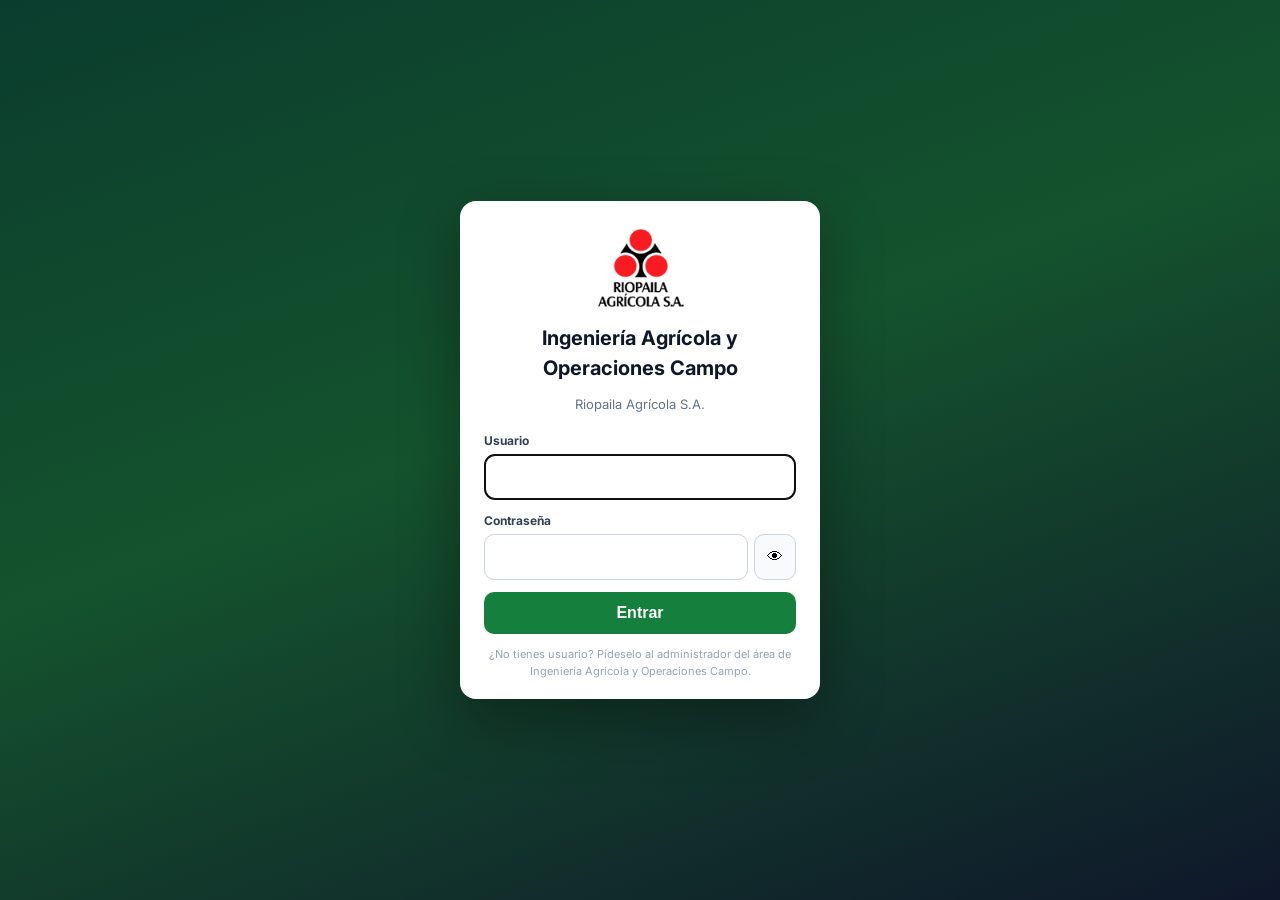
<file: index.html>
<!DOCTYPE html>
<html lang="es">
<head>
<meta charset="UTF-8">
<meta name="viewport" content="width=device-width, initial-scale=1.0">
<title>Comité APS · Dashboard Ejecutivo</title>
<meta name="theme-color" content="#0077aa">
<meta name="app-version" content="263">
<link rel="icon" href="img/icono-192.png" type="image/png">
<link rel="apple-touch-icon" href="img/icono-192.png">
<link rel="manifest" href="manifest.webmanifest">
<link rel="stylesheet" href="css/styles.css?v=263">
</head>
<body>
<div class="toast" id="toast"></div>

<header class="hdr">
  <div class="hdr-left">
    <img class="hdr-logo" src="img/logo-riopaila.png" alt="Riopaila Agrícola S.A." width="120" height="98">
    <div><div class="hdr-title">Comité APS · Dashboard</div><div class="hdr-sub">Renovación y siembra · Riopaila Agrícola</div><div class="hdr-firma">Luis Acosta · Especialista de Ingeniería Agrícola y Operaciones Campo</div></div>
  </div>
  <div class="hdr-right">
    <div class="search-wrap">
      <span class="search-icon">🔍</span>
      <input type="text" id="buscador" class="search-input" placeholder="Buscar en el portal: temas, personas, procesos, suertes…" autocomplete="off">
      <div class="search-results" id="search-results"></div>
    </div>
    <span class="hchip chip-date" id="chip-fecha" style="cursor:pointer"></span>
    <span class="hchip chip-sem" id="chip-sem" title="Clic para editar" style="cursor:pointer"></span>
    <span id="results-pill"></span>
    <span class="nota-act" id="nota-act"></span>
  </div>
</header>

<div class="fbar">
  <button class="fbtn-filtros" id="btn-filtros" type="button" aria-expanded="false">⚙️ Filtros<span id="filtros-n"></span></button>
  <div class="ffiltros" id="ffiltros">
    <label class="fchip"><span>Zona</span>
      <select id="sel-zona" class="fsel">
        <option value="all">Todas</option>
        <option value="1">Zona 1</option>
        <option value="2">Zona 2</option>
      </select></label>
    <label class="fchip"><span>Hacienda</span><select id="sel-hac" class="fsel"></select></label>
    <label class="fchip"><span>Cultivo</span>
      <select id="sel-cult" class="fsel">
        <option value="all">Todos</option>
        <option value="CAÑA">Caña</option>
        <option value="ARROZ">Arroz</option>
      </select></label>
    <label class="fchip"><span>Estado</span>
      <select id="sel-est" class="fsel">
        <option value="all">Todos</option>
        <option value="SEMBRADA">Sembrada</option>
        <option value="PENDIENTE">Pendiente</option>
      </select></label>
    <label class="fchip"><span>Ppto</span>
      <select id="sel-ppto" class="fsel">
        <option value="all">Todos</option>
        <option value="SI">En presupuesto</option>
        <option value="NO">Fuera presupuesto</option>
      </select></label>
    <label class="fchip"><span>Días lucro</span>
      <select id="sel-dias" class="fsel">
        <option value="all">Todos</option>
        <option value="critico">Crítico &lt;100</option>
        <option value="alerta">Alerta 100–200</option>
        <option value="normal">Normal &gt;200</option>
      </select></label>
  </div>
  <div class="facciones">
    <button class="fbtn-inicio" id="btn-inicio" title="Volver al portal de Ingeniería Agrícola">🏠 Inicio</button>
    <button class="fbtn-sim" id="btn-sim" title="Simulador de costos por suerte">💰 Simulador</button>
    <button class="fbtn-sim fbtn-lab" id="btn-labores" title="Control de labores de levante de las suertes cosechadas">🚜 Labores</button>
    <button class="freset" id="btn-reset" title="Quitar todos los filtros">✕<span class="txt-largo"> Limpiar</span></button>
    <button class="fbtn-excel" id="btn-excel" title="Descargar en Excel lo que muestra el dashboard">📊 Excel</button>
    <button class="fbtn-edit" id="btn-gestionar" hidden title="Gestionar datos">✏️ Editar</button>
    <button class="fbtn-refresh" id="btn-refresh" title="Refrescar">🔄</button>
  </div>
</div>

<div id="modal-overlay" style="display:none;position:fixed;inset:0;background:rgba(0,0,0,.45);z-index:500;backdrop-filter:blur(3px);align-items:center;justify-content:center">
  <div id="modal" style="background:#fff;border-radius:16px;width:680px;max-width:95vw;max-height:88vh;display:flex;flex-direction:column;box-shadow:0 24px 80px rgba(0,0,0,.2);overflow:hidden">
    <div style="padding:16px 22px;border-bottom:1px solid var(--bdr);display:flex;align-items:center;justify-content:space-between;background:var(--card2);flex-shrink:0">
      <div style="display:flex;align-items:center;gap:10px">
        <span style="font-size:18px" id="modal-icon">✏️</span>
        <div>
          <div style="font-size:13px;font-weight:800;color:var(--text)" id="modal-title">Gestionar datos</div>
          <div style="font-size:10px;color:var(--muted)" id="modal-sub"></div>
        </div>
      </div>
      <button id="modal-close" style="border:none;background:none;font-size:18px;cursor:pointer;color:var(--muted);padding:4px 8px;border-radius:6px" aria-label="Cerrar">✕</button>
    </div>
    <div id="modal-body" style="overflow-y:auto;flex:1;padding:20px 22px"></div>
    <div id="modal-footer" style="padding:14px 22px;border-top:1px solid var(--bdr);background:var(--card2);display:flex;gap:10px;justify-content:flex-end;flex-shrink:0;flex-wrap:wrap"></div>
  </div>
</div>

<main class="main">
  <!-- Portal y módulos (js/portal.js): se muestra uno según la dirección: inicio, aps, simulador, estructura, ppto2027 -->
  <section class="modulo" id="portal"></section>
  <section class="modulo" id="estructura"></section>
  <section class="modulo" id="ppto2027"></section>
  <section class="modulo" id="agronomia"></section>
  <section class="modulo" id="protocolos"></section>
  <section class="modulo" id="proyectos"></section>
  <section class="modulo" id="freaticos"></section>
  <section class="modulo" id="nfcosecha"></section>
  <section class="modulo" id="maestro"></section>
  <section class="modulo" id="usuarios"></section>
  <section class="modulo" id="pptodet"></section>
  <section class="modulo" id="labores"></section>

  <!-- Simulador de costos por suerte (se muestra con el botón 💰 Simulador) -->
  <section class="sim" id="simulador">
    <div class="sim-top">
      <div><div class="sim-tit">💰 Simulador de costos · suertes en proceso</div><div class="sim-subt" id="sim-sub"></div></div>
      <div class="sim-ayuda">Costo $/ha = pases × tarifa del contratista · Total $ = costo $/ha × área · Diferencia = presupuesto − costo</div>
    </div>
    <div class="sim-kpis" id="sim-kpis"></div>
    <div id="sim-suertes"></div>
    <details class="sim-param">
      <summary>⚙️ Tarifas por contratista y presupuesto por labor</summary>
      <div id="sim-param-cuerpo"></div>
    </details>
  </section>

  <section>
    <div class="sec-hdr"><div class="slbl" id="slbl"></div><button class="plegar-todo" id="btn-plegar-todo">⊟ Contraer todo</button></div>
    <div class="kgrid">
      <div class="kpi" style="--ka:var(--cyan);--kc:var(--cyan)"><div class="klbl">Lotes</div><div class="kval" id="k-lotes"></div><div class="ksub">predios activos</div></div>
      <div class="kpi" style="--ka:var(--cyan);--kc:var(--cyan)"><div class="klbl">Área APS (ha)</div><div class="kval" id="k-area"></div><div class="ksub">hectáreas</div></div>
      <div class="kpi" style="--ka:var(--green);--kc:var(--green)"><div class="klbl">Sembradas (ha)</div><div class="kval" id="k-semb"></div><div class="ksub" id="k-semb-s"></div><div class="kbar"><div class="kbarf" id="k-semb-b"></div></div></div>
      <div class="kpi" style="--ka:var(--amber);--kc:var(--amber)"><div class="klbl">Pendientes (ha)</div><div class="kval" id="k-pend"></div><div class="ksub" id="k-pend-s"></div></div>
      <div class="kpi" style="--ka:var(--amber);--kc:var(--amber)"><div class="klbl">% vs Presupuesto <button type="button" class="btn-detalle kpi-det" data-ver-ppto title="Ver qué se ha hecho y qué falta del presupuesto 2026">🔎 Ver detalle</button></div><div class="kval" id="k-av"></div><div class="ksub" id="k-av-s"></div><div class="kbar"><div class="kbarf" id="k-av-b"></div></div></div>
      <div class="kpi" style="--ka:var(--cyan);--kc:var(--cyan)"><div class="klbl">Días lucro prom.</div><div class="kval" id="k-dias"></div><div class="ksub" id="k-dias-s">promedio filtrado</div></div>
      <div class="kpi" style="--ka:var(--green);--kc:var(--green)"><div class="klbl">Caña / Arroz</div><div class="kval" id="k-cult" style="font-size:15px"></div><div class="ksub">ha sembradas</div></div>
      <div class="kpi" style="--ka:var(--amber);--kc:var(--amber)"><div class="klbl">En / Fuera ppto</div><div class="kval" id="k-ppto" style="font-size:15px"></div><div class="ksub">ha (SI / NO)</div></div>
    </div>
  </section>

  <div class="g3">
    <div class="panel">
      <div class="ph"><div class="pht">Resumen por zona</div><div class="ptag">RESUMEN</div></div>
      <div class="pb0" style="overflow-x:auto"><table><thead><tr><th>Zona</th><th>Caña</th><th>Arroz</th><th>Sembrado</th><th>Pendiente</th><th>Total</th><th>% Av.</th></tr></thead><tbody id="zona-tbody"></tbody></table></div>
    </div>
    <div class="panel">
      <div class="ph"><div class="pht">Por cultivo</div><div class="ptag">ÁREA</div></div>
      <div class="pb">
        <div class="dw">
          <svg viewBox="0 0 130 130" width="110" height="110" style="flex-shrink:0">
            <circle r="44" cx="65" cy="65" fill="none" stroke="#e2eaf3" stroke-width="17"/>
            <circle id="d-cana"  r="44" cx="65" cy="65" fill="none" stroke="var(--green)" stroke-width="17" stroke-dasharray="0 276" stroke-dashoffset="69" transform="rotate(-90 65 65)" style="transition:stroke-dasharray .4s"/>
            <circle id="d-arroz" r="44" cx="65" cy="65" fill="none" stroke="var(--cyan)"  stroke-width="17" stroke-dasharray="0 276" stroke-dashoffset="69" transform="rotate(-90 65 65)" style="transition:stroke-dasharray .4s"/>
            <text id="d-pct" x="65" y="62" text-anchor="middle" fill="var(--text)" font-size="12" font-weight="800" font-family="JetBrains Mono"></text>
            <text x="65" y="76" text-anchor="middle" fill="var(--muted)" font-size="8" font-family="Inter">caña</text>
          </svg>
          <div class="leg">
            <div class="lgi"><div class="ldot" style="background:var(--green)"></div><div><div style="font-weight:600;font-size:11px">Caña</div><div style="font-size:9px;color:var(--muted)" id="leg-c"></div></div></div>
            <div class="lgi"><div class="ldot" style="background:var(--cyan)"></div><div><div style="font-weight:600;font-size:11px">Arroz</div><div style="font-size:9px;color:var(--muted)" id="leg-a"></div></div></div>
          </div>
        </div>
      </div>
    </div>
    <div class="panel">
      <div class="ph"><div class="pht">Avance por zona</div><div class="ptag">%</div></div>
      <div class="pb" id="zona-cards"></div>
    </div>
  </div>

  <div class="acc" id="acc-labores">
    <div class="acc-hdr" id="acc-btn">
      <div class="acc-htitle" style="flex-wrap:wrap">
        🚜 Suertes en proceso · Labores semana pasada
        <span class="ptag">RUTA SEM. PASADA</span>
        <span class="ptag" id="acc-tag" style="background:rgba(180,83,9,.1);color:var(--amber)"></span>
      </div>
      <div style="display:flex;align-items:center;gap:12px">
        <span style="font-size:10px;color:var(--muted)" id="acc-hint">Clic para expandir</span>
        <span class="acc-arrow" id="acc-arrow">▼</span>
      </div>
    </div>
    <div class="acc-body" id="acc-body">
      <div class="comp" id="comp-labores">
        <div class="comp-tit comp-tit-fila"><span>Comparativo de labores · semana anterior vs semana actual</span><button type="button" class="btn-rotar" id="btn-rotar" hidden title="La semana actual pasa a ser la anterior y la actual queda como la semana de hoy">⇦ Pasar semana actual a anterior</button></div>
        <div class="comp-grid">
          <div class="comp-pie"><div class="comp-sem" id="comp-sem-0"></div><svg id="pie-ant" viewBox="0 0 160 160" width="140" height="140"></svg></div>
          <div class="comp-pie"><div class="comp-sem" id="comp-sem-1"></div><svg id="pie-act" viewBox="0 0 160 160" width="140" height="140"></svg></div>
          <div class="comp-tabla"><table><thead id="comp-thead"></thead><tbody id="comp-tbody"></tbody></table><div class="comp-nota" id="comp-nota"></div></div>
        </div>
      </div>
      <div class="sem-actual">
        <div class="comp-tit sem-actual-tit">Semana actual · detalle por labor</div>
        <div class="sem-actual-cuerpo">
        <div style="padding:16px 20px;border-right:1px solid var(--bdr);display:flex;flex-direction:column;align-items:center;gap:14px;flex-shrink:0">
          <div style="font-size:9px;font-weight:700;text-transform:uppercase;letter-spacing:.7px;color:var(--muted)">Distribución por labor</div>
          <svg id="pie-labor" viewBox="0 0 160 160" width="148" height="148"></svg>
          <div id="pie-legend" style="display:flex;flex-direction:column;gap:5px;width:100%"></div>
        </div>
        <div style="flex:1;min-width:0;display:flex;flex-direction:column">
          <div class="ltabs" id="labor-tabs"></div>
          <div id="labor-panels" style="flex:1"></div>
        </div>
        </div>
      </div>
    </div>
  </div>

  <div class="g2">
    <div class="panel">
      <div class="ph"><div class="pht">Avance por hacienda</div><div class="ptag">PANEL CONTROL</div></div>
      <div class="pb" id="hac-list"></div>
    </div>
    <div class="panel">
      <div class="ph"><div class="pht">Detalle lotes · Comité APS</div><div class="seg" id="lotes-est"><button type="button" data-e="all" class="on">Todas</button><button type="button" data-e="SEMBRADA">Sembradas</button><button type="button" data-e="PENDIENTE">Pendientes</button></div><div class="ptag" id="lotes-tag"></div></div>
      <div class="pb0" style="max-height:390px;overflow:auto">
        <table><thead><tr><th>Suerte</th><th style="text-align:left">Hacienda</th><th>Z</th><th>Área</th><th>Cultivo</th><th>Días</th><th>Estado</th><th>Ppto</th></tr></thead>
        <tbody id="lotes-tbody"></tbody></table>
        <div class="nores" id="nores" hidden>Sin lotes para los filtros seleccionados.</div>
      </div>
    </div>
  </div>

  <div class="g3">
    <div class="panel">
      <div class="ph"><div class="pht">Ruta de siembra vigente</div><div class="ptag sem-tag"></div></div>
      <div class="pb">
        <div style="margin-bottom:13px;padding:9px 11px;background:rgba(180,83,9,.06);border:1px solid rgba(180,83,9,.2);border-radius:8px;display:flex;justify-content:space-between;align-items:center">
          <div style="font-size:9.5px;color:var(--dim)">Área total semana (pendiente)</div>
          <div style="font-family:var(--mono);font-size:16px;font-weight:800;color:var(--amber)" id="ruta-tot"></div>
        </div>
        <div id="ruta-list"></div>
      </div>
    </div>
    <div class="panel">
      <div class="ph"><div class="pht">Avance labores</div><div class="ptag sem-tag"></div></div>
      <div class="pb">
        <div style="text-align:center;padding:9px;background:rgba(0,119,170,.05);border:1px solid rgba(0,119,170,.15);border-radius:8px;margin-bottom:13px">
          <div style="font-size:8px;color:var(--muted);text-transform:uppercase;letter-spacing:.5px" id="lab-n"></div>
          <div style="font-family:var(--mono);font-size:19px;font-weight:800;color:var(--cyan)" id="lab-ha"></div>
        </div>
        <div id="lab-list"></div>
      </div>
    </div>
    <div class="panel">
      <div class="ph"><div class="pht">Variedades de siembra</div><div class="ptag">ÁREA</div></div>
      <div class="pb" id="var-list"></div>
    </div>
  </div>

  <div class="panel">
    <div class="ph"><div class="pht">Presupuesto mensual de siembra 2026 (ha)</div><div style="display:flex;gap:6px;align-items:center"><button type="button" class="btn-detalle" id="btn-ppto-det" title="Cruce del presupuesto 2026 con lo sembrado y en proceso">🔎 Ver detalle</button><div class="ptag">PPTO 2026</div></div></div>
    <div class="pb">
      <div class="mg-wrap"><div class="mg" id="mg"></div></div>
      <div style="margin-top:9px;font-size:9px;color:var(--muted)" id="mg-foot"></div>
    </div>
  </div>

  <div class="g2">
    <div class="panel">
      <div class="ph"><div class="pht">Costos de preparación</div><div class="ptag">PANEL CONTROL</div></div>
      <div class="pb" id="costos"></div>
    </div>
    <div class="panel">
      <div class="ph"><div class="pht">En presupuesto vs fuera</div><div class="ptag">PPTO 2026</div></div>
      <div class="pb">
        <div style="display:flex;gap:12px;margin-bottom:16px">
          <div style="flex:1;background:rgba(0,135,90,.06);border:1px solid rgba(0,135,90,.22);border-radius:9px;padding:12px;text-align:center">
            <div style="font-size:8px;color:var(--muted);text-transform:uppercase;letter-spacing:.5px;margin-bottom:4px">En presupuesto</div>
            <div style="font-family:var(--mono);font-size:22px;font-weight:900;color:var(--green)" id="psi-ha"></div>
            <div style="font-size:9px;color:var(--dim)" id="psi-l"></div>
          </div>
          <div style="flex:1;background:rgba(192,57,43,.06);border:1px solid rgba(192,57,43,.22);border-radius:9px;padding:12px;text-align:center">
            <div style="font-size:8px;color:var(--muted);text-transform:uppercase;letter-spacing:.5px;margin-bottom:4px">Fuera presupuesto</div>
            <div style="font-family:var(--mono);font-size:22px;font-weight:900;color:var(--red)" id="pno-ha"></div>
            <div style="font-size:9px;color:var(--dim)" id="pno-l"></div>
          </div>
        </div>
        <div style="font-size:9px;color:var(--muted);text-transform:uppercase;letter-spacing:.5px;font-weight:700;margin-bottom:9px">Distribución días de lucro</div>
        <div style="display:flex;flex-direction:column;gap:7px" id="dias-dist"></div>
        <div style="margin-top:11px;padding:7px 11px;background:var(--card2);border-radius:7px;border:1px solid var(--bdr);display:flex;justify-content:space-between">
          <span style="font-size:9.5px;color:var(--muted)">Promedio días lucro</span>
          <span style="font-family:var(--mono);font-size:11.5px;font-weight:700;color:var(--text)" id="dias-avg"></span>
        </div>
      </div>
    </div>
  </div>

  <div style="text-align:center;padding:12px 0;font-size:9px;color:var(--muted);border-top:1px solid var(--bdr)" id="footer"></div>
</main>

<script src="js/datos.js?v=263"></script>
<script src="js/data.js?v=263"></script>
<script src="js/store.js?v=263"></script>
<script src="js/importer.js?v=263"></script>
<script src="js/app.js?v=263"></script>
<script src="js/exportar.js?v=263"></script>
<script src="js/gestion.js?v=263"></script>
<script src="js/sim-datos.js?v=263"></script>
<script src="js/simulador.js?v=263"></script>
<script src="js/portal.js?v=263"></script>
<script src="js/freatico.js?v=263"></script>
<script src="js/freatico-comp.js?v=263"></script>
<script src="js/maestro.js?v=263"></script>
<script src="js/freatico-cosecha.js?v=263"></script>
<script src="js/labores.js?v=263"></script>
<script src="js/inge.js?v=263"></script>
<script src="js/acceso.js?v=263"></script>
<script>
  if ('serviceWorker' in navigator && location.protocol.startsWith('http')) {
    navigator.serviceWorker.register('sw.js').catch(() => {});
  }
</script>
</body>
</html>
</file>
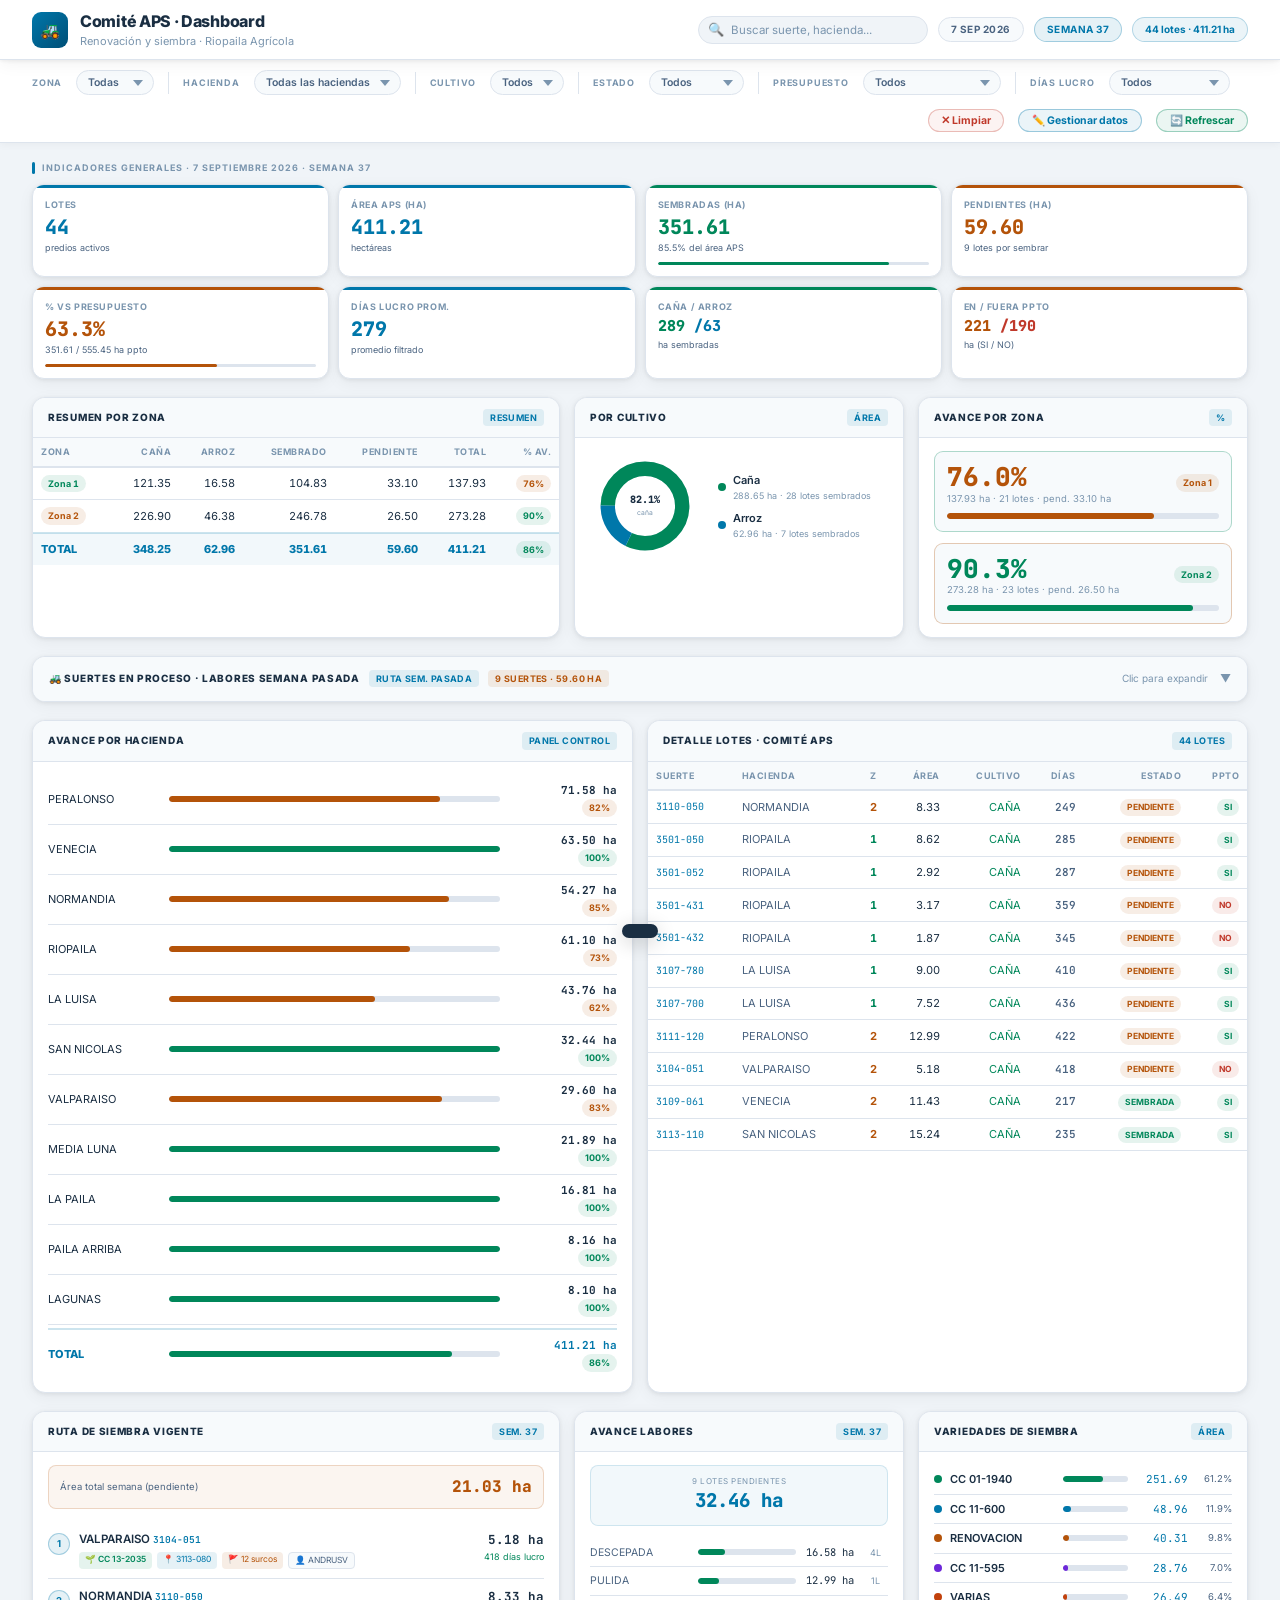
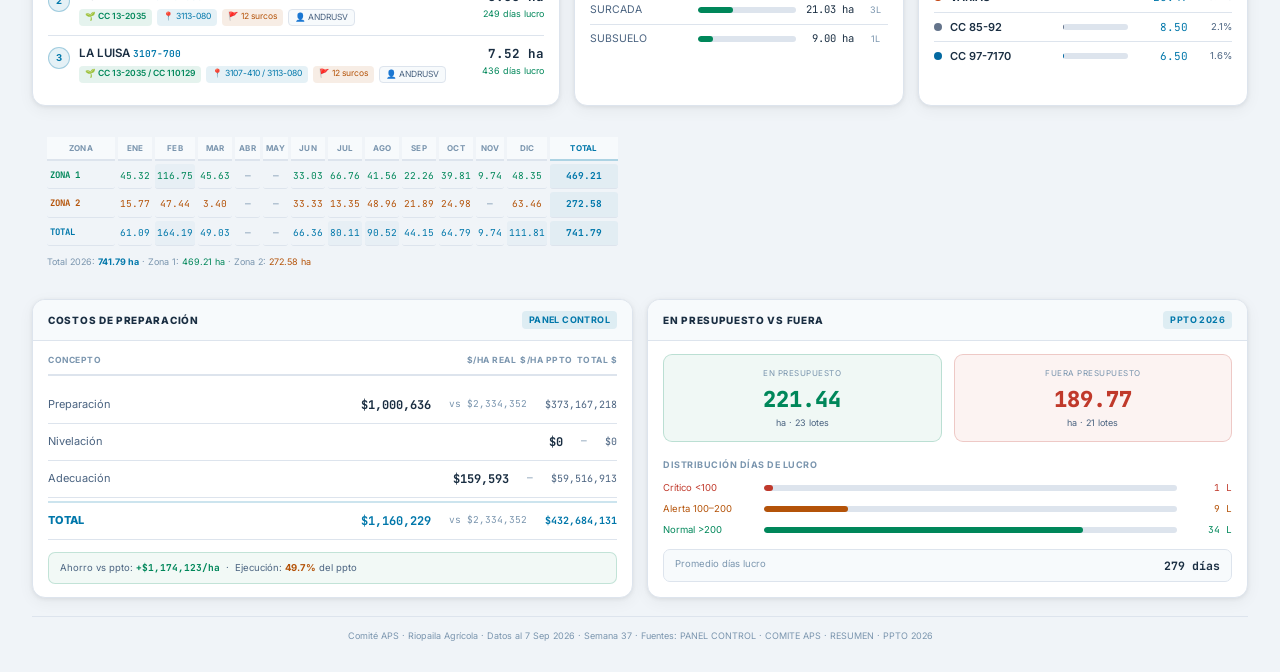
<file: Comité APS · Dashboard Ejecutivo.html>
<!DOCTYPE html>
<html lang="es">
<head>
<meta charset="UTF-8">
<meta name="viewport" content="width=device-width, initial-scale=1.0">
<title>Comité APS · Dashboard Ejecutivo</title>
<style>
@import url('https://fonts.googleapis.com/css2?family=Inter:wght@300;400;500;600;700;800;900&family=JetBrains+Mono:wght@400;500;600&display=swap');
:root{
  --bg:#f0f4f8;--surf:#ffffff;--card:#ffffff;--card2:#f7fafc;--bdr:#dde4ed;--bdr2:#b8c8db;
  --cyan:#0077aa;--green:#00875a;--amber:#b45309;--red:#c0392b;--violet:#6d28d9;
  --muted:#7a95ae;--dim:#4a6380;--text:#1a2e42;--white:#ffffff;
  --mono:'JetBrains Mono',monospace;--sans:'Inter',sans-serif;
  --shadow:0 1px 4px rgba(0,0,0,.07),0 4px 16px rgba(0,0,0,.05);
}
*,*::before,*::after{box-sizing:border-box;margin:0;padding:0}
html{scroll-behavior:smooth}
body{background:var(--bg);color:var(--text);font-family:var(--sans);font-size:13px;line-height:1.5;min-height:100vh}
.hdr{background:var(--surf);border-bottom:1px solid var(--bdr);padding:0 32px;height:60px;display:flex;align-items:center;justify-content:space-between;position:sticky;top:0;z-index:200;box-shadow:var(--shadow)}
.hdr-left{display:flex;align-items:center;gap:12px}
.hdr-icon{width:36px;height:36px;background:linear-gradient(135deg,var(--cyan),#004f77);border-radius:9px;display:flex;align-items:center;justify-content:center;font-size:16px}
.hdr-title{font-size:16px;font-weight:800;color:var(--text);letter-spacing:-.3px}
.hdr-sub{font-size:11px;color:var(--muted)}
.hdr-right{display:flex;align-items:center;gap:10px}
.search-wrap{position:relative}
.search-icon{position:absolute;left:10px;top:50%;transform:translateY(-50%);font-size:13px;pointer-events:none}
.search-input{padding:6px 12px 6px 32px;border-radius:20px;border:1px solid var(--bdr);background:var(--bg);color:var(--text);font-size:11.5px;font-family:var(--sans);width:230px;outline:none;transition:all .2s}
.search-input::placeholder{color:var(--muted)}
.search-input:focus{border-color:rgba(0,119,170,.5);background:#fff;box-shadow:0 0 0 3px rgba(0,119,170,.1);width:270px}
.search-results{position:absolute;top:calc(100% + 6px);right:0;width:340px;background:#fff;border:1px solid var(--bdr);border-radius:12px;box-shadow:0 8px 32px rgba(0,0,0,.12);z-index:999;overflow:hidden;display:none}
.search-results.show{display:block}
.sr-header{padding:8px 14px;font-size:9px;font-weight:700;text-transform:uppercase;letter-spacing:.6px;color:var(--muted);border-bottom:1px solid var(--bdr);background:var(--card2)}
.sr-item{display:flex;align-items:center;gap:10px;padding:9px 14px;cursor:pointer;border-bottom:1px solid var(--bdr);transition:background .1s}
.sr-item:last-child{border-bottom:none}
.sr-item:hover{background:#f0f7ff}
.sr-sue{font-family:var(--mono);font-size:11px;font-weight:700;color:var(--cyan);width:80px;flex-shrink:0}
.sr-hac{font-size:11px;color:var(--text);flex:1}
.sr-area{font-family:var(--mono);font-size:10px;color:var(--dim);width:50px;text-align:right;flex-shrink:0}
.sr-chips{display:flex;gap:4px;flex-shrink:0}
.sr-empty{padding:18px 14px;text-align:center;font-size:11px;color:var(--muted)}
.sr-highlight{background:#fff3cd;border-radius:3px;padding:0 2px}
.hchip{padding:4px 12px;border-radius:20px;font-size:10px;font-weight:700;text-transform:uppercase;letter-spacing:.5px}
.chip-date{background:var(--card2);border:1px solid var(--bdr);color:var(--dim)}
.chip-date:hover{border-color:rgba(0,119,170,.4);color:var(--cyan)}
.chip-sem{background:rgba(0,119,170,.1);border:1px solid rgba(0,119,170,.3);color:var(--cyan)}
.chip-sem:hover{background:rgba(0,119,170,.18)}
#results-pill{background:rgba(0,119,170,.08);border:1px solid rgba(0,119,170,.25);border-radius:20px;padding:4px 12px;font-size:10px;color:var(--cyan);font-weight:700;white-space:nowrap;transition:all .2s}
.fbar{background:var(--surf);border-bottom:1px solid var(--bdr);padding:10px 32px;display:flex;align-items:center;gap:14px;flex-wrap:wrap;position:sticky;top:60px;z-index:190;box-shadow:0 2px 8px rgba(0,0,0,.04)}
.flbl{font-size:9px;font-weight:700;text-transform:uppercase;letter-spacing:.8px;color:var(--muted);white-space:nowrap}
.fg{display:flex;align-items:center;gap:5px;flex-wrap:wrap}
.fsep{width:1px;height:22px;background:var(--bdr);flex-shrink:0}
.fbtn{padding:4px 11px;border-radius:20px;border:1px solid var(--bdr);background:var(--card2);color:var(--dim);font-size:10.5px;font-weight:600;cursor:pointer;transition:all .15s;white-space:nowrap;font-family:var(--sans)}
.fbtn:hover{border-color:var(--bdr2);color:var(--text);background:var(--bg)}
.fbtn.on{background:rgba(0,119,170,.1);border-color:rgba(0,119,170,.4);color:var(--cyan)}
.fbtn.on-g{background:rgba(0,135,90,.1);border-color:rgba(0,135,90,.4);color:var(--green)}
.fbtn.on-a{background:rgba(180,83,9,.1);border-color:rgba(180,83,9,.35);color:var(--amber)}
.fbtn.on-r{background:rgba(192,57,43,.1);border-color:rgba(192,57,43,.35);color:var(--red)}
.freset{padding:4px 12px;border-radius:20px;border:1px solid rgba(192,57,43,.3);background:rgba(192,57,43,.06);color:var(--red);font-size:10.5px;font-weight:700;cursor:pointer;transition:all .15s;font-family:var(--sans);margin-left:auto}
.freset:hover{background:rgba(192,57,43,.12)}
.fbtn-edit{padding:4px 13px;border-radius:20px;border:1px solid rgba(0,119,170,.35);background:rgba(0,119,170,.08);color:var(--cyan);font-size:10.5px;font-weight:700;cursor:pointer;transition:all .15s;font-family:var(--sans)}
.fbtn-edit:hover{background:rgba(0,119,170,.16)}
.fbtn-refresh{padding:4px 13px;border-radius:20px;border:1px solid rgba(0,135,90,.35);background:rgba(0,135,90,.08);color:var(--green);font-size:10.5px;font-weight:700;cursor:pointer;transition:all .15s;font-family:var(--sans)}
.fbtn-refresh:hover{background:rgba(0,135,90,.16)}
.fbtn-refresh.spinning .r-icon{display:inline-block;animation:spin .6s linear infinite}
@keyframes spin{to{transform:rotate(360deg)}}
/* Modal inputs */
.minput{width:100%;padding:8px 12px;border:1px solid var(--bdr);border-radius:8px;font-size:12px;font-family:var(--sans);color:var(--text);background:#fff;outline:none;transition:border-color .15s}
.minput:focus{border-color:rgba(0,119,170,.5);box-shadow:0 0 0 3px rgba(0,119,170,.1)}
.mselect{width:100%;padding:8px 12px;border:1px solid var(--bdr);border-radius:8px;font-size:12px;font-family:var(--sans);color:var(--text);background:#fff;outline:none;cursor:pointer}
.mlabel{font-size:9.5px;font-weight:700;text-transform:uppercase;letter-spacing:.5px;color:var(--muted);margin-bottom:5px;display:block}
.mrow{display:grid;gap:12px;margin-bottom:14px}
.mbtn{padding:7px 18px;border-radius:8px;border:none;font-size:11.5px;font-weight:700;cursor:pointer;font-family:var(--sans);transition:all .15s}
.mbtn-primary{background:var(--cyan);color:#fff}
.mbtn-primary:hover{background:#005f88}
.mbtn-danger{background:rgba(192,57,43,.1);color:var(--red);border:1px solid rgba(192,57,43,.3)}
.mbtn-danger:hover{background:rgba(192,57,43,.18)}
.mbtn-ghost{background:var(--card2);color:var(--dim);border:1px solid var(--bdr)}
.mbtn-ghost:hover{background:var(--bg)}
.mbtn-warn{background:rgba(180,83,9,.1);color:var(--amber);border:1px solid rgba(180,83,9,.3)}
.mbtn-warn:hover{background:rgba(180,83,9,.18)}
/* Home menu */
.menu-grid{display:grid;grid-template-columns:1fr 1fr;gap:12px}
.menu-card{padding:18px;border:1px solid var(--bdr);border-radius:12px;cursor:pointer;transition:all .15s;background:var(--card2);display:flex;flex-direction:column;gap:6px}
.menu-card:hover{border-color:rgba(0,119,170,.4);background:#f0f7ff;transform:translateY(-1px);box-shadow:0 4px 16px rgba(0,119,170,.1)}
.menu-icon{font-size:24px}
.menu-title{font-size:13px;font-weight:700;color:var(--text)}
.menu-desc{font-size:10px;color:var(--muted);line-height:1.4}
/* Ruta items */
.ruta-edit-item{display:flex;align-items:center;gap:8px;padding:9px 12px;border:1px solid var(--bdr);border-radius:9px;background:var(--card2);margin-bottom:8px;cursor:grab}
.ruta-edit-item:active{cursor:grabbing;background:#e8f4ff;border-color:rgba(0,119,170,.3)}
.ruta-drag-handle{color:var(--muted);font-size:14px;cursor:grab;flex-shrink:0}
.ruta-edit-info{flex:1;min-width:0}
.ruta-edit-hac{font-size:12px;font-weight:700;color:var(--text)}
.ruta-edit-sue{font-size:10px;font-family:var(--mono);color:var(--cyan)}
.ruta-edit-area{font-size:11px;font-family:var(--mono);color:var(--dim);margin-right:4px}
/* Lotes table edit */
.etbl{width:100%;border-collapse:collapse;font-size:11px}
.etbl th{font-size:8.5px;font-weight:700;text-transform:uppercase;letter-spacing:.4px;color:var(--muted);padding:6px 8px;border-bottom:2px solid var(--bdr);text-align:left;background:var(--card2);white-space:nowrap}
.etbl td{padding:6px 8px;border-bottom:1px solid var(--bdr);color:var(--text);vertical-align:middle}
.etbl tr:last-child td{border-bottom:none}
.etbl tr:hover td{background:#f7fafc}
.inline-input{border:1px solid transparent;border-radius:5px;padding:2px 5px;font-size:11px;font-family:var(--mono);color:var(--text);background:transparent;width:100%;outline:none}
.inline-input:focus{border-color:rgba(0,119,170,.4);background:#fff}
.fsel{padding:5px 30px 5px 11px;border-radius:20px;border:1px solid var(--bdr);background:var(--card2);color:var(--dim);font-size:10.5px;font-weight:600;cursor:pointer;font-family:var(--sans);appearance:none;-webkit-appearance:none;background-image:url("data:image/svg+xml,%3Csvg xmlns='http://www.w3.org/2000/svg' width='10' height='6' viewBox='0 0 10 6'%3E%3Cpath d='M0 0l5 6 5-6z' fill='%237a95ae'/%3E%3C/svg%3E");background-repeat:no-repeat;background-position:right 10px center;outline:none;transition:all .15s}
.fsel:hover{border-color:var(--bdr2);color:var(--text)}
.fsel.on{background-color:rgba(0,119,170,.1);border-color:rgba(0,119,170,.4);color:var(--cyan)}
.main{padding:18px 32px;display:flex;flex-direction:column;gap:18px}
.slbl{font-size:9px;font-weight:700;text-transform:uppercase;letter-spacing:1px;color:var(--muted);display:flex;align-items:center;gap:7px;margin-bottom:9px}
.slbl::before{content:'';width:3px;height:12px;background:var(--cyan);border-radius:2px;display:block}
.kgrid{display:grid;grid-template-columns:repeat(8,1fr);gap:9px}
.kpi{background:var(--card);border:1px solid var(--bdr);border-radius:12px;padding:13px 12px 11px;position:relative;overflow:hidden;transition:transform .15s,box-shadow .15s;box-shadow:var(--shadow)}
.kpi:hover{transform:translateY(-2px);box-shadow:0 4px 20px rgba(0,0,0,.1)}
.kpi::before{content:'';position:absolute;top:0;left:0;right:0;height:3px;background:var(--ka,var(--cyan));border-radius:12px 12px 0 0}
.klbl{font-size:9px;font-weight:700;text-transform:uppercase;letter-spacing:.6px;color:var(--muted);margin-bottom:6px}
.kval{font-size:20px;font-weight:900;color:var(--kc,var(--cyan));line-height:1;font-family:var(--mono);margin-bottom:4px;transition:all .3s}
.ksub{font-size:9px;color:var(--dim)}
.kbar{margin-top:7px;height:3px;background:var(--bdr);border-radius:3px;overflow:hidden}
.kbarf{height:100%;border-radius:3px;transition:width .5s ease}
.g2{display:grid;grid-template-columns:1fr 1fr;gap:14px}
.g3{display:grid;grid-template-columns:1.6fr 1fr 1fr;gap:14px}
.panel{background:var(--card);border:1px solid var(--bdr);border-radius:13px;overflow:hidden;box-shadow:var(--shadow)}
.ph{padding:11px 15px;border-bottom:1px solid var(--bdr);display:flex;align-items:center;justify-content:space-between;gap:8px;background:var(--card2)}
.pht{font-size:10px;font-weight:800;text-transform:uppercase;letter-spacing:.7px;color:var(--text)}
.ptag{font-size:9px;font-weight:700;text-transform:uppercase;letter-spacing:.4px;background:rgba(0,119,170,.1);color:var(--cyan);border-radius:4px;padding:2px 7px;white-space:nowrap}
.pb{padding:13px 15px}
.pb0{padding:0 0 4px}
table{width:100%;border-collapse:collapse}
th{font-size:9px;font-weight:700;text-transform:uppercase;letter-spacing:.5px;color:var(--muted);padding:7px 8px;border-bottom:2px solid var(--bdr);text-align:right;white-space:nowrap;background:var(--card2)}
th:first-child{text-align:left}
td{padding:7px 8px;font-size:11px;color:var(--text);border-bottom:1px solid var(--bdr);text-align:right;font-variant-numeric:tabular-nums;transition:background .12s}
td:first-child{text-align:left}
tr:last-child td{border-bottom:none}
tr.tot td{font-weight:800;color:var(--cyan);background:rgba(0,119,170,.05);border-top:2px solid rgba(0,119,170,.2)}
tr:not(.tot):hover td{background:#f0f7ff}
.chip{display:inline-block;padding:2px 7px;border-radius:20px;font-size:9px;font-weight:700}
.cg{background:rgba(0,135,90,.1);color:var(--green)}
.ca{background:rgba(180,83,9,.1);color:var(--amber)}
.cr{background:rgba(192,57,43,.1);color:var(--red)}
.cc{background:rgba(0,119,170,.1);color:var(--cyan)}
.hac{display:flex;align-items:center;gap:9px;padding:7px 0;border-bottom:1px solid var(--bdr);transition:opacity .2s}
.hac:last-child{border-bottom:none}
.hac.dim{opacity:.22}
.hn{width:112px;font-size:11px;color:var(--text);flex-shrink:0}
.hb{flex:1}
.bt{height:6px;background:var(--bdr);border-radius:4px;overflow:hidden}
.bf{height:100%;border-radius:4px;transition:width .5s ease}
.hr{width:108px;text-align:right;flex-shrink:0}
.hha{font-size:11px;font-weight:700;font-family:var(--mono);color:var(--text)}
.hp{font-size:9px;color:var(--dim);margin-top:1px}
.vrow{display:flex;align-items:center;gap:8px;padding:6px 0;border-bottom:1px solid var(--bdr)}
.vrow:last-child{border-bottom:none}
.vdot{width:8px;height:8px;border-radius:50%;flex-shrink:0}
.vname{width:105px;font-size:11px;font-weight:600;color:var(--text)}
.vb{flex:1}
.vha{width:52px;text-align:right;font-family:var(--mono);font-size:11px;color:var(--cyan)}
.vpct{width:36px;text-align:right;font-size:9.5px;color:var(--dim)}
.ri{display:flex;gap:9px;align-items:flex-start;padding:9px 0;border-bottom:1px solid var(--bdr);transition:opacity .2s}
.ri:last-child{border-bottom:none}
.ri.dim{opacity:.22}
.rnum{width:22px;height:22px;border-radius:50%;background:rgba(0,119,170,.1);border:1px solid rgba(0,119,170,.3);display:flex;align-items:center;justify-content:center;font-size:9.5px;font-weight:700;color:var(--cyan);flex-shrink:0;margin-top:2px}
.rif{flex:1}
.rhac{font-size:11.5px;font-weight:600;color:var(--text)}
.rsue{font-size:9.5px;font-family:var(--mono);color:var(--cyan)}
.rrr{text-align:right}
.rha{font-family:var(--mono);font-size:12.5px;font-weight:700;color:var(--text)}
.rdias{font-size:9px}
.li{display:flex;align-items:center;gap:8px;padding:6px 0;border-bottom:1px solid var(--bdr)}
.li:last-child{border-bottom:none}
.ln{width:100px;font-size:10.5px;color:var(--dim)}
.lb{flex:1}
.lv{width:50px;text-align:right;font-family:var(--mono);font-size:10.5px;color:var(--text)}
.ll{width:26px;text-align:center;font-size:9px;color:var(--muted)}
.zcard{background:var(--card2);border:1px solid var(--bdr);border-radius:9px;padding:12px;transition:all .2s}
.zcard.dim{opacity:.22}
.znum{font-size:26px;font-weight:900;font-family:var(--mono);line-height:1}
.zha{font-size:9.5px;color:var(--muted);margin-bottom:7px}
.mg{display:grid;grid-template-columns:68px repeat(12,1fr) 68px;gap:3px}
.mh{font-size:8px;font-weight:700;text-align:center;padding:5px 2px;text-transform:uppercase;letter-spacing:.3px;color:var(--muted);border-bottom:2px solid var(--bdr);background:var(--card2)}
/* ── PANEL PLEGABLE LABORES ── */
.acc{border:1px solid var(--bdr);border-radius:13px;overflow:hidden;box-shadow:var(--shadow);background:var(--card)}
.acc-hdr{display:flex;align-items:center;justify-content:space-between;padding:13px 16px;cursor:pointer;user-select:none;background:var(--card2);border-bottom:1px solid transparent;transition:background .15s}
.acc-hdr:hover{background:#edf3fa}
.acc-hdr.open{border-bottom-color:var(--bdr)}
.acc-htitle{font-size:10px;font-weight:800;text-transform:uppercase;letter-spacing:.7px;color:var(--text);display:flex;align-items:center;gap:9px}
.acc-arrow{font-size:11px;color:var(--muted);transition:transform .25s;display:inline-block}
.acc-arrow.open{transform:rotate(180deg)}
.acc-body{display:none}
.acc-body.open{display:block}
.ltabs{display:flex;gap:0;border-bottom:1px solid var(--bdr);overflow-x:auto;background:var(--card2)}
.ltab{padding:9px 16px;font-size:10px;font-weight:700;text-transform:uppercase;letter-spacing:.5px;color:var(--muted);cursor:pointer;border-bottom:2px solid transparent;transition:all .15s;white-space:nowrap;flex-shrink:0}
.ltab:hover{color:var(--text);background:rgba(0,119,170,.04)}
.ltab.active{color:var(--cyan);border-bottom-color:var(--cyan);background:rgba(0,119,170,.05)}
.lpanel{display:none;padding:14px 16px}
.lpanel.active{display:block}
.lsummary{display:flex;gap:10px;margin-bottom:14px;flex-wrap:wrap}
.lscard{background:var(--card2);border:1px solid var(--bdr);border-radius:9px;padding:10px 14px;flex:1;min-width:110px}
.lscard-lbl{font-size:8.5px;font-weight:700;text-transform:uppercase;letter-spacing:.5px;color:var(--muted);margin-bottom:4px}
.lscard-val{font-size:19px;font-weight:900;font-family:var(--mono);color:var(--cyan)}
.lscard-sub{font-size:9px;color:var(--dim);margin-top:2px}
.ltbl-wrap{overflow-y:auto;max-height:240px;border-radius:8px;border:1px solid var(--bdr)}
.mh.mt{color:var(--cyan);border-color:rgba(0,119,170,.3)}
.mc{font-size:9.5px;font-family:var(--mono);text-align:center;padding:5px 2px;border-radius:3px;border-bottom:1px solid var(--bdr);color:var(--muted)}
.mc.mv{color:var(--text)}
.mc.mt{color:var(--cyan);font-weight:700;background:rgba(0,119,170,.06)}
.mc.ml{text-align:left;font-size:9px;font-weight:700;padding-left:3px}
.mc.mh2{background:rgba(0,119,170,.04)}
.cr2{display:flex;justify-content:space-between;align-items:center;padding:9px 0;border-bottom:1px solid var(--bdr)}
.cr2:last-child{border-bottom:none}
.cl{font-size:11px;color:var(--dim)}
.cvs{display:flex;gap:18px;align-items:center}
.creal{font-family:var(--mono);font-size:12px;font-weight:700;color:var(--text)}
.cppto{font-family:var(--mono);font-size:9.5px;color:var(--muted)}
.ctot{font-family:var(--mono);font-size:10px;color:var(--dim)}
.dw{display:flex;align-items:center;gap:18px}
.leg{display:flex;flex-direction:column;gap:8px}
.lgi{display:flex;align-items:center;gap:7px;font-size:11px}
.ldot{width:8px;height:8px;border-radius:50%;flex-shrink:0}
.toast{position:fixed;bottom:22px;left:50%;transform:translateX(-50%) translateY(60px);background:var(--text);border-radius:22px;padding:7px 18px;font-size:10.5px;color:#fff;font-weight:600;transition:transform .22s ease;z-index:999;pointer-events:none;white-space:nowrap;box-shadow:0 4px 20px rgba(0,0,0,.2)}
.toast.show{transform:translateX(-50%) translateY(0)}
.nores{text-align:center;padding:28px 14px;color:var(--muted);font-size:11px}
::-webkit-scrollbar{width:5px;height:5px}
::-webkit-scrollbar-track{background:var(--bg)}
::-webkit-scrollbar-thumb{background:var(--bdr2);border-radius:3px}
@media(max-width:1400px){.kgrid{grid-template-columns:repeat(4,1fr)}}
@media(max-width:960px){.kgrid{grid-template-columns:repeat(2,1fr)}.g2,.g3{grid-template-columns:1fr}.main{padding:14px}}
</style>
</head>
<body>
<div class="toast" id="toast"></div>

<header class="hdr">
  <div class="hdr-left">
    <div class="hdr-icon">🚜</div>
    <div><div class="hdr-title">Comité APS · Dashboard</div><div class="hdr-sub">Renovación y siembra · Riopaila Agrícola</div></div>
  </div>
  <div class="hdr-right">
    <div class="search-wrap">
      <span class="search-icon">🔍</span>
      <input type="text" id="buscador" class="search-input" placeholder="Buscar suerte, hacienda..." autocomplete="off">
      <div class="search-results" id="search-results"></div>
    </div>
    <span class="hchip chip-date" id="chip-fecha" onclick="editFecha()" title="Clic para editar" style="cursor:pointer">7 Sep 2026</span>
    <span class="hchip chip-sem" id="chip-sem" onclick="editSemana()" title="Clic para editar" style="cursor:pointer">Semana 37</span>
    <span id="results-pill">44 lotes · 411.21 ha</span>
  </div>
</header>

<div class="fbar">
  <div class="flbl">Zona</div>
  <div class="fg">
    <select id="sel-zona" class="fsel">
      <option value="all">Todas</option>
      <option value="1">Zona 1</option>
      <option value="2">Zona 2</option>
    </select>
  </div>
  <div class="fsep"></div>
  <div class="flbl">Hacienda</div>
  <div class="fg">
    <select id="sel-hac" class="fsel">
      <option value="all">Todas las haciendas</option>
      <option value="PERALONSO">Peralonso</option>
      <option value="VENECIA">Venecia</option>
      <option value="NORMANDIA">Normandia</option>
      <option value="RIOPAILA">Riopaila</option>
      <option value="SAN NICOLAS">S. Nicolás</option>
      <option value="LA LUISA">La Luisa</option>
      <option value="VALPARAISO">Valparaíso</option>
      <option value="MEDIA LUNA">Media Luna</option>
      <option value="LA PAILA">La Paila</option>
      <option value="PAILA ARRIBA">Paila Arriba</option>
      <option value="LAGUNAS">Lagunas</option>
    </select>
  </div>
  <div class="fsep"></div>
  <div class="flbl">Cultivo</div>
  <div class="fg">
    <select id="sel-cult" class="fsel">
      <option value="all">Todos</option>
      <option value="CAÑA">Caña</option>
      <option value="ARROZ">Arroz</option>
    </select>
  </div>
  <div class="fsep"></div>
  <div class="flbl">Estado</div>
  <div class="fg">
    <select id="sel-est" class="fsel">
      <option value="all">Todos</option>
      <option value="SEMBRADA">Sembrada</option>
      <option value="PENDIENTE">Pendiente</option>
    </select>
  </div>
  <div class="fsep"></div>
  <div class="flbl">Presupuesto</div>
  <div class="fg">
    <select id="sel-ppto" class="fsel">
      <option value="all">Todos</option>
      <option value="SI">En presupuesto</option>
      <option value="NO">Fuera presupuesto</option>
    </select>
  </div>
  <div class="fsep"></div>
  <div class="flbl">Días lucro</div>
  <div class="fg">
    <select id="sel-dias" class="fsel">
      <option value="all">Todos</option>
      <option value="critico">Crítico &lt;100</option>
      <option value="alerta">Alerta 100–200</option>
      <option value="normal">Normal &gt;200</option>
    </select>
  </div>
  <button class="freset" id="btn-reset">✕ Limpiar</button>
  <button class="fbtn-edit" id="btn-gestionar" onclick="openModal('home')">✏️ Gestionar datos</button>
  <button class="fbtn-refresh" id="btn-refresh" onclick="refreshDashboard()">🔄 Refrescar</button>
</div>

<!-- ══════════════════════════════════════
     MODAL GESTIÓN
══════════════════════════════════════ -->
<div id="modal-overlay" onclick="if(event.target===this)closeModal()" style="display:none;position:fixed;inset:0;background:rgba(0,0,0,.45);z-index:500;backdrop-filter:blur(3px);align-items:center;justify-content:center">
  <div id="modal" style="background:#fff;border-radius:16px;width:680px;max-width:95vw;max-height:88vh;display:flex;flex-direction:column;box-shadow:0 24px 80px rgba(0,0,0,.2);overflow:hidden">

    <!-- Modal header -->
    <div style="display:flex;align-items:center;justify-content:space-between;padding:18px 22px;border-bottom:1px solid var(--bdr);background:var(--card2);flex-shrink:0">
      <div style="display:flex;align-items:center;gap:10px">
        <span style="font-size:18px" id="modal-icon">✏️</span>
        <div>
          <div style="font-size:13px;font-weight:800;color:var(--text)" id="modal-title">Gestionar datos</div>
          <div style="font-size:10px;color:var(--muted)" id="modal-sub">Selecciona qué deseas modificar</div>
        </div>
      </div>
      <button onclick="closeModal()" style="border:none;background:none;font-size:18px;cursor:pointer;color:var(--muted);line-height:1;padding:4px">✕</button>
    </div>

    <!-- Modal body -->
    <div id="modal-body" style="overflow-y:auto;flex:1;padding:20px 22px"></div>

    <!-- Modal footer -->
    <div id="modal-footer" style="padding:14px 22px;border-top:1px solid var(--bdr);background:var(--card2);display:flex;gap:10px;justify-content:flex-end;flex-shrink:0"></div>
  </div>
</div>

<main class="main">
  <section>
    <div class="slbl">Indicadores generales · 7 Septiembre 2026 · Semana 37</div>
    <div class="kgrid">
      <div class="kpi" style="--ka:var(--cyan);--kc:var(--cyan)"><div class="klbl">Lotes</div><div class="kval" id="k-lotes">44</div><div class="ksub">predios activos</div></div>
      <div class="kpi" style="--ka:var(--cyan);--kc:var(--cyan)"><div class="klbl">Área APS (ha)</div><div class="kval" id="k-area">411.21</div><div class="ksub">hectáreas</div></div>
      <div class="kpi" style="--ka:var(--green);--kc:var(--green)"><div class="klbl">Sembradas (ha)</div><div class="kval" id="k-semb">351.61</div><div class="ksub" id="k-semb-s">de 411.21 ha APS</div><div class="kbar"><div class="kbarf" id="k-semb-b" style="width:85.5%;background:var(--green)"></div></div></div>
      <div class="kpi" style="--ka:var(--amber);--kc:var(--amber)"><div class="klbl">Pendientes (ha)</div><div class="kval" id="k-pend">59.60</div><div class="ksub">9 lotes por sembrar</div></div>
      <div class="kpi" style="--ka:var(--amber);--kc:var(--amber)"><div class="klbl">% vs Presupuesto</div><div class="kval" id="k-av">63.3%</div><div class="ksub" id="k-av-s">351.61 / 555.45 ha ppto</div><div class="kbar"><div class="kbarf" id="k-av-b" style="width:63.3%;background:var(--amber)"></div></div></div>
      <div class="kpi" style="--ka:var(--cyan);--kc:var(--cyan)"><div class="klbl">Días lucro prom.</div><div class="kval" id="k-dias">279</div><div class="ksub">promedio filtrado</div></div>
      <div class="kpi" style="--ka:var(--green);--kc:var(--green)"><div class="klbl">Caña / Arroz</div><div class="kval" id="k-cult" style="font-size:15px">289 <span style="color:var(--cyan)">/63</span></div><div class="ksub">ha sembradas</div></div>
      <div class="kpi" style="--ka:var(--amber);--kc:var(--amber)"><div class="klbl">En / Fuera ppto</div><div class="kval" id="k-ppto" style="font-size:15px">210 <span style="color:var(--red)">/185</span></div><div class="ksub">ha (SI / NO)</div></div>
    </div>
  </section>

  <div class="g3">
    <div class="panel">
      <div class="ph"><div class="pht">Resumen por zona</div><div class="ptag">RESUMEN</div></div>
      <div class="pb0"><table><thead><tr><th>Zona</th><th>Caña</th><th>Arroz</th><th>Sembrado</th><th>Pendiente</th><th>Total</th><th>% Av.</th></tr></thead><tbody id="zona-tbody"></tbody></table></div>
    </div>
    <div class="panel">
      <div class="ph"><div class="pht">Por cultivo</div><div class="ptag">ÁREA</div></div>
      <div class="pb">
        <div class="dw">
          <svg id="donut" viewBox="0 0 130 130" width="110" height="110">
            <circle r="44" cx="65" cy="65" fill="none" stroke="#e2eaf3" stroke-width="17"/>
            <circle id="d-cana"  r="44" cx="65" cy="65" fill="none" stroke="var(--green)" stroke-width="17" stroke-dasharray="0 276" stroke-dashoffset="69" transform="rotate(-90 65 65)" style="transition:stroke-dasharray .4s"/>
            <circle id="d-arroz" r="44" cx="65" cy="65" fill="none" stroke="var(--cyan)"  stroke-width="17" stroke-dasharray="0 276" stroke-dashoffset="69" transform="rotate(-90 65 65)" style="transition:stroke-dasharray .4s"/>
            <text id="d-pct" x="65" y="62" text-anchor="middle" fill="var(--text)" font-size="12" font-weight="800" font-family="JetBrains Mono">81.5%</text>
            <text id="d-lbl" x="65" y="76" text-anchor="middle" fill="var(--muted)" font-size="8" font-family="Inter">caña</text>
          </svg>
          <div class="leg">
            <div class="lgi"><div class="ldot" style="background:var(--green)"></div><div><div style="font-weight:600;font-size:11px">Caña</div><div style="font-size:9px;color:var(--muted)" id="leg-c">277.22 ha · 27 lotes</div></div></div>
            <div class="lgi"><div class="ldot" style="background:var(--cyan)"></div><div><div style="font-weight:600;font-size:11px">Arroz</div><div style="font-size:9px;color:var(--muted)" id="leg-a">62.96 ha · 7 lotes</div></div></div>
          </div>
        </div>
      </div>
    </div>
    <div class="panel">
      <div class="ph"><div class="pht">Avance por zona</div><div class="ptag">%</div></div>
      <div class="pb" id="zona-cards"></div>
    </div>
  </div>

  <!-- ── PANEL PLEGABLE: LABORES SEMANA PASADA ── -->
  <div class="acc" id="acc-labores">
    <div class="acc-hdr" id="acc-btn">
      <div class="acc-htitle">
        🚜 Suertes en proceso · Labores semana pasada
        <span class="ptag">RUTA SEM. PASADA</span>
        <span class="ptag" style="background:rgba(180,83,9,.1);color:var(--amber)">9 suertes · 59.60 ha</span>
      </div>
      <div style="display:flex;align-items:center;gap:12px">
        <span style="font-size:10px;color:var(--muted)">Clic para expandir</span>
        <span class="acc-arrow" id="acc-arrow">▼</span>
      </div>
    </div>
    <div class="acc-body" id="acc-body">
      <!-- Gráfico de torta + tabs en la misma fila -->
      <div style="display:flex;gap:0;border-bottom:1px solid var(--bdr)">
        <!-- Torta -->
        <div style="padding:16px 20px;border-right:1px solid var(--bdr);display:flex;flex-direction:column;align-items:center;gap:14px;flex-shrink:0">
          <div style="font-size:9px;font-weight:700;text-transform:uppercase;letter-spacing:.7px;color:var(--muted)">Distribución por labor</div>
          <svg id="pie-labor" viewBox="0 0 160 160" width="148" height="148"></svg>
          <div id="pie-legend" style="display:flex;flex-direction:column;gap:5px;width:100%"></div>
        </div>
        <!-- Tabs + paneles -->
        <div style="flex:1;min-width:0;display:flex;flex-direction:column">
          <div class="ltabs" id="labor-tabs"></div>
          <div id="labor-panels" style="flex:1"></div>
        </div>
      </div>
    </div>
  </div>

  <div class="g2">
    <div class="panel">
      <div class="ph"><div class="pht">Avance por hacienda</div><div class="ptag">PANEL CONTROL</div></div>
      <div class="pb" id="hac-list"></div>
    </div>
    <div class="panel">
      <div class="ph"><div class="pht">Detalle lotes · Comité APS</div><div class="ptag" id="lotes-tag">44 lotes</div></div>
      <div class="pb0" style="max-height:390px;overflow-y:auto">
        <table><thead><tr><th>Suerte</th><th style="text-align:left">Hacienda</th><th>Z</th><th>Área</th><th>Cultivo</th><th>Días</th><th>Estado</th><th>Ppto</th></tr></thead>
        <tbody id="lotes-tbody"></tbody></table>
        <div class="nores" id="nores" style="display:none">Sin lotes para los filtros seleccionados.</div>
      </div>
    </div>
  </div>

  <div class="g3">
    <div class="panel">
      <div class="ph"><div class="pht">Ruta de siembra vigente</div><div class="ptag">SEM. 37</div></div>
      <div class="pb">
        <div style="margin-bottom:13px;padding:9px 11px;background:rgba(180,83,9,.06);border:1px solid rgba(180,83,9,.2);border-radius:8px;display:flex;justify-content:space-between;align-items:center">
          <div style="font-size:9.5px;color:var(--dim)">Área total semana (pendiente)</div>
          <div style="font-family:var(--mono);font-size:16px;font-weight:800;color:var(--amber)" id="ruta-tot">32.46 ha</div>
        </div>
        <div id="ruta-list"></div>
      </div>
    </div>
    <div class="panel">
      <div class="ph"><div class="pht">Avance labores</div><div class="ptag">SEM. 37</div></div>
      <div class="pb">
        <div style="text-align:center;padding:9px;background:rgba(0,119,170,.05);border:1px solid rgba(0,119,170,.15);border-radius:8px;margin-bottom:13px">
          <div style="font-size:8px;color:var(--muted);text-transform:uppercase;letter-spacing:.5px">9 lotes pendientes</div>
          <div style="font-family:var(--mono);font-size:19px;font-weight:800;color:var(--cyan)">32.46 ha</div>
        </div>
        <div id="lab-list"></div>
      </div>
    </div>
    <div class="panel">
      <div class="ph"><div class="pht">Variedades de siembra</div><div class="ptag">ÁREA</div></div>
      <div class="pb" id="var-list"></div>
    </div>
  </div>

  </div>

  <div class="g2">
    <div class="pb">
      <div class="mg" id="mg"></div>
      <div style="margin-top:9px;font-size:9px;color:var(--muted)">Total 2026: <span style="color:var(--cyan);font-weight:700">741.79 ha</span> · Zona 1: <span style="color:var(--green)">469.21 ha</span> · Zona 2: <span style="color:var(--amber)">272.58 ha</span></div>
    </div>
  </div>

  <div class="g2">
    <div class="panel">
      <div class="ph"><div class="pht">Costos de preparación</div><div class="ptag">PANEL CONTROL</div></div>
      <div class="pb">
        <div style="display:grid;grid-template-columns:1fr auto auto auto;gap:4px;margin-bottom:11px;font-size:8.5px;color:var(--muted);text-transform:uppercase;letter-spacing:.5px;font-weight:700;padding-bottom:7px;border-bottom:2px solid var(--bdr)"><div>Concepto</div><div>$/ha Real</div><div>$/ha Ppto</div><div>Total $</div></div>
        <div class="cr2"><div class="cl">Preparación</div><div class="cvs"><div class="creal">$1,000,636</div><div class="cppto">vs $2,334,352</div><div class="ctot">$373,167,218</div></div></div>
        <div class="cr2"><div class="cl">Nivelación</div><div class="cvs"><div class="creal">$0</div><div class="cppto">—</div><div class="ctot">$0</div></div></div>
        <div class="cr2"><div class="cl">Adecuación</div><div class="cvs"><div class="creal">$159,593</div><div class="cppto">—</div><div class="ctot">$59,516,913</div></div></div>
        <div class="cr2" style="border-top:2px solid rgba(0,119,170,.2);margin-top:3px;padding-top:9px">
          <div class="cl" style="color:var(--cyan);font-weight:800">TOTAL</div>
          <div class="cvs"><div class="creal" style="color:var(--cyan)">$1,160,229</div><div class="cppto">vs $2,334,352</div><div class="ctot" style="color:var(--cyan);font-weight:700">$432,684,131</div></div>
        </div>
        <div style="margin-top:12px;padding:8px 11px;background:rgba(0,135,90,.05);border:1px solid rgba(0,135,90,.2);border-radius:7px;font-size:9.5px;color:var(--dim)">Ahorro vs ppto: <span style="color:var(--green);font-weight:700;font-family:var(--mono)">+$1,174,123/ha</span> &nbsp;·&nbsp; Ejecución: <span style="color:var(--amber);font-weight:700">49.7%</span> del ppto</div>
      </div>
    </div>
    <div class="panel">
      <div class="ph"><div class="pht">En presupuesto vs fuera</div><div class="ptag">PPTO 2026</div></div>
      <div class="pb">
        <div style="display:flex;gap:12px;margin-bottom:16px">
          <div style="flex:1;background:rgba(0,135,90,.06);border:1px solid rgba(0,135,90,.22);border-radius:9px;padding:12px;text-align:center">
            <div style="font-size:8px;color:var(--muted);text-transform:uppercase;letter-spacing:.5px;margin-bottom:4px">En presupuesto</div>
            <div style="font-family:var(--mono);font-size:22px;font-weight:900;color:var(--green)" id="psi-ha">221.44</div>
            <div style="font-size:9px;color:var(--dim)" id="psi-l">ha · SI</div>
          </div>
          <div style="flex:1;background:rgba(192,57,43,.06);border:1px solid rgba(192,57,43,.22);border-radius:9px;padding:12px;text-align:center">
            <div style="font-size:8px;color:var(--muted);text-transform:uppercase;letter-spacing:.5px;margin-bottom:4px">Fuera presupuesto</div>
            <div style="font-family:var(--mono);font-size:22px;font-weight:900;color:var(--red)" id="pno-ha">189.77</div>
            <div style="font-size:9px;color:var(--dim)" id="pno-l">ha · NO</div>
          </div>
        </div>
        <div style="font-size:9px;color:var(--muted);text-transform:uppercase;letter-spacing:.5px;font-weight:700;margin-bottom:9px">Distribución días de lucro</div>
        <div style="display:flex;flex-direction:column;gap:7px" id="dias-dist"></div>
        <div style="margin-top:11px;padding:7px 11px;background:var(--card2);border-radius:7px;border:1px solid var(--bdr);display:flex;justify-content:space-between">
          <span style="font-size:9.5px;color:var(--muted)">Promedio días lucro</span>
          <span style="font-family:var(--mono);font-size:11.5px;font-weight:700;color:var(--text)" id="dias-avg">279 días</span>
        </div>
      </div>
    </div>
  </div>

  <div style="text-align:center;padding:12px 0;font-size:9px;color:var(--muted);border-top:1px solid var(--bdr)">
    Comité APS · Riopaila Agrícola · Datos al 7 Sep 2026 · Semana 37 · Fuentes: PANEL CONTROL · COMITE APS · RESUMEN · PPTO 2026
  </div>
</main>

<script>
const LOTES=[
  {s:"3110-050",h:"NORMANDIA",   z:2,a:8.33, c:"CAÑA", d:249,e:"PENDIENTE",p:"SI", v:"CC 01-1940"},
  {s:"3501-050",h:"RIOPAILA",    z:1,a:8.62, c:"CAÑA", d:285,e:"PENDIENTE",p:"SI", v:"CC 01-1940"},
  {s:"3501-052",h:"RIOPAILA",    z:1,a:2.92, c:"CAÑA", d:287,e:"PENDIENTE",p:"SI", v:"CC 01-1940"},
  {s:"3501-431",h:"RIOPAILA",    z:1,a:3.17, c:"CAÑA", d:359,e:"PENDIENTE",p:"NO", v:"CC 01-1940"},
  {s:"3501-432",h:"RIOPAILA",    z:1,a:1.87, c:"CAÑA", d:345,e:"PENDIENTE",p:"NO", v:"RENOVACION"},
  {s:"3107-780",h:"LA LUISA",    z:1,a:9.00, c:"CAÑA", d:410,e:"PENDIENTE",p:"SI", v:"CC 01-1940"},
  {s:"3107-700",h:"LA LUISA",    z:1,a:7.52, c:"CAÑA", d:436,e:"PENDIENTE",p:"SI", v:"CC 01-1940"},
  {s:"3111-120",h:"PERALONSO",   z:2,a:12.99,c:"CAÑA", d:422,e:"PENDIENTE",p:"SI", v:"VARIAS"},
  {s:"3104-051",h:"VALPARAISO",  z:2,a:5.18, c:"CAÑA", d:418,e:"PENDIENTE",p:"NO", v:"CC 01-1940"},
  {s:"3109-061",h:"VENECIA",     z:2,a:11.43,c:"CAÑA", d:217,e:"SEMBRADA", p:"SI", v:"CC 01-1940"},
  {s:"3113-110",h:"SAN NICOLAS", z:2,a:15.24,c:"CAÑA", d:235,e:"SEMBRADA", p:"SI", v:"CC 01-1940"},
  {s:"3109-310",h:"VENECIA",     z:2,a:15.77,c:"CAÑA", d:230,e:"SEMBRADA", p:"SI", v:"CC 01-1940"},
  {s:"3110-200",h:"NORMANDIA",   z:2,a:17.24,c:"ARROZ",d:202,e:"SEMBRADA", p:"SI", v:"CC 01-1940"},
  {s:"3107-390",h:"LA LUISA",    z:1,a:9.87, c:"CAÑA", d:115,e:"SEMBRADA", p:"SI", v:"CC 11-600"},
  {s:"3111-060",h:"PERALONSO",   z:2,a:9.25, c:"CAÑA", d:79, e:"SEMBRADA", p:"NO", v:"CC 01-1940"},
  {s:"3113-070",h:"SAN NICOLAS", z:2,a:17.20,c:"CAÑA", d:294,e:"SEMBRADA", p:"NO", v:"CC 01-1940"},
  {s:"3111-052",h:"PERALONSO",   z:2,a:3.40, c:"CAÑA", d:118,e:"SEMBRADA", p:"SI", v:"CC 01-1940"},
  {s:"3104-020",h:"VALPARAISO",  z:2,a:10.42,c:"CAÑA", d:249,e:"SEMBRADA", p:"SI", v:"CC 01-1940"},
  {s:"3122-321",h:"VENECIA",     z:2,a:5.48, c:"CAÑA", d:167,e:"SEMBRADA", p:"SI", v:"CC 11-600"},
  {s:"3104-070",h:"VALPARAISO",  z:2,a:14.00,c:"CAÑA", d:242,e:"SEMBRADA", p:"SI", v:"RENOVACION"},
  {s:"3233-100",h:"LAGUNAS",     z:1,a:8.10, c:"CAÑA", d:184,e:"SEMBRADA", p:"SI", v:"CC 11-595"},
  {s:"3111-090",h:"PERALONSO",   z:2,a:13.50,c:"ARROZ",d:177,e:"SEMBRADA", p:"NO", v:"VARIAS"},
  {s:"3107-860",h:"LA LUISA",    z:1,a:5.85, c:"CAÑA", d:186,e:"SEMBRADA", p:"NO", v:"CC 01-1940"},
  {s:"3106-342",h:"LA LUISA",    z:1,a:5.02, c:"CAÑA", d:188,e:"SEMBRADA", p:"NO", v:"CC 11-595"},
  {s:"3501-540",h:"RIOPAILA",    z:1,a:9.63, c:"CAÑA", d:235,e:"SEMBRADA", p:"SI", v:"CC 01-1940"},
  {s:"3440-723",h:"PAILA ARRIBA",z:1,a:7.72, c:"CAÑA", d:304,e:"SEMBRADA", p:"NO", v:"CC 01-1940"},
  {s:"3501-050",h:"RIOPAILA",    z:1,a:8.62, c:"ARROZ",d:285,e:"SEMBRADA", p:"SI", v:"CC 01-1940"},
  {s:"3501-052",h:"RIOPAILA",    z:1,a:2.92, c:"ARROZ",d:287,e:"SEMBRADA", p:"SI", v:"CC 01-1940"},
  {s:"3501-432",h:"RIOPAILA",    z:1,a:1.87, c:"ARROZ",d:345,e:"SEMBRADA", p:"NO", v:"RENOVACION"},
  {s:"3501-431",h:"RIOPAILA",    z:1,a:3.17, c:"ARROZ",d:359,e:"SEMBRADA", p:"NO", v:"CC 01-1940"},
  {s:"3111-131",h:"PERALONSO",   z:2,a:15.64,c:"ARROZ",d:247,e:"SEMBRADA", p:"SI", v:"CC 11-595"},
  {s:"3122-050",h:"VENECIA",     z:2,a:17.34,c:"CAÑA", d:375,e:"SEMBRADA", p:"NO", v:"CC 01-1940"},
  {s:"3440-711",h:"PAILA ARRIBA",z:1,a:0.44, c:"CAÑA", d:280,e:"SEMBRADA", p:"SI", v:"CC 01-1940"},
  {s:"3122-150",h:"VENECIA",     z:2,a:13.48,c:"CAÑA", d:353,e:"SEMBRADA", p:"NO", v:"CC 01-1940"},
  {s:"3110-031",h:"NORMANDIA",   z:2,a:6.13, c:"CAÑA", d:359,e:"SEMBRADA", p:"NO", v:"CC 01-1940"},
  {s:"3110-030",h:"NORMANDIA",   z:2,a:7.06, c:"CAÑA", d:349,e:"SEMBRADA", p:"SI", v:"RENOVACION"},
  {s:"3110-110",h:"NORMANDIA",   z:2,a:15.51,c:"CAÑA", d:182,e:"SEMBRADA", p:"NO", v:"RENOVACION"},
  {s:"3111-080",h:"PERALONSO",   z:2,a:16.80,c:"CAÑA", d:262,e:"SEMBRADA", p:"SI", v:"CC 11-600"},
  {s:"3501-520",h:"RIOPAILA",    z:1,a:9.81, c:"CAÑA", d:122,e:"SEMBRADA", p:"NO", v:"CC 01-1940"},
  {s:"3501-230",h:"RIOPAILA",    z:1,a:8.50, c:"CAÑA", d:540,e:"SEMBRADA", p:"NO", v:"CC 85-92"},
  {s:"3426-010",h:"MEDIA LUNA",  z:2,a:12.55,c:"CAÑA", d:298,e:"SEMBRADA", p:"NO", v:"CC 01-1940"},
  {s:"3418-030",h:"LA PAILA",    z:1,a:16.81,c:"CAÑA", d:377,e:"SEMBRADA", p:"NO", v:"CC 11-600"},
  {s:"3106-361",h:"LA LUISA",    z:1,a:6.50, c:"CAÑA", d:331,e:"SEMBRADA", p:"NO", v:"CC 97-7170"},
  {s:"3426-020",h:"MEDIA LUNA",  z:2,a:9.34, c:"CAÑA", d:291,e:"SEMBRADA", p:"NO", v:"CC 01-1940"},
];

const HACS=["PERALONSO","VENECIA","NORMANDIA","RIOPAILA","LA LUISA","SAN NICOLAS","VALPARAISO","MEDIA LUNA","LA PAILA","PAILA ARRIBA","LAGUNAS"];
const Z1_HACS=new Set(["LA LUISA","LAGUNAS","RIOPAILA","PAILA ARRIBA","LA PAILA"]);
const RUTA=[
  {h:"VALPARAISO", s:"3104-051",a:5.18, d:418,variedad:"CC 13-2035",             semillero:"3113-080",           bandereo:12,cont:"ANDRUSV"},
  {h:"NORMANDIA",  s:"3110-050",a:8.33, d:249,variedad:"CC 13-2035",             semillero:"3113-080",           bandereo:12,cont:"ANDRUSV"},
  {h:"LA LUISA",   s:"3107-700",a:7.52, d:436,variedad:"CC 13-2035 / CC 110129", semillero:"3107-410 / 3113-080",bandereo:12,cont:"ANDRUSV"},
];
const LABS=[["DESCEPADA",16.58,.278,4],["PULIDA",12.99,.218,1],["SURCADA",21.03,.353,3],["SUBSUELO",9.00,.151,1]];
const PPTO={
  z1:[45.32,116.75,45.63,0,0,33.03,66.76,41.56,22.26,39.81,9.74,48.35,469.21],
  z2:[15.77,47.44,3.40,0,0,33.33,13.35,48.96,21.89,24.98,0,63.46,272.58],
  zt:[61.09,164.19,49.03,0,0,66.36,80.11,90.52,44.15,64.79,9.74,111.81,741.79]
};
const MESES=["ENE","FEB","MAR","ABR","MAY","JUN","JUL","AGO","SEP","OCT","NOV","DIC","TOTAL"];
const VCLRS=['#00875a','#0077aa','#b45309','#6d28d9','#c2410c','#64748b','#0369a1'];
const F={zona:'all',hac:'all',cult:'all',est:'all',ppto:'all',dias:'all'};
const ACM={zona:{all:'on','1':'on-g','2':'on-a'},cult:{all:'on','CAÑA':'on-g','ARROZ':'on'},est:{all:'on','SEMBRADA':'on-g','PENDIENTE':'on-a'},ppto:{all:'on','SI':'on-g','NO':'on-r'},dias:{all:'on','critico':'on-r','alerta':'on-a','normal':'on-g'}};
const PPTO_TOTAL = 555.45; // ha presupuestadas totales del RESUMEN

function sum(arr,fn){return arr.reduce((s,x)=>s+(fn?fn(x):x),0)}
function q(id){return document.getElementById(id)}
function filtered(){
  return LOTES.filter(l=>{
    if(F.zona!=='all'&&l.z!=F.zona)return false;
    if(F.hac!=='all'&&l.h!==F.hac)return false;
    if(F.cult!=='all'&&l.c!==F.cult)return false;
    if(F.est!=='all'){if(F.est==='SEMBRADA'&&l.e!=='SEMBRADA')return false;if(F.est==='PENDIENTE'&&l.e!=='PENDIENTE')return false;}
    if(F.ppto!=='all'&&l.p!==F.ppto)return false;
    if(F.dias!=='all'){if(F.dias==='critico'&&l.d>=100)return false;if(F.dias==='alerta'&&(l.d<100||l.d>=200))return false;if(F.dias==='normal'&&l.d<200)return false;}
    return true;
  });
}
function avC(v){return v>=.85?'var(--green)':v>=.6?'var(--amber)':'var(--red)'}
function cCls(v){return v>=.85?'cg':v>=.6?'ca':'cr'}
function avChip(v){return`<span class="chip ${cCls(v)}">${(v*100).toFixed(0)}%</span>`}
function dc(d){return d<100?'var(--red)':d<200?'var(--amber)':'var(--dim)'}

function render(){
  const data=filtered();
  const tot=sum(data,l=>l.a),semb=sum(data.filter(l=>l.e==='SEMBRADA'),l=>l.a);
  const pend=tot-semb,av=tot>0?semb/tot:0,aC=avC(av);
  const dias=data.length>0?Math.round(sum(data,l=>l.d)/data.length):0;
  const cana=sum(data.filter(l=>l.c==='CAÑA'),l=>l.a),arroz=sum(data.filter(l=>l.c==='ARROZ'),l=>l.a);
  const psi=sum(data.filter(l=>l.p==='SI'),l=>l.a),pno=sum(data.filter(l=>l.p==='NO'),l=>l.a);
  const psiL=data.filter(l=>l.p==='SI').length,pnoL=data.filter(l=>l.p==='NO').length;

  // % vs presupuesto anual (sembradas / ppto total)
  const avPpto = semb / PPTO_TOTAL;
  const avPptoC = avPpto >= 0.85 ? 'var(--green)' : avPpto >= 0.6 ? 'var(--amber)' : 'var(--red)';

  q('k-lotes').textContent=data.length;q('k-area').textContent=tot.toFixed(2);
  q('k-semb').textContent=semb.toFixed(2);q('k-pend').textContent=pend.toFixed(2);
  q('k-av').textContent=(avPpto*100).toFixed(1)+'%';
  q('k-av').style.color=avPptoC;
  q('k-av-s').textContent=`${semb.toFixed(2)} / ${PPTO_TOTAL.toFixed(2)} ha ppto`;
  q('k-dias').textContent=dias;
  const canaS_=sum(data.filter(l=>l.c==='CAÑA'&&l.e==='SEMBRADA'),l=>l.a);
  const arrozS_=sum(data.filter(l=>l.c==='ARROZ'&&l.e==='SEMBRADA'),l=>l.a);
  q('k-cult').innerHTML=`${canaS_.toFixed(0)} <span style="color:var(--cyan)">/${arrozS_.toFixed(0)}</span>`;
  q('k-ppto').innerHTML=`${psi.toFixed(0)} <span style="color:var(--red)">/${pno.toFixed(0)}</span>`;
  q('k-semb-s').textContent=tot>0?`${(av*100).toFixed(1)}% del área APS`:'—';
  q('k-semb-b').style.width=(av*100)+'%';q('k-semb-b').style.background=aC;
  q('k-av-b').style.width=(avPpto*100)+'%';q('k-av-b').style.background=avPptoC;
  q('results-pill').textContent=`${data.length} lotes · ${tot.toFixed(2)} ha`;

  function zs(arr){
    const a=sum(arr,l=>l.a),c=sum(arr.filter(l=>l.c==='CAÑA'),l=>l.a),r=sum(arr.filter(l=>l.c==='ARROZ'),l=>l.a);
    const s=sum(arr.filter(l=>l.e==='SEMBRADA'),l=>l.a),p=a-s,v=a>0?s/a:0;return{a,c,r,s,p,v};
  }
  const z1s=zs(data.filter(l=>l.z===1)),z2s=zs(data.filter(l=>l.z===2)),zts=zs(data);
  function zRow(lbl,s,cls=''){return`<tr class="${cls}"><td>${lbl}</td><td>${s.c.toFixed(2)}</td><td>${s.r.toFixed(2)}</td><td>${s.s.toFixed(2)}</td><td>${s.p.toFixed(2)}</td><td>${s.a.toFixed(2)}</td><td>${avChip(s.v)}</td></tr>`;}
  q('zona-tbody').innerHTML=zRow('<span class="chip cg">Zona 1</span>',z1s)+zRow('<span class="chip ca">Zona 2</span>',z2s)+zRow('TOTAL',zts,'tot');

  // Donut: solo sembradas
  const canaSemb=canaS_;
  const arrozSemb=arrozS_;
  const circ=2*Math.PI*44,cp=semb>0?canaSemb/semb:0;
  document.getElementById('d-cana').setAttribute('stroke-dasharray',`${cp*circ} ${(1-cp)*circ}`);
  document.getElementById('d-arroz').setAttribute('stroke-dasharray',`${(1-cp)*circ} ${cp*circ}`);
  document.getElementById('d-arroz').setAttribute('stroke-dashoffset',(69-(cp*circ)).toString());
  q('d-pct').textContent=semb>0?(cp*100).toFixed(1)+'%':'—';
  q('leg-c').textContent=`${canaSemb.toFixed(2)} ha · ${data.filter(l=>l.c==='CAÑA'&&l.e==='SEMBRADA').length} lotes sembrados`;
  q('leg-a').textContent=`${arrozSemb.toFixed(2)} ha · ${data.filter(l=>l.c==='ARROZ'&&l.e==='SEMBRADA').length} lotes sembrados`;

  function zCard(lbl,s,za,acl,mb){
    const bC=avC(s.v),cnt=data.filter(l=>l.z===za).length;
    return`<div class="zcard ${s.a===0?'dim':''}" style="border-color:${acl};${mb?'margin-bottom:11px':''}">
      <div style="display:flex;justify-content:space-between;align-items:baseline">
        <div class="znum" style="color:${bC}">${(s.v*100).toFixed(1)}%</div>
        <span class="chip ${cCls(s.v)}">${lbl}</span>
      </div>
      <div class="zha">${s.a.toFixed(2)} ha · ${cnt} lotes · pend. ${s.p.toFixed(2)} ha</div>
      <div class="bt"><div class="bf" style="width:${s.v*100}%;background:${bC}"></div></div>
    </div>`;}
  q('zona-cards').innerHTML=zCard('Zona 1',z1s,1,'rgba(0,135,90,.3)',true)+zCard('Zona 2',z2s,2,'rgba(180,83,9,.3)',false);

  const aH=new Set(data.map(l=>l.h));let hHTML='';
  HACS.forEach(hn=>{
    const hd=data.filter(l=>l.h===hn),ha=sum(hd,l=>l.a),hs=sum(hd.filter(l=>l.e==='SEMBRADA'),l=>l.a),hav=ha>0?hs/ha:0;
    const hC=avC(hav),dim=F.hac!=='all'&&!aH.has(hn)?'dim':'';
    hHTML+=`<div class="hac ${dim}"><div class="hn">${hn}</div><div class="hb"><div class="bt"><div class="bf" style="width:${hav*100}%;background:${hC}"></div></div></div><div class="hr"><div class="hha">${ha.toFixed(2)} ha</div><div class="hp">${avChip(hav)}</div></div></div>`;
  });
  hHTML+=`<div class="hac" style="border-top:2px solid rgba(0,119,170,.2);margin-top:3px"><div class="hn" style="color:var(--cyan);font-weight:800">TOTAL</div><div class="hb"><div class="bt"><div class="bf" style="width:${av*100}%;background:${aC}"></div></div></div><div class="hr"><div class="hha" style="color:var(--cyan)">${tot.toFixed(2)} ha</div><div class="hp">${avChip(av)}</div></div></div>`;
  q('hac-list').innerHTML=hHTML;

  const tb=q('lotes-tbody');tb.innerHTML='';
  if(data.length===0){q('nores').style.display='block';}
  else{q('nores').style.display='none';
    data.forEach(l=>{
      const zC=l.z===1?'var(--green)':'var(--amber)',cC=l.c==='CAÑA'?'var(--green)':'var(--cyan)';
      tb.innerHTML+=`<tr><td style="font-family:var(--mono);font-size:10px;color:var(--cyan)">${l.s}</td><td style="text-align:left;color:var(--dim)">${l.h}</td><td style="color:${zC};font-weight:700">${l.z}</td><td>${l.a.toFixed(2)}</td><td style="color:${cC}">${l.c}</td><td style="color:${dc(l.d)};font-weight:600;font-family:var(--mono)">${l.d}</td><td><span class="chip ${l.e==='SEMBRADA'?'cg':'ca'}" style="font-size:8.5px">${l.e}</span></td><td><span class="chip ${l.p==='SI'?'cg':'cr'}" style="font-size:8.5px">${l.p}</span></td></tr>`;
    });
  }
  q('lotes-tag').textContent=`${data.length} lotes`;

  let rHTML='',rTot=0;
  RUTA.forEach((r,i)=>{
    const z=Z1_HACS.has(r.h)?1:2,dim=(F.zona!=='all'&&z!=F.zona)||(F.hac!=='all'&&r.h!==F.hac)?'dim':'';
    if(!dim)rTot+=r.a;
    const dC=r.d<100?'var(--red)':r.d<200?'var(--amber)':'var(--green)';
    rHTML+=`<div class="ri ${dim}">
      <div class="rnum">${i+1}</div>
      <div class="rif">
        <div class="rhac">${r.h} <span style="font-family:var(--mono);font-size:9.5px;color:var(--cyan)">${r.s}</span></div>
        <div style="display:flex;gap:5px;flex-wrap:wrap;margin-top:4px">
          ${r.variedad?`<span style="font-size:8.5px;background:rgba(0,135,90,.1);color:var(--green);border-radius:4px;padding:1px 6px;font-weight:600">🌱 ${r.variedad}</span>`:''}
          ${r.semillero?`<span style="font-size:8.5px;background:rgba(0,119,170,.1);color:var(--cyan);border-radius:4px;padding:1px 6px">📍 ${r.semillero}</span>`:''}
          ${r.bandereo?`<span style="font-size:8.5px;background:rgba(180,83,9,.1);color:var(--amber);border-radius:4px;padding:1px 6px">🚩 ${r.bandereo} surcos</span>`:''}
          ${r.cont?`<span style="font-size:8.5px;background:var(--card2);color:var(--dim);border-radius:4px;padding:1px 6px;border:1px solid var(--bdr)">👤 ${r.cont}</span>`:''}
        </div>
      </div>
      <div class="rrr">
        <div class="rha">${r.a.toFixed(2)} ha</div>
        <div class="rdias" style="color:${dC}">${r.d} días lucro</div>
      </div>
    </div>`;
  });
  q('ruta-list').innerHTML=rHTML;
  q('ruta-tot').textContent=(rTot||sum(RUTA,r=>r.a)).toFixed(2)+' ha';

  let lHTML='';
  LABS.forEach(([n,a,p,l])=>{lHTML+=`<div class="li"><div class="ln">${n}</div><div class="lb"><div class="bt"><div class="bf" style="width:${p*100}%;background:var(--green)"></div></div></div><div class="lv">${a.toFixed(2)} ha</div><div class="ll">${l}L</div></div>`;});
  q('lab-list').innerHTML=lHTML;

  const vm={};data.forEach(l=>{vm[l.v]=(vm[l.v]||0)+l.a;});
  const vs=Object.entries(vm).sort((a,b)=>b[1]-a[1]),tv=tot||1;
  let vHTML='';
  if(!vs.length)vHTML='<div class="nores">Sin datos</div>';
  else vs.forEach(([v,a],i)=>{const p=a/tv,c=VCLRS[i%VCLRS.length];vHTML+=`<div class="vrow"><div class="vdot" style="background:${c}"></div><div class="vname">${v}</div><div class="vb"><div class="bt"><div class="bf" style="width:${p*100}%;background:${c}"></div></div></div><div class="vha">${a.toFixed(2)}</div><div class="vpct">${(p*100).toFixed(1)}%</div></div>`;});
  q('var-list').innerHTML=vHTML;

  q('psi-ha').textContent=psi.toFixed(2);q('pno-ha').textContent=pno.toFixed(2);
  q('psi-l').textContent=`ha · ${psiL} lotes`;q('pno-l').textContent=`ha · ${pnoL} lotes`;
  q('dias-avg').textContent=dias+' días';

  const crit=data.filter(l=>l.d<100).length,alt=data.filter(l=>l.d>=100&&l.d<200).length,norm=data.filter(l=>l.d>=200).length,td2=data.length||1;
  q('dias-dist').innerHTML=[['Crítico <100',crit,'var(--red)'],['Alerta 100–200',alt,'var(--amber)'],['Normal >200',norm,'var(--green)']].map(([l,n,c])=>`<div style="display:flex;align-items:center;gap:9px"><div style="width:92px;font-size:9.5px;color:${c}">${l}</div><div style="flex:1"><div class="bt"><div class="bf" style="width:${(n/td2*100)}%;background:${c}"></div></div></div><div style="font-size:9.5px;font-family:var(--mono);color:${c};width:46px;text-align:right">${n} L</div></div>`).join('');
}

function renderPPTO(){
  const g=q('mg');g.innerHTML='<div class="mh">Zona</div>';
  MESES.forEach(m=>g.innerHTML+=`<div class="mh ${m==='TOTAL'?'mt':''}">${m}</div>`);
  [{l:'ZONA 1',d:PPTO.z1,c:'var(--green)'},{l:'ZONA 2',d:PPTO.z2,c:'var(--amber)'},{l:'TOTAL',d:PPTO.zt,c:'var(--cyan)'}].forEach(row=>{
    g.innerHTML+=`<div class="mc ml" style="color:${row.c}">${row.l}</div>`;
    row.d.forEach((v,i)=>{const t=i===12;g.innerHTML+=`<div class="mc ${t?'mt':v>0?'mv':''} ${v>80&&!t?'mh2':''}" style="${!t&&v>0?'color:'+row.c:''}">${v===0?'—':v.toFixed(2)}</div>`;});
  });
}

// Todos los selects
const SELS = {
  zona:  {el: q('sel-zona'),  key: 'zona'},
  hac:   {el: q('sel-hac'),   key: 'hac'},
  cult:  {el: q('sel-cult'),  key: 'cult'},
  est:   {el: q('sel-est'),   key: 'est'},
  ppto:  {el: q('sel-ppto'),  key: 'ppto'},
  dias:  {el: q('sel-dias'),  key: 'dias'},
};

Object.values(SELS).forEach(({el, key}) => {
  el.addEventListener('change', () => {
    F[key] = el.value;
    el.className = 'fsel' + (el.value !== 'all' ? ' on' : '');
    render();
    if(el.value !== 'all') toast(`${el.options[el.selectedIndex].text}`);
  });
});

q('btn-reset').addEventListener('click', () => {
  Object.keys(F).forEach(k => F[k] = 'all');
  Object.values(SELS).forEach(({el}) => { el.value = 'all'; el.className = 'fsel'; });
  busInput.value = '';
  busResults.classList.remove('show');
  render();
  toast('Filtros limpiados ✓');
});
let tt;
function toast(msg){const t=q('toast');t.textContent=msg;t.classList.add('show');clearTimeout(tt);tt=setTimeout(()=>t.classList.remove('show'),2200);}
// ── DATOS RUTA SEMANA PASADA ──
const RUTA_SP = [
  {hac:"PERALONSO",  z:2, sue:"3111-120", area:12.99, dias:422, cont:"RIOCAST", labor:"PULIDA",    obs:"1 PASE REALIZADO",   variedad:null},
  {hac:"RIOPAILA",   z:1, sue:"3501-050", area:8.62,  dias:285, cont:"BIENES",  labor:"DESCEPADA", obs:"2 PASES REALIZADOS", variedad:null},
  {hac:"RIOPAILA",   z:1, sue:"3501-052", area:2.92,  dias:287, cont:"BIENES",  labor:"DESCEPADA", obs:"2 PASES REALIZADOS", variedad:null},
  {hac:"RIOPAILA",   z:1, sue:"3501-431", area:3.17,  dias:359, cont:"BIENES",  labor:"DESCEPADA", obs:"1 PASE REALIZADO",   variedad:null},
  {hac:"RIOPAILA",   z:1, sue:"3501-432", area:1.87,  dias:345, cont:"BIENES",  labor:"DESCEPADA", obs:"1 PASE REALIZADO",   variedad:null},
  {hac:"NORMANDIA",  z:2, sue:"3110-050", area:8.33,  dias:249, cont:"RIOCAST", labor:"SURCADA",   obs:null,                 variedad:null},
  {hac:"LA LUISA",   z:1, sue:"3107-780", area:9.00,  dias:410, cont:"RIOCAST", labor:"SUBSUELO",  obs:"PARCIAL",            variedad:null},
  {hac:"LA LUISA",   z:1, sue:"3107-700", area:7.52,  dias:436, cont:"RIOCAST", labor:"SURCADA",   obs:null,                 variedad:null},
  {hac:"VALPARAISO", z:2, sue:"3104-051", area:5.18,  dias:418, cont:"RIOCAST", labor:"SURCADA",   obs:null,                 variedad:null},
];

const LABOR_COLORS = {
  SURCADA:'#0077aa', NIVELACION:'#7c3aed', SUBSUELO:'#b45309',
  DESCEPADA:'#00875a', TOPOGRAFIA:'#0369a1', RASTRA:'#6d28d9', PULIDA:'#c2410c'
};

function buildLaborPanels() {
  const tabsEl = document.getElementById('labor-tabs');
  const panelsEl = document.getElementById('labor-panels');
  tabsEl.innerHTML = ''; panelsEl.innerHTML = '';

  // Agrupar SOLO por la labor principal de cada suerte (columna LABOR)
  const laborMap = {};
  RUTA_SP.forEach(r => {
    if(!laborMap[r.labor]) laborMap[r.labor] = [];
    laborMap[r.labor].push(r);
  });

  const labs = Object.keys(laborMap);

  labs.forEach((lab, i) => {
    const items = laborMap[lab];
    const totalArea = items.reduce((s,x) => s + x.area, 0);
    const clr = LABOR_COLORS[lab] || '#0077aa';

    // Tab
    tabsEl.innerHTML += `<div class="ltab ${i===0?'active':''}" data-lab="${lab}" onclick="switchTab('${lab}')">
      <span style="display:inline-block;width:7px;height:7px;border-radius:50%;background:${clr};margin-right:6px;vertical-align:middle"></span>
      ${lab} <span style="font-size:9px;opacity:.65;font-weight:400">(${totalArea.toFixed(2)} ha · ${items.length} suerte${items.length>1?'s':''})</span>
    </div>`;

    // Filas tabla
    const rows = items.map(r => {
      const zC = r.z===1 ? 'var(--green)' : 'var(--amber)';
      const obsHtml = r.obs ? `<span style="font-size:9px;color:var(--amber)">${r.obs}</span>` : '<span style="color:var(--muted);font-size:9px">—</span>';
      const varHtml = r.variedad ? `<span style="font-size:9px;color:var(--violet)">${r.variedad}</span>` : '<span style="color:var(--muted);font-size:9px">—</span>';
      return `<tr>
        <td style="text-align:left;color:var(--dim)">${r.hac}</td>
        <td style="font-family:var(--mono);font-size:10px;color:${clr}">${r.sue}</td>
        <td style="color:${zC};font-weight:700">${r.z}</td>
        <td>${r.area.toFixed(2)}</td>
        <td style="font-family:var(--mono);color:${r.dias<200?'var(--amber)':'var(--dim)'}">${r.dias}</td>
        <td style="color:var(--dim);font-size:10px">${r.cont}</td>
        <td>${obsHtml}</td>
        <td>${varHtml}</td>
      </tr>`;
    }).join('');

    const haciendas = [...new Set(items.map(x=>x.hac))];

    panelsEl.innerHTML += `<div class="lpanel ${i===0?'active':''}" id="lp-${lab}">
      <div class="lsummary">
        <div class="lscard">
          <div class="lscard-lbl">Área total</div>
          <div class="lscard-val" style="color:${clr}">${totalArea.toFixed(2)}</div>
          <div class="lscard-sub">ha en ${lab.toLowerCase()}</div>
        </div>
        <div class="lscard">
          <div class="lscard-lbl">Suertes</div>
          <div class="lscard-val" style="color:${clr}">${items.length}</div>
          <div class="lscard-sub">lotes en esta labor</div>
        </div>
        <div class="lscard">
          <div class="lscard-lbl">Haciendas</div>
          <div class="lscard-val" style="color:${clr}">${haciendas.length}</div>
          <div class="lscard-sub">${haciendas.join(' · ')}</div>
        </div>
      </div>
      <div class="ltbl-wrap">
        <table>
          <thead><tr>
            <th style="text-align:left">Hacienda</th>
            <th style="text-align:left">Suerte</th>
            <th>Z</th><th>Área (ha)</th><th>Días lucro</th>
            <th style="text-align:left">Contratista</th>
            <th style="text-align:left">Observación</th>
            <th style="text-align:left">Variedad</th>
          </tr></thead>
          <tbody>${rows}</tbody>
        </table>
      </div>
    </div>`;
  });

  // ── Dibujar torta ──
  drawLaborPie(laborMap);
}

function drawLaborPie(laborMap) {
  const svg = document.getElementById('pie-labor');
  const legend = document.getElementById('pie-legend');
  if (!svg || !legend) return;

  const cx = 80, cy = 80, r = 62, ri = 32; // anillo
  const entries = Object.entries(laborMap).map(([lab, items]) => ({
    lab,
    area: items.reduce((s,x) => s + x.area, 0),
    clr: LABOR_COLORS[lab] || '#999'
  }));
  const total = entries.reduce((s,e) => s + e.area, 0);
  if (!total) return;

  // Calcular ángulos
  let startAngle = -Math.PI / 2;
  const slices = entries.map(e => {
    const angle = (e.area / total) * 2 * Math.PI;
    const slice = { ...e, startAngle, endAngle: startAngle + angle, pct: e.area / total };
    startAngle += angle;
    return slice;
  });

  // Dibujar SVG
  function polarToXY(angle, radius) {
    return [cx + radius * Math.cos(angle), cy + radius * Math.sin(angle)];
  }
  function arcPath(s) {
    const [x1,y1] = polarToXY(s.startAngle, r);
    const [x2,y2] = polarToXY(s.endAngle,   r);
    const [xi1,yi1] = polarToXY(s.startAngle, ri);
    const [xi2,yi2] = polarToXY(s.endAngle,   ri);
    const large = s.endAngle - s.startAngle > Math.PI ? 1 : 0;
    return `M${x1},${y1} A${r},${r} 0 ${large},1 ${x2},${y2} L${xi2},${yi2} A${ri},${ri} 0 ${large},0 ${xi1},${yi1} Z`;
  }

  svg.innerHTML = slices.map(s => {
    // Punto medio del arco para la etiqueta
    const midAngle = (s.startAngle + s.endAngle) / 2;
    const lx = cx + (r + ri) / 2 * Math.cos(midAngle);
    const ly = cy + (r + ri) / 2 * Math.sin(midAngle);
    const showLabel = s.pct > 0.10; // solo si > 10%
    return `
      <path d="${arcPath(s)}" fill="${s.clr}" stroke="#fff" stroke-width="2"
            style="cursor:pointer;transition:opacity .15s"
            onmouseenter="this.style.opacity='.75'"
            onmouseleave="this.style.opacity='1'"
            onclick="switchTab('${s.lab}')">
        <title>${s.lab}: ${s.area.toFixed(2)} ha (${(s.pct*100).toFixed(1)}%)</title>
      </path>
      ${showLabel ? `<text x="${lx}" y="${ly}" text-anchor="middle" dominant-baseline="middle"
        font-size="9" font-weight="700" fill="#fff" font-family="Inter" pointer-events="none">
        ${(s.pct*100).toFixed(0)}%
      </text>` : ''}`;
  }).join('') +
  // Centro
  `<circle cx="${cx}" cy="${cy}" r="${ri}" fill="#fff"/>
   <text x="${cx}" y="${cy-6}" text-anchor="middle" font-size="10" font-weight="800" fill="var(--text)" font-family="JetBrains Mono">${total.toFixed(1)}</text>
   <text x="${cx}" y="${cy+8}" text-anchor="middle" font-size="8" fill="var(--muted)" font-family="Inter">ha total</text>`;

  // Leyenda
  legend.innerHTML = slices.map(s => `
    <div style="display:flex;align-items:center;gap:7px;cursor:pointer" onclick="switchTab('${s.lab}')">
      <div style="width:10px;height:10px;border-radius:2px;background:${s.clr};flex-shrink:0"></div>
      <div style="flex:1;font-size:9.5px;font-weight:600;color:var(--text)">${s.lab}</div>
      <div style="font-size:9.5px;font-family:var(--mono);color:var(--dim)">${s.area.toFixed(2)} ha</div>
      <div style="font-size:9px;color:var(--muted);width:32px;text-align:right">${(s.pct*100).toFixed(1)}%</div>
    </div>`).join('');
}

function switchTab(lab) {
  document.querySelectorAll('.ltab').forEach(t => t.classList.remove('active'));
  document.querySelectorAll('.lpanel').forEach(p => p.classList.remove('active'));
  document.querySelector(`.ltab[data-lab="${lab}"]`).classList.add('active');
  document.getElementById(`lp-${lab}`).classList.add('active');
}

// Toggle acordeón
document.getElementById('acc-btn').addEventListener('click', () => {
  const body = document.getElementById('acc-body');
  const arrow = document.getElementById('acc-arrow');
  const hdr = document.getElementById('acc-btn');
  const isOpen = body.classList.contains('open');
  body.classList.toggle('open');
  arrow.classList.toggle('open');
  hdr.classList.toggle('open');
  if(!isOpen) buildLaborPanels();
});

function editFecha() {
  const chip = document.getElementById('chip-fecha');
  const current = chip.textContent.trim();
  const input = document.createElement('input');
  input.value = current;
  input.style.cssText = 'border:1px solid rgba(0,119,170,.5);border-radius:12px;padding:3px 10px;font-size:10px;font-weight:700;font-family:var(--sans);color:var(--text);background:#fff;outline:none;width:100px;text-align:center';
  chip.replaceWith(input);
  input.focus(); input.select();
  const save = () => {
    const val = input.value.trim() || current;
    const newChip = document.createElement('span');
    newChip.id = 'chip-fecha';
    newChip.className = 'hchip chip-date';
    newChip.style.cursor = 'pointer';
    newChip.title = 'Clic para editar';
    newChip.textContent = val;
    newChip.onclick = editFecha;
    input.replaceWith(newChip);
    // Actualizar slbl
    const slbl = document.querySelector('.slbl');
    if (slbl) {
      const sem = document.getElementById('chip-sem')?.textContent || '';
      slbl.textContent = `Indicadores generales · ${val} · ${sem}`;
    }
    toast(`Fecha actualizada: ${val}`);
  };
  input.addEventListener('blur', save);
  input.addEventListener('keydown', e => { if (e.key === 'Enter') input.blur(); if (e.key === 'Escape') { input.value = current; input.blur(); }});
}

function editSemana() {
  const chip = document.getElementById('chip-sem');
  const current = chip.textContent.trim();
  const input = document.createElement('input');
  input.value = current;
  input.style.cssText = 'border:1px solid rgba(0,119,170,.5);border-radius:12px;padding:3px 10px;font-size:10px;font-weight:700;font-family:var(--sans);color:var(--cyan);background:rgba(0,119,170,.08);outline:none;width:90px;text-align:center';
  chip.replaceWith(input);
  input.focus(); input.select();
  const save = () => {
    const val = input.value.trim() || current;
    const newChip = document.createElement('span');
    newChip.id = 'chip-sem';
    newChip.className = 'hchip chip-sem';
    newChip.style.cursor = 'pointer';
    newChip.title = 'Clic para editar';
    newChip.textContent = val;
    newChip.onclick = editSemana;
    input.replaceWith(newChip);
    // Actualizar tags SEM. en paneles
    document.querySelectorAll('.ptag').forEach(t => {
      if (t.textContent.startsWith('SEM.')) t.textContent = val.replace('Semana','SEM.').trim();
    });
    const slbl = document.querySelector('.slbl');
    if (slbl) {
      const fecha = document.getElementById('chip-fecha')?.textContent || '';
      slbl.textContent = `Indicadores generales · ${fecha} · ${val}`;
    }
    toast(`Semana actualizada: ${val}`);
  };
  input.addEventListener('blur', save);
  input.addEventListener('keydown', e => { if (e.key === 'Enter') input.blur(); if (e.key === 'Escape') { input.value = current; input.blur(); }});
}

function refreshDashboard() {
  const btn = document.getElementById('btn-refresh');
  btn.classList.add('spinning');
  btn.innerHTML = '<span class="r-icon">🔄</span> Refrescando...';
  btn.disabled = true;

  setTimeout(() => {
    render();
    renderPPTO();
    // Si el acordeón está abierto, reconstruir la torta y paneles
    if (document.getElementById('acc-body').classList.contains('open')) {
      buildLaborPanels();
    }
    btn.classList.remove('spinning');
    btn.innerHTML = '🔄 Refrescar';
    btn.disabled = false;
    toast('✓ Dashboard actualizado');
  }, 400);
}

// ── BUSCADOR ──
const busInput = document.getElementById('buscador');
const busResults = document.getElementById('search-results');

// Fuente de búsqueda: todos los lotes + suertes en proceso
const ALL_SUERTES = [
  ...LOTES.map(l => ({
    sue: l.s, hac: l.h, zona: l.z, area: l.a, cult: l.c,
    dias: l.d, est: l.e, ppto: l.p, fuente: 'COMITÉ APS'
  })),
  ...RUTA_SP.map(r => ({
    sue: r.sue, hac: r.hac, zona: r.z, area: r.area, cult: '—',
    dias: r.dias, est: r.labor, ppto: '—', fuente: 'EN PROCESO'
  }))
];

function hl(text, q) {
  if(!q) return text;
  const re = new RegExp(`(${q.replace(/[.*+?^${}()|[\]\\]/g,'\\$&')})`, 'gi');
  return text.replace(re, '<mark class="sr-highlight">$1</mark>');
}

busInput.addEventListener('input', () => {
  const q = busInput.value.trim().toLowerCase();
  if(q.length < 1) { busResults.classList.remove('show'); return; }

  const hits = ALL_SUERTES.filter(s =>
    s.sue.toLowerCase().includes(q) ||
    s.hac.toLowerCase().includes(q)
  ).slice(0, 8);

  if(!hits.length) {
    busResults.innerHTML = '<div class="sr-empty">Sin resultados para "<b>'+busInput.value+'</b>"</div>';
    busResults.classList.add('show'); return;
  }

  const rows = hits.map(s => {
    const zC = s.zona===1 ? 'cg' : 'ca';
    const estC = s.est==='SEMBRADA'?'cg': s.fuente==='EN PROCESO'?'ca':'cr';
    const fC = s.fuente==='EN PROCESO' ? 'ca' : 'cc';
    return `<div class="sr-item" onclick="selectSuerte('${s.sue}','${s.hac}')">
      <div class="sr-sue">${hl(s.sue, busInput.value)}</div>
      <div class="sr-hac">${hl(s.hac, busInput.value)}</div>
      <div class="sr-area">${s.area.toFixed(2)} ha</div>
      <div class="sr-chips">
        <span class="chip ${zC}" style="font-size:8px">Z${s.zona}</span>
        <span class="chip ${estC}" style="font-size:8px">${s.est}</span>
        <span class="chip ${fC}" style="font-size:8px">${s.fuente}</span>
      </div>
    </div>`;
  }).join('');

  busResults.innerHTML = `<div class="sr-header">${hits.length} resultado${hits.length!==1?'s':''}</div>${rows}`;
  busResults.classList.add('show');
});

function selectSuerte(sue, hac) {
  // Filtrar el dashboard a esa hacienda y resaltar
  F.hac = hac;
  document.getElementById('sel-hac').value = hac;
  document.getElementById('sel-hac').className = 'fsel on';
  busInput.value = sue;
  busResults.classList.remove('show');
  render();
  // Scroll a la tabla de lotes
  setTimeout(() => {
    const tb = document.getElementById('lotes-tbody');
    const row = [...tb.querySelectorAll('tr')].find(r => r.textContent.includes(sue));
    if(row) { row.scrollIntoView({behavior:'smooth', block:'center'}); row.style.background='#fff3cd'; setTimeout(()=>row.style.background='',1800); }
  }, 200);
  toast(`Suerte ${sue} · ${hac}`);
}

// Cerrar al hacer clic fuera
document.addEventListener('click', e => {
  if(!busInput.contains(e.target) && !busResults.contains(e.target))
    busResults.classList.remove('show');
});
busInput.addEventListener('keydown', e => { if(e.key==='Escape'){ busResults.classList.remove('show'); busInput.blur(); }});

// ══════════════════════════════════════
// MODAL GESTIÓN
// ══════════════════════════════════════
const overlay = document.getElementById('modal-overlay');
const modalBody = document.getElementById('modal-body');
const modalFooter = document.getElementById('modal-footer');
const modalTitle = document.getElementById('modal-title');
const modalSub = document.getElementById('modal-sub');
const modalIcon = document.getElementById('modal-icon');

function openModal(view) {
  overlay.style.display = 'flex';
  document.body.style.overflow = 'hidden';
  showView(view);
}
function closeModal() {
  overlay.style.display = 'none';
  document.body.style.overflow = '';
}

function setHeader(icon, title, sub) {
  modalIcon.textContent = icon;
  modalTitle.textContent = title;
  modalSub.textContent = sub;
}

function showView(view) {
  if (view === 'home')       renderHome();
  else if (view === 'add')   renderAddLote();
  else if (view === 'edit')  renderEditLotes();
  else if (view === 'ruta')  renderEditRuta();
}

// ── HOME MENU ──
function renderHome() {
  setHeader('✏️', 'Gestionar datos', 'Selecciona qué deseas modificar');
  modalBody.innerHTML = `
    <div class="menu-grid">
      <div class="menu-card" onclick="showView('add')">
        <div class="menu-icon">➕</div>
        <div class="menu-title">Agregar suerte</div>
        <div class="menu-desc">Añade una suerte nueva al comité APS con todos sus datos y estado de labor</div>
      </div>
      <div class="menu-card" onclick="showView('edit')">
        <div class="menu-icon">📋</div>
        <div class="menu-title">Editar suertes</div>
        <div class="menu-desc">Modifica o elimina suertes existentes del comité APS</div>
      </div>
      <div class="menu-card" onclick="showView('ruta')">
        <div class="menu-icon">🗺️</div>
        <div class="menu-title">Editar ruta de siembra</div>
        <div class="menu-desc">Reordena, agrega o elimina suertes de la ruta de siembra vigente</div>
      </div>
      <div class="menu-card" onclick="showView('proceso')">
        <div class="menu-icon">🚜</div>
        <div class="menu-title">Suertes en proceso</div>
        <div class="menu-desc">Edita las labores, observaciones y contratistas de las suertes en proceso</div>
      </div>
    </div>`;
  modalFooter.innerHTML = '';
}

// ── AGREGAR SUERTE ──
function renderAddLote() {
  setHeader('➕', 'Agregar suerte nueva', 'Completa los datos de la nueva suerte');
  modalBody.innerHTML = `
    <div class="mrow" style="grid-template-columns:1fr 1fr">
      <div>
        <label class="mlabel">Hacienda *</label>
        <select id="f-hac" class="mselect">
          ${HACS.map(h=>`<option value="${h}">${h}</option>`).join('')}
        </select>
      </div>
      <div>
        <label class="mlabel">Zona *</label>
        <select id="f-zona" class="mselect">
          <option value="1">Zona 1</option>
          <option value="2" selected>Zona 2</option>
        </select>
      </div>
    </div>
    <div class="mrow" style="grid-template-columns:1fr 1fr">
      <div>
        <label class="mlabel">Sector-Suerte * (ej: 3110-050)</label>
        <input id="f-sue" class="minput" placeholder="ej: 3110-050" autocomplete="off">
      </div>
      <div>
        <label class="mlabel">Área APS (ha) *</label>
        <input id="f-area" class="minput" type="number" step="0.01" min="0" placeholder="ej: 12.50">
      </div>
    </div>
    <div class="mrow" style="grid-template-columns:1fr 1fr">
      <div>
        <label class="mlabel">Cultivo *</label>
        <select id="f-cult" class="mselect">
          <option value="CAÑA">Caña</option>
          <option value="ARROZ">Arroz</option>
        </select>
      </div>
      <div>
        <label class="mlabel">Días de lucro *</label>
        <input id="f-dias" class="minput" type="number" min="0" placeholder="ej: 280">
      </div>
    </div>
    <div class="mrow" style="grid-template-columns:1fr 1fr">
      <div>
        <label class="mlabel">Estado *</label>
        <select id="f-est" class="mselect">
          <option value="PENDIENTE">Pendiente (en proceso)</option>
          <option value="SEMBRADA">Sembrada</option>
        </select>
      </div>
      <div>
        <label class="mlabel">Labor actual (si está en proceso)</label>
        <select id="f-labor" class="mselect">
          <option value="">— Ninguna —</option>
          <option value="DESCEPADA">Descepada</option>
          <option value="TOPOGRAFIA">Topografía</option>
          <option value="SUBSUELO">Subsuelo</option>
          <option value="RASTRA">Rastra</option>
          <option value="PULIDA">Pulida</option>
          <option value="SURCADA">Surcada</option>
          <option value="NIVELACION">Nivelación</option>
        </select>
      </div>
    </div>
    <div class="mrow" style="grid-template-columns:1fr 1fr">
      <div>
        <label class="mlabel">Variedad siembra</label>
        <select id="f-var" class="mselect">
          <option value="CC 01-1940">CC 01-1940</option>
          <option value="CC 11-600">CC 11-600</option>
          <option value="CC 11-595">CC 11-595</option>
          <option value="RENOVACION">Renovación</option>
          <option value="CC 85-92">CC 85-92</option>
          <option value="CC 97-7170">CC 97-7170</option>
          <option value="VARIAS">Varias</option>
        </select>
      </div>
      <div>
        <label class="mlabel">Presupuesto 2026</label>
        <select id="f-ppto" class="mselect">
          <option value="SI">Sí (en presupuesto)</option>
          <option value="NO">No (fuera de presupuesto)</option>
        </select>
      </div>
    </div>
    <div class="mrow">
      <div>
        <label class="mlabel">Observación (opcional)</label>
        <input id="f-obs" class="minput" placeholder="ej: Sin realizar, avance parcial...">
      </div>
    </div>
    <div id="add-error" style="display:none;padding:9px 12px;background:rgba(192,57,43,.08);border:1px solid rgba(192,57,43,.3);border-radius:8px;font-size:11px;color:var(--red);margin-top:4px"></div>`;
  modalFooter.innerHTML = `
    <button class="mbtn mbtn-ghost" onclick="showView('home')">← Volver</button>
    <button class="mbtn mbtn-primary" onclick="saveLote()">➕ Agregar suerte</button>`;
}

function saveLote() {
  const sue   = document.getElementById('f-sue').value.trim().toUpperCase();
  const area  = parseFloat(document.getElementById('f-area').value);
  const dias  = parseInt(document.getElementById('f-dias').value);
  const hac   = document.getElementById('f-hac').value;
  const zona  = parseInt(document.getElementById('f-zona').value);
  const cult  = document.getElementById('f-cult').value;
  const est   = document.getElementById('f-est').value;
  const labor = document.getElementById('f-labor').value;
  const varv  = document.getElementById('f-var').value;
  const ppto  = document.getElementById('f-ppto').value;
  const obs   = document.getElementById('f-obs').value.trim();
  const errEl = document.getElementById('add-error');

  if (!sue)           { errEl.style.display='block'; errEl.textContent='El campo Sector-Suerte es obligatorio.'; return; }
  if (isNaN(area) || area <= 0) { errEl.style.display='block'; errEl.textContent='El área debe ser un número mayor a 0.'; return; }
  if (isNaN(dias) || dias <= 0) { errEl.style.display='block'; errEl.textContent='Los días de lucro deben ser un número mayor a 0.'; return; }
  errEl.style.display = 'none';

  LOTES.push({s:sue, h:hac, z:zona, a:area, c:cult, d:dias, e:est, p:ppto, v:varv});

  // Si tiene labor, agregar a RUTA_SP
  if (labor && est === 'PENDIENTE') {
    RUTA_SP.push({hac, z:zona, sue, area, dias, cont:'—', labor, obs:obs||null, variedad:null});
  }

  render();
  closeModal();
  toast(`✓ Suerte ${sue} agregada correctamente`);
}

// ── EDITAR SUERTES ──
function renderEditLotes() {
  setHeader('📋', 'Editar suertes', `${LOTES.length} suertes · Clic en un campo para editar`);
  const rows = LOTES.map((l,i) => `
    <tr>
      <td><span style="font-family:var(--mono);font-size:10px;color:var(--cyan)">${l.s}</span></td>
      <td>
        <select class="mselect" style="font-size:10.5px;padding:3px 6px" onchange="LOTES[${i}].h=this.value;render()">
          ${HACS.map(h=>`<option value="${h}" ${l.h===h?'selected':''}>${h}</option>`).join('')}
        </select>
      </td>
      <td style="text-align:center">
        <select class="mselect" style="font-size:10.5px;padding:3px 6px;width:60px" onchange="LOTES[${i}].z=parseInt(this.value);render()">
          <option value="1" ${l.z===1?'selected':''}>1</option>
          <option value="2" ${l.z===2?'selected':''}>2</option>
        </select>
      </td>
      <td><input class="inline-input" value="${l.a}" style="width:60px" onchange="LOTES[${i}].a=parseFloat(this.value)||l.a;render()"></td>
      <td>
        <select class="mselect" style="font-size:10.5px;padding:3px 6px" onchange="LOTES[${i}].e=this.value;render()">
          <option value="SEMBRADA" ${l.e==='SEMBRADA'?'selected':''}>SEMBRADA</option>
          <option value="PENDIENTE" ${l.e==='PENDIENTE'?'selected':''}>PENDIENTE</option>
        </select>
      </td>
      <td><input class="inline-input" value="${l.d}" style="width:55px" onchange="LOTES[${i}].d=parseInt(this.value)||l.d;render()"></td>
      <td style="text-align:center">
        <button onclick="deleteLote(${i})" class="mbtn mbtn-danger" style="padding:3px 9px;font-size:10px">🗑</button>
      </td>
    </tr>`).join('');

  modalBody.innerHTML = `
    <div style="overflow-x:auto;border-radius:8px;border:1px solid var(--bdr)">
      <table class="etbl">
        <thead><tr>
          <th>Suerte</th><th>Hacienda</th><th>Z</th>
          <th>Área (ha)</th><th>Estado</th><th>Días lucro</th><th></th>
        </tr></thead>
        <tbody>${rows}</tbody>
      </table>
    </div>
    <div style="margin-top:12px;padding:9px 12px;background:rgba(0,119,170,.05);border:1px solid rgba(0,119,170,.15);border-radius:8px;font-size:10px;color:var(--muted)">
      💡 Los cambios se aplican al instante en el dashboard. No se modifican otros campos (variedad, ppto, cultivo).
    </div>`;
  modalFooter.innerHTML = `
    <button class="mbtn mbtn-ghost" onclick="showView('home')">← Volver</button>
    <button class="mbtn mbtn-primary" onclick="showView('add')">➕ Agregar suerte</button>`;
}

function deleteLote(i) {
  const sue = LOTES[i].s;
  if (!confirm(`¿Eliminar la suerte ${sue}?`)) return;
  LOTES.splice(i, 1);
  render();
  renderEditLotes();
  toast(`🗑 Suerte ${sue} eliminada`);
}

// ── EDITAR RUTA ──
function renderEditRuta() {
  setHeader('🗺️', 'Editar ruta de siembra', 'Usa las flechas para reordenar · Edita o elimina suertes');

  const items = RUTA.map((r,i) => `
    <div style="border:1px solid var(--bdr);border-radius:10px;background:var(--card2);margin-bottom:10px;overflow:hidden">
      <!-- Cabecera de la suerte -->
      <div style="display:flex;align-items:center;gap:8px;padding:10px 12px;border-bottom:1px solid var(--bdr);background:#fff">
        <div style="display:flex;flex-direction:column;gap:2px;flex-shrink:0">
          <button onclick="moveRuta(${i},${i-1})" ${i===0?'disabled':''} style="border:1px solid var(--bdr);background:${i===0?'var(--bg)':'#fff'};border-radius:5px;width:26px;height:22px;cursor:${i===0?'default':'pointer'};color:${i===0?'var(--muted)':'var(--text)'};font-size:12px;display:flex;align-items:center;justify-content:center">▲</button>
          <button onclick="moveRuta(${i},${i+1})" ${i===RUTA.length-1?'disabled':''} style="border:1px solid var(--bdr);background:${i===RUTA.length-1?'var(--bg)':'#fff'};border-radius:5px;width:26px;height:22px;cursor:${i===RUTA.length-1?'default':'pointer'};color:${i===RUTA.length-1?'var(--muted)':'var(--text)'};font-size:12px;display:flex;align-items:center;justify-content:center">▼</button>
        </div>
        <div style="width:26px;height:26px;border-radius:50%;background:rgba(0,119,170,.12);border:1px solid rgba(0,119,170,.25);display:flex;align-items:center;justify-content:center;font-size:11px;font-weight:700;color:var(--cyan);flex-shrink:0">${i+1}</div>
        <div style="flex:1">
          <div style="font-size:12px;font-weight:700;color:var(--text)">${r.h} <span style="font-family:var(--mono);font-size:10px;color:var(--cyan)">${r.s}</span></div>
          <div style="font-size:9.5px;color:var(--muted)">${r.a.toFixed(2)} ha · ${r.d} días lucro</div>
        </div>
        <button onclick="deleteRutaItem(${i})" class="mbtn mbtn-danger" style="padding:4px 10px;font-size:10px">🗑 Quitar</button>
      </div>
      <!-- Campos editables -->
      <div style="display:grid;grid-template-columns:1fr 1fr;gap:10px;padding:12px">
        <div>
          <label class="mlabel">🌱 Variedad</label>
          <input class="minput" value="${r.variedad||''}" placeholder="ej: CC 01-1940" style="font-size:11px"
            onchange="RUTA[${i}].variedad=this.value;render()">
        </div>
        <div>
          <label class="mlabel">📍 Semillero</label>
          <input class="minput" value="${r.semillero||''}" placeholder="ej: 3113-160" style="font-size:11px"
            onchange="RUTA[${i}].semillero=this.value;render()">
        </div>
        <div>
          <label class="mlabel">🚩 Bandereo (surcos)</label>
          <input class="minput" type="number" min="0" value="${r.bandereo||''}" placeholder="ej: 12" style="font-size:11px"
            onchange="RUTA[${i}].bandereo=parseInt(this.value)||null;render()">
        </div>
        <div>
          <label class="mlabel">👤 Contratista</label>
          <input class="minput" value="${r.cont||''}" placeholder="ej: ANDRUSV" style="font-size:11px"
            onchange="RUTA[${i}].cont=this.value;render()">
        </div>
      </div>
    </div>`).join('');

  const enRuta = new Set(RUTA.map(r=>r.s));
  const disponibles = LOTES.filter(l => l.e==='PENDIENTE' && !enRuta.has(l.s));

  modalBody.innerHTML = `
    <div id="ruta-items">${items || '<div style="text-align:center;padding:24px;color:var(--muted);font-size:11px">No hay suertes en la ruta</div>'}</div>
    ${disponibles.length ? `
    <div style="margin-top:16px;padding-top:14px;border-top:1px solid var(--bdr)">
      <div class="mlabel">Agregar suerte pendiente a la ruta</div>
      <div style="display:flex;gap:8px;margin-top:6px">
        <select id="sel-add-ruta" class="mselect" style="flex:1">
          ${disponibles.map(l=>`<option value="${l.s}">${l.s} · ${l.h} · ${l.a.toFixed(2)} ha · ${l.d}d lucro</option>`).join('')}
        </select>
        <button class="mbtn mbtn-primary" onclick="addToRuta()">+ Agregar</button>
      </div>
    </div>` : '<div style="margin-top:12px;font-size:10px;color:var(--muted)">Todas las suertes pendientes ya están en la ruta.</div>'}`;

  modalFooter.innerHTML = `
    <button class="mbtn mbtn-ghost" onclick="showView('home')">← Volver</button>
    <button class="mbtn mbtn-primary" onclick="applyRuta()">✓ Aplicar ruta</button>`;
}

function moveRuta(from, to) {
  if (to < 0 || to >= RUTA.length) return;
  const item = RUTA.splice(from, 1)[0];
  RUTA.splice(to, 0, item);
  renderEditRuta();
}

function deleteRutaItem(i) {
  const sue = RUTA[i].s;
  if (!confirm(`¿Quitar ${sue} de la ruta?`)) return;
  RUTA.splice(i, 1);
  renderEditRuta();
  toast(`Suerte ${sue} quitada de la ruta`);
}

function editRutaDias(i) {
  const r = RUTA[i];
  const dias = prompt(`Días de lucro para ${r.s} (actual: ${r.d}):`, r.d);
  if (dias !== null && !isNaN(parseInt(dias))) {
    RUTA[i].d = parseInt(dias);
    renderEditRuta();
  }
}

function addToRuta() {
  const sue = document.getElementById('sel-add-ruta').value;
  const lote = LOTES.find(l => l.s === sue);
  if (!lote) return;
  RUTA.push({h:lote.h, s:sue, a:lote.a, d:lote.d});
  renderEditRuta();
  toast(`${sue} agregada a la ruta`);
}

function applyRuta() {
  render();
  closeModal();
  toast('✓ Ruta de siembra actualizada');
}

// ── SUERTES EN PROCESO ──
window.showView = function(view) {
  if (view === 'home')    renderHome();
  else if (view === 'add')    renderAddLote();
  else if (view === 'edit')   renderEditLotes();
  else if (view === 'ruta')   renderEditRuta();
  else if (view === 'proceso') renderEditProceso();
};

function renderEditProceso() {
  setHeader('🚜', 'Suertes en proceso', 'Edita labores, observaciones y contratistas');
  const rows = RUTA_SP.map((r,i) => `
    <tr>
      <td><span style="font-family:var(--mono);font-size:10px;color:var(--cyan)">${r.sue}</span></td>
      <td style="font-size:10px;color:var(--dim)">${r.hac}</td>
      <td>
        <select class="mselect" style="font-size:10px;padding:3px 5px" onchange="RUTA_SP[${i}].labor=this.value;buildLaborPanels()">
          ${['DESCEPADA','TOPOGRAFIA','SUBSUELO','RASTRA','PULIDA','SURCADA','NIVELACION'].map(lb=>`<option value="${lb}" ${r.labor===lb?'selected':''}>${lb}</option>`).join('')}
        </select>
      </td>
      <td><input class="inline-input" value="${r.cont}" style="width:70px" onchange="RUTA_SP[${i}].cont=this.value"></td>
      <td><input class="inline-input" value="${r.obs||''}" style="width:120px" placeholder="Observación..." onchange="RUTA_SP[${i}].obs=this.value||null"></td>
      <td style="text-align:center">
        <button onclick="deleteProceso(${i})" class="mbtn mbtn-danger" style="padding:3px 9px;font-size:10px">🗑</button>
      </td>
    </tr>`).join('');

  modalBody.innerHTML = `
    <div style="overflow-x:auto;border-radius:8px;border:1px solid var(--bdr)">
      <table class="etbl">
        <thead><tr><th>Suerte</th><th>Hacienda</th><th>Labor actual</th><th>Contratista</th><th>Observación</th><th></th></tr></thead>
        <tbody>${rows || '<tr><td colspan="6" style="text-align:center;padding:20px;color:var(--muted)">Sin suertes en proceso</td></tr>'}</tbody>
      </table>
    </div>`;
  modalFooter.innerHTML = `
    <button class="mbtn mbtn-ghost" onclick="showView('home')">← Volver</button>
    <button class="mbtn mbtn-primary" onclick="applyProceso()">✓ Aplicar cambios</button>`;
}

function deleteProceso(i) {
  const sue = RUTA_SP[i].sue;
  if (!confirm(`¿Quitar ${sue} de las suertes en proceso?`)) return;
  RUTA_SP.splice(i, 1);
  renderEditProceso();
  toast(`${sue} quitada de proceso`);
}

function applyProceso() {
  buildLaborPanels();
  closeModal();
  toast('✓ Suertes en proceso actualizadas');
}

// Exponer funciones a onclick inline
window.deleteLote = deleteLote;
window.deleteRutaItem = deleteRutaItem;
window.editRutaDias = editRutaDias;
window.addToRuta = addToRuta;
window.applyRuta = applyRuta;
window.moveRuta = moveRuta;
window.saveLote = saveLote;
window.deleteProceso = deleteProceso;
window.applyProceso = applyProceso;
window.openModal = openModal;
window.closeModal = closeModal;
window.renderEditLotes = renderEditLotes;
window.renderEditRuta = renderEditRuta;
window.buildLaborPanels = buildLaborPanels;

renderPPTO();render();
</script>
</body>
</html>
</file>
<file: css/styles.css>
@import url('https://fonts.googleapis.com/css2?family=Inter:wght@300;400;500;600;700;800;900&family=JetBrains+Mono:wght@400;500;600&display=swap');
:root{
  --bg:#f0f4f8;--surf:#ffffff;--card:#ffffff;--card2:#f7fafc;--bdr:#dde4ed;--bdr2:#b8c8db;
  --cyan:#0077aa;--green:#00875a;--amber:#b45309;--red:#c0392b;--violet:#6d28d9;
  --muted:#7a95ae;--dim:#4a6380;--text:#1a2e42;--white:#ffffff;
  --mono:'JetBrains Mono',monospace;--sans:'Inter',sans-serif;
  --shadow:0 1px 4px rgba(0,0,0,.07),0 4px 16px rgba(0,0,0,.05);
}
*,*::before,*::after{box-sizing:border-box;margin:0;padding:0}
html{scroll-behavior:smooth}
body{background:var(--bg);color:var(--text);font-family:var(--sans);font-size:13px;line-height:1.5;min-height:100vh}
.hdr{background:var(--surf);border-bottom:1px solid var(--bdr);padding:0 32px;height:60px;display:flex;align-items:center;justify-content:space-between;position:sticky;top:0;z-index:200;box-shadow:var(--shadow)}
.hdr-left{display:flex;align-items:center;gap:12px}
.hdr-icon{width:36px;height:36px;background:linear-gradient(135deg,var(--cyan),#004f77);border-radius:9px;display:flex;align-items:center;justify-content:center;font-size:16px}
.hdr-title{font-size:16px;font-weight:800;color:var(--text);letter-spacing:-.3px}
.hdr-sub{font-size:11px;color:var(--muted)}
.hdr-right{display:flex;align-items:center;gap:10px}
.search-wrap{position:relative}
.search-icon{position:absolute;left:10px;top:50%;transform:translateY(-50%);font-size:13px;pointer-events:none}
.search-input{padding:6px 12px 6px 32px;border-radius:20px;border:1px solid var(--bdr);background:var(--bg);color:var(--text);font-size:11.5px;font-family:var(--sans);width:230px;outline:none;transition:all .2s}
.search-input::placeholder{color:var(--muted)}
.search-input:focus{border-color:rgba(0,119,170,.5);background:#fff;box-shadow:0 0 0 3px rgba(0,119,170,.1);width:270px}
.search-results{position:absolute;top:calc(100% + 6px);right:0;width:340px;background:#fff;border:1px solid var(--bdr);border-radius:12px;box-shadow:0 8px 32px rgba(0,0,0,.12);z-index:999;overflow:hidden;display:none}
.search-results.show{display:block}
.sr-header{padding:8px 14px;font-size:9px;font-weight:700;text-transform:uppercase;letter-spacing:.6px;color:var(--muted);border-bottom:1px solid var(--bdr);background:var(--card2)}
.sr-item{display:flex;align-items:center;gap:10px;padding:9px 14px;cursor:pointer;border-bottom:1px solid var(--bdr);transition:background .1s}
.sr-item:last-child{border-bottom:none}
.sr-item:hover{background:#f0f7ff}
.sr-sue{font-family:var(--mono);font-size:11px;font-weight:700;color:var(--cyan);width:80px;flex-shrink:0}
.sr-hac{font-size:11px;color:var(--text);flex:1}
.sr-area{font-family:var(--mono);font-size:10px;color:var(--dim);width:50px;text-align:right;flex-shrink:0}
.sr-chips{display:flex;gap:4px;flex-shrink:0}
.sr-empty{padding:18px 14px;text-align:center;font-size:11px;color:var(--muted)}
.sr-highlight{background:#fff3cd;border-radius:3px;padding:0 2px}
.hchip{padding:4px 12px;border-radius:20px;font-size:10px;font-weight:700;text-transform:uppercase;letter-spacing:.5px}
.chip-date{background:var(--card2);border:1px solid var(--bdr);color:var(--dim)}
.chip-date:hover{border-color:rgba(0,119,170,.4);color:var(--cyan)}
.chip-sem{background:rgba(0,119,170,.1);border:1px solid rgba(0,119,170,.3);color:var(--cyan)}
.chip-sem:hover{background:rgba(0,119,170,.18)}
#results-pill{background:rgba(0,119,170,.08);border:1px solid rgba(0,119,170,.25);border-radius:20px;padding:4px 12px;font-size:10px;color:var(--cyan);font-weight:700;white-space:nowrap;transition:all .2s}
.fbar{background:var(--surf);border-bottom:1px solid var(--bdr);padding:10px 32px;display:flex;align-items:center;gap:14px;flex-wrap:wrap;position:sticky;top:60px;z-index:190;box-shadow:0 2px 8px rgba(0,0,0,.04)}
.flbl{font-size:9px;font-weight:700;text-transform:uppercase;letter-spacing:.8px;color:var(--muted);white-space:nowrap}
.fg{display:flex;align-items:center;gap:5px;flex-wrap:wrap}
.fsep{width:1px;height:22px;background:var(--bdr);flex-shrink:0}
.fbtn{padding:4px 11px;border-radius:20px;border:1px solid var(--bdr);background:var(--card2);color:var(--dim);font-size:10.5px;font-weight:600;cursor:pointer;transition:all .15s;white-space:nowrap;font-family:var(--sans)}
.fbtn:hover{border-color:var(--bdr2);color:var(--text);background:var(--bg)}
.fbtn.on{background:rgba(0,119,170,.1);border-color:rgba(0,119,170,.4);color:var(--cyan)}
.fbtn.on-g{background:rgba(0,135,90,.1);border-color:rgba(0,135,90,.4);color:var(--green)}
.fbtn.on-a{background:rgba(180,83,9,.1);border-color:rgba(180,83,9,.35);color:var(--amber)}
.fbtn.on-r{background:rgba(192,57,43,.1);border-color:rgba(192,57,43,.35);color:var(--red)}
.freset{padding:4px 12px;border-radius:20px;border:1px solid rgba(192,57,43,.3);background:rgba(192,57,43,.06);color:var(--red);font-size:10.5px;font-weight:700;cursor:pointer;transition:all .15s;font-family:var(--sans);margin-left:auto}
.freset:hover{background:rgba(192,57,43,.12)}
.fbtn-edit{padding:4px 13px;border-radius:20px;border:1px solid rgba(0,119,170,.35);background:rgba(0,119,170,.08);color:var(--cyan);font-size:10.5px;font-weight:700;cursor:pointer;transition:all .15s;font-family:var(--sans)}
.fbtn-edit:hover{background:rgba(0,119,170,.16)}
.fbtn-refresh{padding:4px 13px;border-radius:20px;border:1px solid rgba(0,135,90,.35);background:rgba(0,135,90,.08);color:var(--green);font-size:10.5px;font-weight:700;cursor:pointer;transition:all .15s;font-family:var(--sans)}
.fbtn-refresh:hover{background:rgba(0,135,90,.16)}
.fbtn-refresh.spinning .r-icon{display:inline-block;animation:spin .6s linear infinite}
@keyframes spin{to{transform:rotate(360deg)}}
/* Modal inputs */
.minput{width:100%;padding:8px 12px;border:1px solid var(--bdr);border-radius:8px;font-size:12px;font-family:var(--sans);color:var(--text);background:#fff;outline:none;transition:border-color .15s}
.minput:focus{border-color:rgba(0,119,170,.5);box-shadow:0 0 0 3px rgba(0,119,170,.1)}
.mselect{width:100%;padding:8px 12px;border:1px solid var(--bdr);border-radius:8px;font-size:12px;font-family:var(--sans);color:var(--text);background:#fff;outline:none;cursor:pointer}
.mlabel{font-size:9.5px;font-weight:700;text-transform:uppercase;letter-spacing:.5px;color:var(--muted);margin-bottom:5px;display:block}
.mrow{display:grid;gap:12px;margin-bottom:14px}
.mbtn{padding:7px 18px;border-radius:8px;border:none;font-size:11.5px;font-weight:700;cursor:pointer;font-family:var(--sans);transition:all .15s}
.mbtn-primary{background:var(--cyan);color:#fff}
.mbtn-primary:hover{background:#005f88}
.mbtn-danger{background:rgba(192,57,43,.1);color:var(--red);border:1px solid rgba(192,57,43,.3)}
.mbtn-danger:hover{background:rgba(192,57,43,.18)}
.mbtn-ghost{background:var(--card2);color:var(--dim);border:1px solid var(--bdr)}
.mbtn-ghost:hover{background:var(--bg)}
.mbtn-warn{background:rgba(180,83,9,.1);color:var(--amber);border:1px solid rgba(180,83,9,.3)}
.mbtn-warn:hover{background:rgba(180,83,9,.18)}
/* Home menu */
.menu-grid{display:grid;grid-template-columns:1fr 1fr;gap:12px}
.menu-card{padding:18px;border:1px solid var(--bdr);border-radius:12px;cursor:pointer;transition:all .15s;background:var(--card2);display:flex;flex-direction:column;gap:6px}
.menu-card:hover{border-color:rgba(0,119,170,.4);background:#f0f7ff;transform:translateY(-1px);box-shadow:0 4px 16px rgba(0,119,170,.1)}
.menu-icon{font-size:24px}
.menu-title{font-size:13px;font-weight:700;color:var(--text)}
.menu-desc{font-size:10px;color:var(--muted);line-height:1.4}
/* Ruta items */
.ruta-edit-item{display:flex;align-items:center;gap:8px;padding:9px 12px;border:1px solid var(--bdr);border-radius:9px;background:var(--card2);margin-bottom:8px;cursor:grab}
.ruta-edit-item:active{cursor:grabbing;background:#e8f4ff;border-color:rgba(0,119,170,.3)}
.ruta-drag-handle{color:var(--muted);font-size:14px;cursor:grab;flex-shrink:0}
.ruta-edit-info{flex:1;min-width:0}
.ruta-edit-hac{font-size:12px;font-weight:700;color:var(--text)}
.ruta-edit-sue{font-size:10px;font-family:var(--mono);color:var(--cyan)}
.ruta-edit-area{font-size:11px;font-family:var(--mono);color:var(--dim);margin-right:4px}
/* Lotes table edit */
.etbl{width:100%;border-collapse:collapse;font-size:11px}
.etbl th{font-size:8.5px;font-weight:700;text-transform:uppercase;letter-spacing:.4px;color:var(--muted);padding:6px 8px;border-bottom:2px solid var(--bdr);text-align:left;background:var(--card2);white-space:nowrap}
.etbl td{padding:6px 8px;border-bottom:1px solid var(--bdr);color:var(--text);vertical-align:middle}
.etbl tr:last-child td{border-bottom:none}
.etbl tr:hover td{background:#f7fafc}
.inline-input{border:1px solid transparent;border-radius:5px;padding:2px 5px;font-size:11px;font-family:var(--mono);color:var(--text);background:transparent;width:100%;outline:none}
.inline-input:focus{border-color:rgba(0,119,170,.4);background:#fff}
.fsel{padding:5px 30px 5px 11px;border-radius:20px;border:1px solid var(--bdr);background:var(--card2);color:var(--dim);font-size:10.5px;font-weight:600;cursor:pointer;font-family:var(--sans);appearance:none;-webkit-appearance:none;background-image:url("data:image/svg+xml,%3Csvg xmlns='http://www.w3.org/2000/svg' width='10' height='6' viewBox='0 0 10 6'%3E%3Cpath d='M0 0l5 6 5-6z' fill='%237a95ae'/%3E%3C/svg%3E");background-repeat:no-repeat;background-position:right 10px center;outline:none;transition:all .15s}
.fsel:hover{border-color:var(--bdr2);color:var(--text)}
.fsel.on{background-color:rgba(0,119,170,.1);border-color:rgba(0,119,170,.4);color:var(--cyan)}
.main{padding:18px 32px;display:flex;flex-direction:column;gap:18px}
.slbl{font-size:9px;font-weight:700;text-transform:uppercase;letter-spacing:1px;color:var(--muted);display:flex;align-items:center;gap:7px;margin-bottom:9px}
.slbl::before{content:'';width:3px;height:12px;background:var(--cyan);border-radius:2px;display:block}
.kgrid{display:grid;grid-template-columns:repeat(8,1fr);gap:9px}
.kpi{background:var(--card);border:1px solid var(--bdr);border-radius:12px;padding:13px 12px 11px;position:relative;overflow:hidden;transition:transform .15s,box-shadow .15s;box-shadow:var(--shadow)}
.kpi:hover{transform:translateY(-2px);box-shadow:0 4px 20px rgba(0,0,0,.1)}
.kpi::before{content:'';position:absolute;top:0;left:0;right:0;height:3px;background:var(--ka,var(--cyan));border-radius:12px 12px 0 0}
.klbl{font-size:9px;font-weight:700;text-transform:uppercase;letter-spacing:.6px;color:var(--muted);margin-bottom:6px}
.kval{font-size:20px;font-weight:900;color:var(--kc,var(--cyan));line-height:1;font-family:var(--mono);margin-bottom:4px;transition:all .3s}
.ksub{font-size:9px;color:var(--dim)}
.kbar{margin-top:7px;height:3px;background:var(--bdr);border-radius:3px;overflow:hidden}
.kbarf{height:100%;border-radius:3px;transition:width .5s ease}
.g2{display:grid;grid-template-columns:1fr 1fr;gap:14px}
.g3{display:grid;grid-template-columns:1.6fr 1fr 1fr;gap:14px}
.panel{background:var(--card);border:1px solid var(--bdr);border-radius:13px;overflow:hidden;box-shadow:var(--shadow)}
.ph{padding:11px 15px;border-bottom:1px solid var(--bdr);display:flex;align-items:center;justify-content:space-between;gap:8px;background:var(--card2)}
.pht{font-size:10px;font-weight:800;text-transform:uppercase;letter-spacing:.7px;color:var(--text)}
.ptag{font-size:9px;font-weight:700;text-transform:uppercase;letter-spacing:.4px;background:rgba(0,119,170,.1);color:var(--cyan);border-radius:4px;padding:2px 7px;white-space:nowrap}
.pb{padding:13px 15px}
.pb0{padding:0 0 4px}
table{width:100%;border-collapse:collapse}
th{font-size:9px;font-weight:700;text-transform:uppercase;letter-spacing:.5px;color:var(--muted);padding:7px 8px;border-bottom:2px solid var(--bdr);text-align:right;white-space:nowrap;background:var(--card2)}
th:first-child{text-align:left}
td{padding:7px 8px;font-size:11px;color:var(--text);border-bottom:1px solid var(--bdr);text-align:right;font-variant-numeric:tabular-nums;transition:background .12s}
td:first-child{text-align:left}
tr:last-child td{border-bottom:none}
tr.tot td{font-weight:800;color:var(--cyan);background:rgba(0,119,170,.05);border-top:2px solid rgba(0,119,170,.2)}
tr:not(.tot):hover td{background:#f0f7ff}
.chip{display:inline-block;padding:2px 7px;border-radius:20px;font-size:9px;font-weight:700}
.cg{background:rgba(0,135,90,.1);color:var(--green)}
.ca{background:rgba(180,83,9,.1);color:var(--amber)}
.cr{background:rgba(192,57,43,.1);color:var(--red)}
.cc{background:rgba(0,119,170,.1);color:var(--cyan)}
.hac{display:flex;align-items:center;gap:9px;padding:7px 0;border-bottom:1px solid var(--bdr);transition:opacity .2s}
.hac:last-child{border-bottom:none}
.hac.dim{opacity:.22}
.hn{width:112px;font-size:11px;color:var(--text);flex-shrink:0}
.hb{flex:1}
.bt{height:6px;background:var(--bdr);border-radius:4px;overflow:hidden}
.bf{height:100%;border-radius:4px;transition:width .5s ease}
.hr{width:108px;text-align:right;flex-shrink:0}
.hha{font-size:11px;font-weight:700;font-family:var(--mono);color:var(--text)}
.hp{font-size:9px;color:var(--dim);margin-top:1px}
.vrow{display:flex;align-items:center;gap:8px;padding:6px 0;border-bottom:1px solid var(--bdr)}
.vrow:last-child{border-bottom:none}
.vdot{width:8px;height:8px;border-radius:50%;flex-shrink:0}
.vname{width:105px;font-size:11px;font-weight:600;color:var(--text)}
.vb{flex:1}
.vha{width:52px;text-align:right;font-family:var(--mono);font-size:11px;color:var(--cyan)}
.vpct{width:36px;text-align:right;font-size:9.5px;color:var(--dim)}
.ri{display:flex;gap:9px;align-items:flex-start;padding:9px 0;border-bottom:1px solid var(--bdr);transition:opacity .2s}
.ri:last-child{border-bottom:none}
.ri.dim{opacity:.22}
.rnum{width:22px;height:22px;border-radius:50%;background:rgba(0,119,170,.1);border:1px solid rgba(0,119,170,.3);display:flex;align-items:center;justify-content:center;font-size:9.5px;font-weight:700;color:var(--cyan);flex-shrink:0;margin-top:2px}
.rif{flex:1}
.rhac{font-size:11.5px;font-weight:600;color:var(--text)}
.rsue{font-size:9.5px;font-family:var(--mono);color:var(--cyan)}
.rrr{text-align:right}
.rha{font-family:var(--mono);font-size:12.5px;font-weight:700;color:var(--text)}
.rdias{font-size:9px}
.li{display:flex;align-items:center;gap:8px;padding:6px 0;border-bottom:1px solid var(--bdr)}
.li:last-child{border-bottom:none}
.ln{width:100px;font-size:10.5px;color:var(--dim)}
.lb{flex:1}
.lv{width:50px;text-align:right;font-family:var(--mono);font-size:10.5px;color:var(--text)}
.ll{width:26px;text-align:center;font-size:9px;color:var(--muted)}
.zcard{background:var(--card2);border:1px solid var(--bdr);border-radius:9px;padding:12px;transition:all .2s}
.zcard.dim{opacity:.22}
.znum{font-size:26px;font-weight:900;font-family:var(--mono);line-height:1}
.zha{font-size:9.5px;color:var(--muted);margin-bottom:7px}
.mg{display:grid;grid-template-columns:68px repeat(12,1fr) 68px;gap:3px}
.mh{font-size:8px;font-weight:700;text-align:center;padding:5px 2px;text-transform:uppercase;letter-spacing:.3px;color:var(--muted);border-bottom:2px solid var(--bdr);background:var(--card2)}
/* ── PANEL PLEGABLE LABORES ── */
.acc{border:1px solid var(--bdr);border-radius:13px;overflow:hidden;box-shadow:var(--shadow);background:var(--card)}
.acc-hdr{display:flex;align-items:center;justify-content:space-between;padding:13px 16px;cursor:pointer;user-select:none;background:var(--card2);border-bottom:1px solid transparent;transition:background .15s}
.acc-hdr:hover{background:#edf3fa}
.acc-hdr.open{border-bottom-color:var(--bdr)}
.acc-htitle{font-size:10px;font-weight:800;text-transform:uppercase;letter-spacing:.7px;color:var(--text);display:flex;align-items:center;gap:9px}
.acc-arrow{font-size:11px;color:var(--muted);transition:transform .25s;display:inline-block}
.acc-arrow.open{transform:rotate(180deg)}
.acc-body{display:none}
.acc-body.open{display:block}
.ltabs{display:flex;gap:0;border-bottom:1px solid var(--bdr);overflow-x:auto;background:var(--card2)}
.ltab{padding:9px 16px;font-size:10px;font-weight:700;text-transform:uppercase;letter-spacing:.5px;color:var(--muted);cursor:pointer;border-bottom:2px solid transparent;transition:all .15s;white-space:nowrap;flex-shrink:0}
.ltab:hover{color:var(--text);background:rgba(0,119,170,.04)}
.ltab.active{color:var(--cyan);border-bottom-color:var(--cyan);background:rgba(0,119,170,.05)}
.lpanel{display:none;padding:14px 16px}
.lpanel.active{display:block}
.lsummary{display:flex;gap:10px;margin-bottom:14px;flex-wrap:wrap}
.lscard{background:var(--card2);border:1px solid var(--bdr);border-radius:9px;padding:10px 14px;flex:1;min-width:110px}
.lscard-lbl{font-size:8.5px;font-weight:700;text-transform:uppercase;letter-spacing:.5px;color:var(--muted);margin-bottom:4px}
.lscard-val{font-size:19px;font-weight:900;font-family:var(--mono);color:var(--cyan)}
.lscard-sub{font-size:9px;color:var(--dim);margin-top:2px}
.ltbl-wrap{overflow-y:auto;max-height:240px;border-radius:8px;border:1px solid var(--bdr)}
.mh.mt{color:var(--cyan);border-color:rgba(0,119,170,.3)}
.mc{font-size:9.5px;font-family:var(--mono);text-align:center;padding:5px 2px;border-radius:3px;border-bottom:1px solid var(--bdr);color:var(--muted)}
.mc.mv{color:var(--text)}
.mc.mt{color:var(--cyan);font-weight:700;background:rgba(0,119,170,.06)}
.mc.ml{text-align:left;font-size:9px;font-weight:700;padding-left:3px}
.mc.mh2{background:rgba(0,119,170,.04)}
.cr2{display:flex;justify-content:space-between;align-items:center;padding:9px 0;border-bottom:1px solid var(--bdr)}
.cr2:last-child{border-bottom:none}
.cl{font-size:11px;color:var(--dim)}
.cvs{display:flex;gap:18px;align-items:center}
.creal{font-family:var(--mono);font-size:12px;font-weight:700;color:var(--text)}
.cppto{font-family:var(--mono);font-size:9.5px;color:var(--muted)}
.ctot{font-family:var(--mono);font-size:10px;color:var(--dim)}
.dw{display:flex;align-items:center;gap:18px}
.leg{display:flex;flex-direction:column;gap:8px}
.lgi{display:flex;align-items:center;gap:7px;font-size:11px}
.ldot{width:8px;height:8px;border-radius:50%;flex-shrink:0}
.toast{position:fixed;bottom:22px;left:50%;transform:translateX(-50%) translateY(60px);background:var(--text);border-radius:22px;padding:7px 18px;font-size:10.5px;color:#fff;font-weight:600;transition:transform .22s ease;z-index:999;pointer-events:none;white-space:nowrap;box-shadow:0 4px 20px rgba(0,0,0,.2)}
.toast.show{transform:translateX(-50%) translateY(0)}
.nores{text-align:center;padding:28px 14px;color:var(--muted);font-size:11px}
::-webkit-scrollbar{width:5px;height:5px}
::-webkit-scrollbar-track{background:var(--bg)}
::-webkit-scrollbar-thumb{background:var(--bdr2);border-radius:3px}
@media(max-width:1400px){.kgrid{grid-template-columns:repeat(4,1fr)}}
@media(max-width:960px){.kgrid{grid-template-columns:repeat(2,1fr)}.g2,.g3{grid-template-columns:1fr}.main{padding:14px}}

/* ── App: añadidos ── */
.panel-wide{grid-column:1/-1}
.mg-wrap{overflow-x:auto}
.imp-sheet{border:1px solid var(--bdr);border-radius:10px;padding:12px 14px;margin-bottom:10px;background:var(--card2)}
.imp-sheet.ok{border-color:rgba(0,135,90,.35)}
.imp-sheet.bad{border-color:rgba(192,57,43,.35)}
.imp-title{display:flex;justify-content:space-between;align-items:center;font-weight:700;font-size:12px;margin-bottom:6px}
.imp-cols{display:flex;flex-wrap:wrap;gap:4px;margin-top:6px}
.imp-cols .chip{font-size:8.5px}
.drop{border:2px dashed var(--bdr2);border-radius:12px;padding:28px 16px;text-align:center;color:var(--dim);cursor:pointer;transition:all .15s;background:var(--card2)}
.drop:hover,.drop.over{border-color:var(--cyan);background:#f0f7ff;color:var(--cyan)}
.drop b{display:block;font-size:13px;margin-bottom:4px;color:var(--text)}
.note{padding:9px 12px;background:rgba(0,119,170,.05);border:1px solid rgba(0,119,170,.15);border-radius:8px;font-size:10.5px;color:var(--dim);margin-top:12px}
.err{padding:9px 12px;background:rgba(192,57,43,.08);border:1px solid rgba(192,57,43,.3);border-radius:8px;font-size:11px;color:var(--red);margin-top:4px}
.menu-grid-3{grid-template-columns:repeat(3,1fr)}
@media(max-width:960px){
  .hdr{padding:0 14px;height:auto;min-height:60px;flex-wrap:wrap;gap:8px;padding-block:8px}
  .hdr-right{flex-wrap:wrap}
  .fbar{padding:10px 14px;position:static}
  .search-input,.search-input:focus{width:170px}
  .menu-grid,.menu-grid-3{grid-template-columns:1fr}
  .acc-body>div{flex-direction:column}
}
@media print{
  .fbar,.hdr-right,#btn-gestionar,.toast{display:none!important}
  .hdr{position:static;box-shadow:none}
  .acc-body{display:block!important}
  body{background:#fff}
}
/* ── Descargar Excel ── */
.fbtn-excel{padding:4px 13px;border-radius:20px;border:1px solid rgba(109,40,217,.3);background:rgba(109,40,217,.07);color:var(--violet);font-size:10.5px;font-weight:700;cursor:pointer;transition:all .15s;font-family:var(--sans)}
.fbtn-excel:hover{background:rgba(109,40,217,.14)}
.fbtn-publicar{padding:4px 13px;border-radius:20px;border:1px solid rgba(180,83,9,.4);background:rgba(180,83,9,.1);color:var(--amber);font-size:10.5px;font-weight:700;cursor:pointer;font-family:var(--sans)}
.fbtn-publicar:hover{background:rgba(180,83,9,.18)}
/* ── Cuadros plegables ── */
.sec-hdr{display:flex;justify-content:space-between;align-items:center;gap:10px;margin-bottom:9px}
.sec-hdr .slbl{margin-bottom:0;cursor:pointer;user-select:none}
.plegar-todo{border:1px solid var(--bdr);background:var(--surf);color:var(--dim);border-radius:14px;padding:3px 10px;font-size:9.5px;font-weight:700;cursor:pointer;font-family:var(--sans);white-space:nowrap}
.plegar-todo:hover{border-color:var(--bdr2);color:var(--text)}
.ph{cursor:pointer;user-select:none}
.ph:hover{background:#edf3fa}
.pleg{border:none;background:none;color:var(--muted);font-size:10px;cursor:pointer;padding:0 2px 0 6px;transition:transform .2s;line-height:1}
.panel.cerrado{align-self:start}
.panel.cerrado>:not(.ph){display:none}
.panel.cerrado .ph{border-bottom-color:transparent}
.panel.cerrado .pleg,.kpis-cerrado .slbl-arrow{transform:rotate(-90deg)}
.kpis-cerrado .kgrid{display:none}
.slbl-arrow{display:inline-block;font-size:9px;color:var(--muted);transition:transform .2s;margin-left:4px}
/* ── Comparativo de labores ── */
.comp{padding:14px 18px 16px;border-bottom:1px solid var(--bdr);background:linear-gradient(180deg,#fbfcfe,#fff)}
.comp-tit{font-size:9px;font-weight:700;text-transform:uppercase;letter-spacing:.7px;color:var(--muted);margin-bottom:10px}
.comp-grid{display:grid;grid-template-columns:auto auto 1fr;gap:18px;align-items:center}
.comp-pie{display:flex;flex-direction:column;align-items:center;gap:6px}
.comp-sem{font-size:10px;font-weight:800;color:var(--text);text-align:center;line-height:1.3}
.comp-sem small{display:block;font-weight:500;color:var(--muted);font-size:9px}
.comp-tabla{min-width:0;overflow-x:auto}
.comp-tabla td,.comp-tabla th{padding:6px 8px}
.comp-nota{font-size:9.5px;color:var(--dim);margin-top:8px}
.delta-up{color:var(--amber);font-weight:700}
.delta-down{color:var(--green);font-weight:700}
@media(max-width:960px){.comp-grid{grid-template-columns:1fr 1fr}.comp-tabla{grid-column:1/-1}}
.ph .ptag{margin-left:auto}
/* Celdas escribibles en la tabla de labores (modo editor) */
.celda-edit{width:100%;min-width:120px;border:1px dashed var(--bdr2);border-radius:5px;padding:3px 6px;font-size:10px;font-weight:600;font-family:var(--sans);background:#fff;outline:none}
.celda-edit::placeholder{color:var(--muted);font-weight:400}
.celda-edit:hover{border-color:rgba(0,119,170,.4)}
.celda-edit:focus{border-style:solid;border-color:rgba(0,119,170,.6);box-shadow:0 0 0 2px rgba(0,119,170,.1)}
/* Firma en el encabezado */
.hdr{height:auto;min-height:60px;padding-block:8px}
.hdr-firma{font-size:10.5px;font-weight:600;color:var(--cyan);letter-spacing:.1px;margin-top:1px}
/* Logo Riopaila en el encabezado */
.hdr-logo{height:52px;width:auto;flex-shrink:0;display:block}
@media(max-width:960px){.hdr-logo{height:42px}}
/* ── Suertes en proceso: dos tarjetas separadas y tablas más compactas ── */
.acc-body.open{padding:16px;background:var(--bg)}
.comp{border:1px solid var(--bdr);border-radius:12px;background:#fff;margin-bottom:18px;box-shadow:var(--shadow)}
.sem-actual{border:1px solid var(--bdr);border-radius:12px;background:#fff;overflow:hidden;box-shadow:var(--shadow)}
.sem-actual-tit{padding:12px 18px 0;margin-bottom:0}
.sem-actual-cuerpo{display:flex;gap:0}
.sem-actual .ltabs{background:#fff;margin-top:6px}
/* Tabla del comparativo */
.comp-tabla table{max-width:760px}
.comp-tabla th{font-size:8.5px;padding:5px 8px}
.comp-tabla td{font-size:10px;padding:5px 8px}
.comp-grid{gap:22px}
/* Detalle por labor */
.lpanel{padding:12px 14px}
.lsummary{gap:8px;margin-bottom:10px}
.lscard{padding:7px 11px;min-width:95px}
.lscard-val{font-size:15px}
.ltbl-wrap{max-width:1100px}
.ltbl-wrap th{font-size:8.5px;padding:5px 7px}
.ltbl-wrap td{font-size:10px;padding:4px 7px}
.ltbl-wrap .celda-edit{font-size:9.5px;padding:2px 6px;min-width:110px}
@media(max-width:960px){.sem-actual-cuerpo{flex-direction:column}.acc-body.open{padding:10px}}
/* Selector Todas / Sembradas / Pendientes en la tabla de lotes */
.ph .seg{margin-left:auto;display:inline-flex;border:1px solid var(--bdr);border-radius:16px;overflow:hidden;background:#fff}
.ph .seg+.ptag{margin-left:8px}
.seg button{border:none;background:none;padding:3px 10px;font-size:9.5px;font-weight:700;color:var(--dim);cursor:pointer;font-family:var(--sans);white-space:nowrap}
.seg button+button{border-left:1px solid var(--bdr)}
.seg button:hover{background:var(--bg);color:var(--text)}
.seg button.on{background:rgba(0,119,170,.1);color:var(--cyan)}
.seg button.on[data-e="SEMBRADA"]{background:rgba(0,135,90,.1);color:var(--green)}
.seg button.on[data-e="PENDIENTE"]{background:rgba(180,83,9,.1);color:var(--amber)}
@media(max-width:600px){.ph{flex-wrap:wrap}.ph .seg{order:3;margin-left:0}}
/* ── Barra de filtros compacta ── */
.fbar{gap:8px;padding:8px 32px;flex-wrap:nowrap;align-items:center}
.ffiltros{display:flex;flex-wrap:wrap;gap:6px;align-items:center;min-width:0}
.fchip{display:inline-flex;align-items:center;height:28px;border:1px solid var(--bdr);border-radius:20px;background:var(--card2);padding-left:10px;cursor:pointer;transition:all .15s}
.fchip:hover{border-color:var(--bdr2)}
.fchip span{font-size:8.5px;font-weight:700;text-transform:uppercase;letter-spacing:.6px;color:var(--muted);white-space:nowrap}
.fchip .fsel{border:none;background-color:transparent;height:26px;padding:0 24px 0 6px;font-size:10.5px;background-position:right 9px center}
.fchip .fsel:hover{color:var(--text)}
.fchip .fsel.on{background-color:transparent;color:var(--cyan)}
.fchip:has(.fsel.on){border-color:rgba(0,119,170,.45);background:rgba(0,119,170,.08)}
.fchip:has(.fsel.on) span{color:var(--cyan)}
.facciones{display:flex;gap:6px;align-items:center;margin-left:auto;flex-shrink:0}
.facciones button{height:28px;padding:0 12px;margin:0;white-space:nowrap}
.facciones .fbtn-refresh{padding:0 10px}
.fbtn-filtros{display:none;height:30px;padding:0 13px;border-radius:20px;border:1px solid var(--bdr);background:var(--card2);color:var(--dim);font-size:11px;font-weight:700;cursor:pointer;font-family:var(--sans);align-items:center;gap:2px}
.fbtn-filtros.on{border-color:rgba(0,119,170,.45);background:rgba(0,119,170,.08);color:var(--cyan)}
/* Pantallas medianas: los filtros bajan a una fila propia, sin desordenarse */
@media(max-width:1250px){
  .fbar{flex-wrap:wrap}
}
/* Celular: filtros plegados tras "⚙️ Filtros", en dos columnas */
@media(max-width:760px){
  .fbar{padding:8px 12px;gap:8px}
  .fbtn-filtros{display:inline-flex;order:1}
  .facciones{order:2;width:auto;margin-left:auto;justify-content:flex-end}
  .ffiltros{order:3;display:none;width:100%;grid-template-columns:1fr 1fr;gap:6px}
  .ffiltros.abierto{display:grid}
  .fchip{width:100%;min-width:0;justify-content:space-between}
  .fchip .fsel{flex:1;min-width:0;text-align:right}
  .hdr-right{width:100%;justify-content:flex-start}
  .search-wrap{flex:1 1 100%}
  .search-input,.search-input:focus{width:100%}
}
@media(max-width:380px){.facciones button{padding:0 9px}.ffiltros{grid-template-columns:1fr}}
@media(max-width:760px){.txt-largo{display:none}.facciones button{padding:0 10px}}
/* Nota de última actualización en el encabezado */
.nota-act{flex-basis:100%;text-align:right;font-size:9.5px;color:var(--muted);margin-top:-2px}
.nota-act b{color:var(--dim);font-weight:700}
.hdr-right{flex-wrap:wrap;justify-content:flex-end;row-gap:4px}
@media(max-width:760px){.nota-act{text-align:left}}
/* Firma en el pie de página */
.footer-firma{margin-top:4px;font-size:10px;color:var(--dim)}
.footer-firma b{color:var(--cyan)}
/* ── Simulador de costos ── */
.fbtn-sim{padding:0 12px;border-radius:20px;border:1px solid rgba(0,135,90,.4);background:rgba(0,135,90,.1);color:var(--green);font-size:10.5px;font-weight:800;cursor:pointer;font-family:var(--sans)}
.fbtn-sim:hover{background:rgba(0,135,90,.18)}
.sim{display:none}
body.modo-sim .sim{display:block}
body.modo-sim .main>:not(.sim){display:none}
body.modo-sim .ffiltros,body.modo-sim .fbtn-filtros,body.modo-sim #btn-reset{display:none!important}
body.modo-sim .fbtn-sim{background:var(--green);color:#fff}
.sim-top{display:flex;justify-content:space-between;align-items:flex-end;gap:12px;flex-wrap:wrap;margin-bottom:12px}
.sim-tit{font-size:15px;font-weight:800;color:var(--text)}
.sim-subt{font-size:10.5px;color:var(--muted);margin-top:2px}
.sim-ayuda{font-size:9.5px;color:var(--muted);max-width:520px;text-align:right}
.sim-kpis{display:grid;grid-template-columns:repeat(4,1fr);gap:10px;margin-bottom:14px}
.sim-kpi{background:#fff;border:1px solid var(--bdr);border-radius:12px;padding:11px 13px;box-shadow:var(--shadow);border-top:3px solid var(--cyan)}
.sim-kpi.ok{border-top-color:var(--green)}.sim-kpi.bad{border-top-color:var(--red)}
.sim-kpi .l{font-size:8.5px;font-weight:700;text-transform:uppercase;letter-spacing:.6px;color:var(--muted)}
.sim-kpi .v{font-size:19px;font-weight:900;font-family:var(--mono);color:var(--text);margin:3px 0 2px}
.sim-kpi.ok .v{color:var(--green)}.sim-kpi.bad .v{color:var(--red)}
.sim-kpi .s{font-size:9.5px;color:var(--dim)}
.sim-card{background:#fff;border:1px solid var(--bdr);border-radius:12px;box-shadow:var(--shadow);margin-bottom:12px;overflow:hidden}
.sim-card-h{display:flex;justify-content:space-between;align-items:center;gap:10px;flex-wrap:wrap;padding:9px 14px;background:var(--card2);border-bottom:1px solid var(--bdr)}
.sim-card-h .sue{font-family:var(--mono);color:var(--cyan);font-size:12.5px}
.sim-card-h .hac{font-weight:700;font-size:11.5px}
.sim-card-h .tot{display:flex;align-items:center;gap:8px;flex-wrap:wrap}
.sim .meta{font-size:9.5px;color:var(--muted);font-weight:400}
.sim .meta b{color:var(--text)}
.pill-sim{font-size:9.5px;font-weight:800;border-radius:12px;padding:2px 9px;white-space:nowrap}
.pill-sim.ok{background:rgba(0,135,90,.12);color:var(--green)}.pill-sim.bad{background:rgba(192,57,43,.12);color:var(--red)}.pill-sim.warn{background:rgba(180,83,9,.12);color:var(--amber)}
.sim-tw{overflow:auto}
.sim-t{width:100%;border-collapse:collapse;font-size:10px}
.sim-t th{font-size:8.5px;padding:5px 8px;text-align:left;background:#fff;position:sticky;top:0}
.sim-t td{font-size:10px;padding:4px 8px;text-align:left;white-space:nowrap}
.sim-t .n{text-align:right}
.sim-t .b{font-weight:800;font-family:var(--mono)}
.sim-t td.lab{font-weight:700}
.sim-t td.pos{color:var(--green);font-weight:700}.sim-t td.neg{color:var(--red);font-weight:700}
.sim-t tr.est-N td{color:var(--muted)}
.sim-t tr.est-N td.lab{text-decoration:line-through}
.sim-t tfoot td{font-weight:700;background:rgba(0,119,170,.05);border-top:2px solid rgba(0,119,170,.2);color:var(--cyan)}
.sim-t small{color:var(--muted);margin-left:2px}
.sim-t input,.sim-t select{font-family:var(--sans);font-size:10px;border:1px solid var(--bdr);border-radius:5px;padding:2px 5px;background:#fff;color:var(--text);outline:none}
.sim-t input[type=number]{width:78px;text-align:right;font-family:var(--mono)}
.sim-t td.n input[data-fld=cant]{width:52px}
.sim-t input:focus,.sim-t select:focus{border-color:rgba(0,119,170,.6)}
.sim-t input.manual{border-color:var(--amber);background:rgba(180,83,9,.06)}
.sim-t select{max-width:210px}
.sim-t input:disabled{border-color:transparent;background:transparent}
.sim-tar td input{width:100%;min-width:60px}
.seg-sim{display:inline-flex;border:1px solid var(--bdr);border-radius:12px;overflow:hidden}
.seg-sim button{border:none;background:#fff;padding:2px 7px;font-size:9px;font-weight:700;color:var(--muted);cursor:pointer;font-family:var(--sans)}
.seg-sim button+button{border-left:1px solid var(--bdr)}
.seg-sim button.on.R{background:rgba(0,135,90,.14);color:var(--green)}
.seg-sim button.on.S{background:rgba(0,119,170,.14);color:var(--cyan)}
.seg-sim button.on.N{background:var(--bg);color:var(--dim)}
.est-chip{font-size:9px;font-weight:700;border-radius:10px;padding:1px 8px}
.est-chip.R{background:rgba(0,135,90,.12);color:var(--green)}.est-chip.S{background:rgba(0,119,170,.12);color:var(--cyan)}.est-chip.N{background:var(--bg);color:var(--muted)}
.warn-t{color:var(--amber);font-weight:700}
.sim-t .x{border:none;background:none;color:var(--muted);font-size:14px;cursor:pointer;line-height:1}
.sim-t .x:hover{color:var(--red)}
.sim-add{display:flex;gap:10px;align-items:center;padding:7px 14px;border-top:1px solid var(--bdr)}
.sim-add select{font-size:10px;border:1px dashed var(--bdr2);border-radius:14px;padding:3px 9px;background:#fff;color:var(--dim);font-family:var(--sans)}
.sim-add .link{border:none;background:none;color:var(--muted);font-size:9.5px;cursor:pointer;text-decoration:underline}
.sim-param{background:#fff;border:1px solid var(--bdr);border-radius:12px;box-shadow:var(--shadow);padding:11px 14px;margin-top:4px}
.sim-param summary{cursor:pointer;font-size:11px;font-weight:800;color:var(--text)}
.sim-sec{font-size:9px;font-weight:800;text-transform:uppercase;letter-spacing:.6px;color:var(--muted);margin:14px 0 6px}
.sim-pp{max-width:620px}
.sim-tbar{display:flex;gap:8px;margin-bottom:8px;flex-wrap:wrap}
.sim-tbar input{flex:1;min-width:200px;max-width:380px;border:1px solid var(--bdr);border-radius:16px;padding:5px 12px;font-size:11px;font-family:var(--sans);outline:none}
@media(max-width:900px){.sim-kpis{grid-template-columns:1fr 1fr}.sim-ayuda{text-align:left}}
/* Simulador: tarjetas plegables y filtro de suerte */
.sim-bar{display:flex;align-items:center;gap:8px;flex-wrap:wrap;margin-bottom:10px}
.sim-bar .fchip{background:#fff}
.sim-card-h{cursor:pointer;user-select:none}
.sim-card-h:hover{background:#edf3fa}
.sim-card-t{display:flex;align-items:baseline;gap:6px;flex-wrap:wrap}
.sim-hac{font-weight:700;font-size:11.5px;color:var(--text)}
.sim-flecha{font-size:9px;color:var(--muted);transition:transform .2s;display:inline-block;width:10px}
.sim-card.abierta .sim-flecha{transform:rotate(90deg)}
.sim-card:not(.abierta) .sim-tw,.sim-card:not(.abierta) .sim-add{display:none}
.sim-card:not(.abierta) .sim-card-h{border-bottom:none}
.sim-card{margin-bottom:8px}
/* ── Simulador en cuadrícula (pensado también para celular) ── */
.sim-grid{display:grid;grid-template-columns:repeat(auto-fill,minmax(290px,1fr));gap:10px;align-items:start}
.sim-grid .sim-card{margin:0}
.sim-card.abierta{grid-column:1/-1}
.sim-card-h{display:block;padding:11px 13px}
.sim-card-t{display:flex;align-items:center;gap:6px;flex-wrap:wrap}
.sim-card-t .sue{font-size:14px}
.sim-pill-wrap{margin-left:auto}
.sim-card-m{margin:4px 0 8px 16px}
.sim-card-k{display:grid;grid-template-columns:repeat(3,1fr);gap:6px;margin-left:16px}
.sim-card-k div{background:#fff;border:1px solid var(--bdr);border-radius:8px;padding:5px 8px;min-width:0}
.sim-card-k span{display:block;font-size:8px;font-weight:700;text-transform:uppercase;letter-spacing:.5px;color:var(--muted)}
.sim-card-k b{font-family:var(--mono);font-size:11.5px;color:var(--text);white-space:nowrap}
.sim-card-ver{margin:8px 0 0 16px;font-size:9.5px;font-weight:700;color:var(--cyan)}
.sim-card.abierta .sim-card-h{border-bottom:1px solid var(--bdr)}
/* Celular: cada labor es una ficha en dos columnas, sin tabla ancha */
@media(max-width:760px){
  .sim-grid{grid-template-columns:1fr}
  .sim-card .sim-tw{overflow:visible}
  .sim-card .sim-t thead{display:none}
  .sim-card .sim-t,.sim-card .sim-t tbody,.sim-card .sim-t tfoot{display:block;width:100%}
  .sim-card .sim-t tr{display:grid;grid-template-columns:1fr 1fr;gap:6px 12px;padding:10px 12px;border-bottom:1px solid var(--bdr);position:relative}
  .sim-card .sim-t td{display:block;padding:0;border:none;text-align:left;white-space:normal;font-size:11px}
  .sim-card .sim-t td[data-label]::before{content:attr(data-label);display:block;font-size:8px;font-weight:700;text-transform:uppercase;letter-spacing:.5px;color:var(--muted);margin-bottom:1px}
  .sim-card .sim-t td.lab{grid-column:1/-1;font-size:12.5px}
  .sim-card .sim-t td.c-est,.sim-card .sim-t td[data-label="Contratista"]{grid-column:1/-1}
  .sim-card .sim-t td[data-label="Contratista"] select{width:100%;max-width:none;font-size:12px;padding:5px 7px}
  .sim-card .sim-t input[type=number]{width:100%;font-size:12px;padding:5px 7px}
  .sim-card .sim-t td.n input[data-fld=cant]{width:100%}
  .seg-sim button{padding:5px 12px;font-size:10.5px}
  .sim-card .sim-t td.c-x{position:absolute;top:8px;right:10px}
  .sim-card .sim-t td.c-x:empty{display:none}
  .sim-card .sim-t .x{font-size:18px}
  .sim-card .sim-t tfoot td.c-tot{grid-column:1/-1}
  .sim-card-k b{font-size:11px}
}
.sim-grid{grid-template-columns:repeat(3,minmax(0,1fr))}
@media(max-width:1100px){.sim-grid{grid-template-columns:repeat(2,minmax(0,1fr))}}
@media(max-width:760px){.sim-grid{grid-template-columns:1fr}}
.sim-grid{grid-auto-flow:row dense}
@media(max-width:760px){.sim-bar .fchip{width:100%;justify-content:space-between}.sim-bar .fchip .fsel{flex:1;text-align:right}}
@media(max-width:760px){.hdr{position:static}}
/* ── Simulador: recuadros pequeños (solo suerte y área); el detalle al abrir ── */
.sim-grid{grid-template-columns:repeat(auto-fill,minmax(130px,1fr))}
.sim-card:not(.abierta) .sim-card-h>:not(.sim-mini){display:none}
.sim-card.abierta .sim-mini{display:none}
.sim-card:not(.abierta) .sim-card-h{padding:10px 8px;text-align:center}
.sim-mini b{display:block;font-family:var(--mono);font-size:14px;color:var(--cyan)}
.sim-mini span{display:block;font-size:10px;color:var(--muted);margin-top:2px}
.sim-card:not(.abierta):hover{border-color:rgba(0,119,170,.45);box-shadow:0 4px 14px rgba(0,119,170,.12)}
.sim-card.abierta .sim-card-k{max-width:560px}
@media(max-width:1100px){.sim-grid{grid-template-columns:repeat(auto-fill,minmax(120px,1fr))}}
@media(max-width:760px){.sim-grid{grid-template-columns:repeat(3,minmax(0,1fr));gap:8px}.sim-mini b{font-size:13px}}
/* Botón para pasar la semana actual a anterior (comparativo, solo editor) */
.comp-tit-fila{display:flex;justify-content:space-between;align-items:center;gap:10px;flex-wrap:wrap}
.btn-rotar{border:1px solid rgba(0,119,170,.35);background:rgba(0,119,170,.08);color:var(--cyan);border-radius:14px;padding:3px 11px;font-size:9.5px;font-weight:800;cursor:pointer;font-family:var(--sans);text-transform:none;letter-spacing:0}
.btn-rotar:hover{background:rgba(0,119,170,.16)}
/* ── Portal de Ingeniería: un módulo visible a la vez según body[data-vista] ── */
.modulo{display:none}
body[data-vista]:not([data-vista="aps"]) .main>*{display:none}
body[data-vista="portal"] #portal,body[data-vista="estructura"] #estructura,body[data-vista="ppto"] #ppto2027,body[data-vista="simulador"] #simulador,body[data-vista="agro"] #agronomia,body[data-vista="proto"] #protocolos,body[data-vista="proy"] #proyectos,body[data-vista="pptodet"] #pptodet,body[data-vista="freat"] #freaticos,body[data-vista="nfcos"] #nfcosecha,body[data-vista="maes"] #maestro,body[data-vista="usu"] #usuarios,body[data-vista="lab"] #labores{display:block}
body:not([data-vista="aps"]) .ffiltros,body:not([data-vista="aps"]) .fbtn-filtros,body:not([data-vista="aps"]) #btn-reset{display:none!important}
body:is([data-vista="portal"],[data-vista="estructura"],[data-vista="ppto"],[data-vista="agro"],[data-vista="proto"],[data-vista="proy"],[data-vista="pptodet"],[data-vista="freat"],[data-vista="nfcos"],[data-vista="maes"],[data-vista="lab"]) :is(#btn-excel,#btn-sim,#btn-gestionar,#chip-sem,#results-pill){display:none!important}
body[data-vista="portal"] #btn-inicio{display:none}
.fbtn-inicio{padding:0 12px;border-radius:20px;border:1px solid var(--bdr);background:var(--card2);color:var(--text);font-size:10.5px;font-weight:800;cursor:pointer;font-family:var(--sans)}
.fbtn-inicio:hover{border-color:var(--bdr2);background:var(--bg)}
/* Portada */
.pt-hero{display:flex;align-items:center;gap:18px;background:#fff;border:1px solid var(--bdr);border-radius:16px;padding:20px 24px;box-shadow:var(--shadow);margin-bottom:16px}
.pt-logo{height:78px;width:auto;flex-shrink:0}
.pt-h1{font-size:24px;font-weight:900;color:var(--text);letter-spacing:-.4px}
.pt-h2{font-size:12px;color:var(--muted);margin-top:2px}
.pt-firma{font-size:11.5px;font-weight:700;color:var(--cyan);margin-top:6px}
.pt-grid{display:grid;grid-template-columns:repeat(4,minmax(0,1fr));gap:14px}
.pt-card{display:flex;flex-direction:column;align-items:flex-start;gap:6px;text-align:left;background:#fff;border:1px solid var(--bdr);border-top:4px solid var(--c);border-radius:14px;padding:18px 18px 14px;box-shadow:var(--shadow);cursor:pointer;font-family:var(--sans);transition:transform .15s,box-shadow .15s}
.pt-card:hover{transform:translateY(-3px);box-shadow:0 8px 24px rgba(0,0,0,.1)}
.pt-ico{font-size:30px;line-height:1}
.pt-tit{font-size:15px;font-weight:800;color:var(--text);margin-top:4px}
.pt-desc{font-size:11px;color:var(--dim);line-height:1.45;flex:1}
.pt-dato{font-size:11px;color:var(--text);background:var(--card2);border:1px solid var(--bdr);border-radius:8px;padding:6px 9px;width:100%}
.pt-dato b{color:var(--c)}
.pt-ir{font-size:11px;font-weight:800;color:var(--c);margin-top:2px}
.pt-pie{text-align:center;font-size:10px;color:var(--muted);margin-top:18px}
.pt-pie b{color:var(--cyan)}
@media(max-width:1400px){.pt-grid{grid-template-columns:repeat(3,minmax(0,1fr))}}
@media(max-width:1100px){.pt-grid{grid-template-columns:repeat(2,minmax(0,1fr))}}
/* Gestión Agronomía */
.ag-t td{vertical-align:middle}
.ag-t input[type=date]{font-family:var(--mono)}
.ag-t input[type=text]{min-width:110px}
.ag-est{display:inline-block;font-size:9.5px;font-weight:800;color:var(--c);border:1px solid var(--c);border-radius:10px;padding:1px 7px;white-space:nowrap}
#agronomia .sim-tw{max-height:70vh}
.ag-u{display:none}
.ag-t th.ag-grp{text-align:center;font-size:10.5px;letter-spacing:1.2px;border-bottom:2px solid var(--gc);color:var(--gc)}
.ag-grp-real,.ag-sub-real{--gc:var(--green)}
.ag-grp-mae,.ag-sub-mae{--gc:var(--violet)}
.ag-t th.ag-sub-mae,.ag-t td.ag-mae{background:rgba(109,40,217,.05)}
.ag-t th.ag-sub-real:first-child,.ag-t th.ag-grp-mae{border-left:1px solid var(--bdr)}
.ag-t td.ag-mco{border-left:1px solid var(--bdr)}
/* Celular: cada suerte es una tarjeta y se ven todas (sin desplazamiento interno) */
@media(max-width:760px){
  #agronomia .sim-tw{max-height:none;overflow:visible}
  #agronomia .sim-card{background:transparent;border:0;box-shadow:none}
  #agronomia .pp-filtros{flex-wrap:wrap}
  #agronomia .pp-filtros .fchip{flex:1 1 140px}
  #agronomia .sim-kpis{grid-template-columns:repeat(2,minmax(0,1fr));gap:8px}
  #agronomia .sim-kpi .v{font-size:17px}
  #agronomia .ag-t,#agronomia .ag-t tbody{display:block;width:100%}
  #agronomia .ag-t thead{display:none}
  #agronomia .ag-t tbody tr{display:grid;grid-template-columns:auto minmax(0,1fr) minmax(0,1fr) auto;gap:4px 0;align-items:center;background:#fff;border:1px solid var(--bdr);border-radius:12px;padding:10px 12px;margin-bottom:10px;box-shadow:var(--shadow)}
  #agronomia .ag-t tbody td{padding:0;border:0;min-width:0!important;width:auto!important;font-size:12px}
  #agronomia .ag-t .ag-sec{grid-column:1;grid-row:1;font-size:14px;font-weight:800}
  #agronomia .ag-t .ag-sec::after{content:"-"}
  #agronomia .ag-t .ag-ste{grid-column:2;grid-row:1;font-size:14px;font-weight:800}
  #agronomia .ag-t .ag-e{grid-column:3/5;grid-row:1;justify-self:end}
  #agronomia .ag-t .ag-hac{grid-column:1/3;grid-row:2}
  #agronomia .ag-t .ag-a{grid-column:3;grid-row:2;text-align:right;padding-right:10px}
  #agronomia .ag-t .ag-u{display:inline}
  #agronomia .ag-t .ag-c{grid-column:4;grid-row:2;justify-self:end;color:var(--dim)}
  #agronomia .ag-t .ag-f,#agronomia .ag-t .ag-v,#agronomia .ag-t .ag-o,#agronomia .ag-t .ag-co,#agronomia .ag-t .ag-l{display:flex;flex-direction:column;gap:2px;margin-top:6px}
  #agronomia .ag-t .ag-co{grid-column:1/3;grid-row:3;padding-right:6px}
  #agronomia .ag-t .ag-f{grid-column:3/5;grid-row:3;padding-left:6px}
  #agronomia .ag-t .ag-l{grid-column:1/3;grid-row:5;padding-right:6px;text-align:left;font-size:15px}
  #agronomia .ag-t .ag-mco{grid-column:1/3;grid-row:4;padding-right:6px}
  #agronomia .ag-t .ag-mf{grid-column:3/5;grid-row:4;padding-left:6px}
  #agronomia .ag-t .ag-ml{grid-column:3/5;grid-row:5;padding-left:6px;text-align:left;font-size:15px}
  #agronomia .ag-t .ag-mco,#agronomia .ag-t .ag-mf,#agronomia .ag-t .ag-ml{display:flex;flex-direction:column;gap:2px;margin-top:6px}
  #agronomia .ag-t .ag-mco::before,#agronomia .ag-t .ag-mf::before,#agronomia .ag-t .ag-ml::before{content:attr(data-l);font-size:9px;font-weight:800;text-transform:uppercase;letter-spacing:.4px;color:var(--violet)}
  #agronomia .ag-t td.ag-mae{background:transparent}
  #agronomia .ag-t .ag-ma{grid-column:1/-1;grid-row:6;text-align:left;margin-top:4px}
  #agronomia .ag-t .ag-ma::before{content:"Área maestro: ";font-size:9px;font-weight:800;text-transform:uppercase;letter-spacing:.4px;color:var(--violet)}
  #agronomia .ag-t .ag-v{grid-column:1/-1;grid-row:7}
  #agronomia .ag-t .ag-o{grid-column:1/-1;grid-row:8}
  #agronomia .ag-t .ag-f::before,#agronomia .ag-t .ag-v::before,#agronomia .ag-t .ag-o::before,#agronomia .ag-t .ag-co::before,#agronomia .ag-t .ag-l::before{content:attr(data-l);font-size:9px;font-weight:800;text-transform:uppercase;letter-spacing:.4px;color:var(--muted)}
  #agronomia .ag-t input[type=date],#agronomia .ag-t input[type=text]{width:100%!important;max-width:none;font-size:14px;padding:7px 9px;min-width:0;box-sizing:border-box}
  #agronomia .ag-t .ag-x:empty{display:none}
  #agronomia .ag-t .ag-x{grid-column:1/-1;grid-row:9;text-align:right}
  #agronomia .ag-t tfoot{display:block}
  #agronomia .ag-t tfoot tr{display:flex;justify-content:space-between;padding:8px 12px;font-weight:800}
  #agronomia .ag-t tfoot td{border:0;padding:0}
  #agronomia .ag-t tfoot td:empty{display:none}
  #agronomia .ag-t .nores{display:block}
}
@media(max-width:600px){.pt-grid{grid-template-columns:1fr}.pt-hero{padding:14px;gap:12px}.pt-logo{height:56px}.pt-h1{font-size:19px}}
/* Encabezado de los módulos */
.mod-top{display:flex;justify-content:space-between;align-items:flex-end;gap:12px;flex-wrap:wrap;margin-bottom:14px}
.pt-file{cursor:pointer;display:inline-flex;align-items:center}
/* Organigrama: árbol con líneas, se ve igual en celular (sangría) */
.org,.org ul{list-style:none;margin:0;padding:0}
.org ul{margin-left:22px;padding-left:16px;border-left:2px solid var(--bdr)}
.org li{position:relative;padding-top:10px}
.org ul>li::before{content:'';position:absolute;left:-16px;top:32px;width:14px;border-top:2px solid var(--bdr)}
.org-card{display:inline-block;min-width:240px;max-width:420px;background:#fff;border:1px solid var(--bdr);border-left:4px solid var(--violet);border-radius:12px;padding:10px 14px;box-shadow:var(--shadow)}
.org-card.vacante{border-left-color:var(--amber);background:#fffaf3}
.org-nom{font-size:13px;font-weight:800;color:var(--text)}
.org-card.vacante .org-nom{color:var(--amber);font-style:italic}
.org-cargo{font-size:11px;color:var(--dim);margin-top:1px}
.org-tags{display:flex;flex-wrap:wrap;gap:5px;margin-top:6px}
.org-tags span{font-size:9px;font-weight:700;border-radius:10px;padding:2px 8px;background:rgba(109,40,217,.08);color:var(--violet)}
.org-tags span.z{background:rgba(0,135,90,.08);color:var(--green)}
.org-tags span.n{background:var(--card2);color:var(--muted)}
.org-fun{font-size:10px;color:var(--dim);margin-top:6px;line-height:1.4}
.org-acc{display:flex;gap:6px;margin-top:8px;flex-wrap:wrap}
.org-acc button{border:1px solid var(--bdr);background:var(--card2);border-radius:12px;padding:2px 9px;font-size:9.5px;font-weight:700;color:var(--dim);cursor:pointer;font-family:var(--sans)}
.org-acc button:hover{border-color:var(--bdr2);color:var(--text)}
@media(max-width:600px){.org-card{min-width:0;max-width:none;width:100%}.org ul{margin-left:8px;padding-left:12px}.org ul>li::before{left:-12px;width:10px}}
/* Presupuesto 2027 */
.ppto-t input[type=number]{width:62px}
.ppto-t tfoot tr.ref td{color:var(--muted);font-weight:400;background:#fff;border-top:1px dashed var(--bdr)}
/* Portada: fila de indicadores del área */
.pt-kpis{display:grid;grid-template-columns:repeat(6,minmax(0,1fr));gap:10px;margin-bottom:16px}
.pt-kpis div{background:#fff;border:1px solid var(--bdr);border-radius:12px;padding:10px 12px;box-shadow:var(--shadow);min-width:0}
.pt-kpis span{display:block;font-size:8.5px;font-weight:700;text-transform:uppercase;letter-spacing:.6px;color:var(--muted)}
.pt-kpis b{display:block;font-family:var(--mono);font-size:16px;font-weight:900;color:var(--text);margin:3px 0 1px;white-space:nowrap;overflow:hidden;text-overflow:ellipsis}
.pt-kpis small{font-size:9.5px;color:var(--dim)}
@media(max-width:1100px){.pt-kpis{grid-template-columns:repeat(3,minmax(0,1fr))}}
@media(max-width:600px){.pt-kpis{grid-template-columns:repeat(2,minmax(0,1fr))}}
/* Portada: imagen del equipo o del área */
.pt-banner{position:relative;border-radius:16px;overflow:hidden;box-shadow:var(--shadow);border:1px solid var(--bdr);margin-bottom:16px;background:#eef6ea}
.pt-banner img{display:block;width:100%;height:300px;object-fit:cover}
.pt-banner-acc{position:absolute;right:12px;bottom:12px;display:flex;gap:8px}
.pt-cambiar{background:rgba(255,255,255,.92);border:1px solid var(--bdr);border-radius:16px;padding:5px 12px;font-size:11px;font-weight:700;color:var(--text);cursor:pointer;font-family:var(--sans);box-shadow:var(--shadow)}
.pt-cambiar:hover{background:#fff}
@media(max-width:600px){.pt-banner img{height:170px}}
/* Presupuesto 2027: gráfico por mes, hacienda y nivelación */
.g-meses{width:100%;min-width:640px;height:auto;display:block}
.g-ax{font-size:10px;fill:#7a95ae;font-family:var(--sans)}
.g-val{font-size:10.5px;font-weight:800;fill:#1a2e42;font-family:var(--mono)}
.g-bar:hover rect[fill="transparent"]{fill:rgba(0,119,170,.06)}
.g-ley{margin-left:auto;display:inline-flex;align-items:center;gap:6px;font-size:10px;color:var(--dim);font-weight:600}
.g-ley i{display:inline-block;width:10px;height:10px;border-radius:2px;margin-left:8px}
.g-ley i.ref{height:0;border-top:2px dashed #7a95ae;width:14px;border-radius:0}
#ppto2027 .sim-card-h{display:flex;align-items:center;gap:8px;flex-wrap:wrap}
.pp-dos{display:grid;grid-template-columns:2fr 1fr;gap:12px;margin-top:12px;align-items:start}
.pp-hac{cursor:pointer}.pp-hac:hover td{background:#f0f7ff}.pp-hac.on td{background:rgba(0,119,170,.08)}
.pp-niv{display:grid;grid-template-columns:28px 1fr 70px 34px;align-items:center;gap:8px;padding:5px 0;font-size:11px}
.pp-niv span{font-weight:800;color:var(--violet)}.pp-niv b{font-family:var(--mono);text-align:right}.pp-niv small{color:var(--muted);text-align:right}
@media(max-width:900px){.pp-dos{grid-template-columns:1fr}}
.g-meses{max-width:1000px;margin:0 auto}
/* Presupuesto 2027: filtros y barra seleccionada */
.g-bar{cursor:pointer}
.g-bar.g-off{opacity:.3}
.g-bar.g-sel rect[fill="transparent"]{fill:rgba(0,119,170,.08)}
.pp-filtros{margin:-4px 0 12px}
/* Estructura: procesos y responsables */
.proc-grid{display:grid;grid-template-columns:repeat(auto-fill,minmax(300px,1fr));gap:12px;align-items:start}
.proc-card{background:#fff;border:1px solid var(--bdr);border-top:3px solid var(--violet);border-radius:12px;padding:12px 14px;box-shadow:var(--shadow)}
.proc-h{display:flex;gap:8px;align-items:flex-start}
.proc-h b{font-size:12px;color:var(--text);line-height:1.3}
.proc-n{flex-shrink:0;width:22px;height:22px;border-radius:50%;background:rgba(109,40,217,.1);color:var(--violet);font-size:10.5px;font-weight:800;display:flex;align-items:center;justify-content:center}
.proc-nuc{font-size:9.5px;color:var(--muted);margin:3px 0 0 30px}
.proc-tags{display:flex;gap:5px;flex-wrap:wrap;margin:8px 0 6px}
.proc-tags span{font-size:9px;font-weight:700;border-radius:10px;padding:2px 8px}
.proc-tags .si{background:rgba(0,135,90,.1);color:var(--green)}.proc-tags .no{background:var(--card2);color:var(--muted)}
.proc-card ul{list-style:none;margin:0;padding:0}
.proc-card li{display:flex;flex-direction:column;padding:5px 0;border-top:1px solid var(--bdr)}
.proc-card li span{font-size:11px;color:var(--text)}
.proc-card li small{font-size:9.5px;color:var(--violet);font-weight:600}
/* Organigrama: varias personas del mismo nivel sin nadie a cargo → cuadrícula compacta */
.org ul.org-hojas{display:grid;grid-template-columns:repeat(auto-fill,minmax(210px,1fr));gap:8px;padding-top:10px}
.org ul.org-hojas>li{padding-top:0}
.org ul.org-hojas>li::before{display:none}
.org ul.org-hojas .org-card{min-width:0;width:100%;max-width:none;height:100%}
/* ── Organigrama de arriba hacia abajo (tarjetas con foto) ── */
.org-scroll{overflow-x:auto;padding:8px 0 16px}
.org,.org ul{display:flex;justify-content:center;list-style:none;margin:0;padding:0;border:none;width:max-content;min-width:100%}
.org ul{padding-top:24px;position:relative;margin-left:0;border-left:none}
.org ul::before{content:'';position:absolute;top:0;left:50%;height:24px;border-left:2px solid var(--bdr2)}
.org li{display:flex;flex-direction:column;align-items:center;position:relative;padding:24px 10px 0}
.org>li{padding-top:0}
.org ul>li::before,.org ul>li::after{content:'';position:absolute;top:0;width:50%;height:24px;border-top:2px solid var(--bdr2)}
.org ul>li::before{right:50%;left:auto;border-right:none}
.org ul>li::after{left:50%;border-left:2px solid var(--bdr2)}
.org ul>li:first-child::before,.org ul>li:last-child::after{border:none}
.org ul>li:only-child::before{display:none}
.org ul>li:only-child::after{border-top:none}
.org ul>li:first-child::after{border-radius:8px 0 0 0}
.org ul>li:last-child::before{border-right:2px solid var(--bdr2);border-radius:0 8px 0 0}
.org .org-card{display:flex;flex-direction:column;align-items:center;width:190px;min-width:0;max-width:none;border:1px solid var(--bdr);border-bottom:3px solid var(--violet);border-left:1px solid var(--bdr);border-radius:12px;padding:0 0 8px;margin-top:30px;background:#fff;box-shadow:4px 4px 0 rgba(109,40,217,.12)}
.org .org-card.vacante{border-bottom-color:var(--amber);background:#fffaf3}
.org-foto{width:64px;height:64px;border-radius:50%;overflow:hidden;border:3px solid #fff;box-shadow:0 2px 8px rgba(0,0,0,.18);background:linear-gradient(135deg,#ede7fb,#d9cff7);display:flex;align-items:center;justify-content:center;flex-shrink:0}
.org .org-foto{margin-top:-32px}
.org-foto img{width:100%;height:100%;object-fit:cover}
.org-foto span{font-size:20px;font-weight:800;color:var(--violet)}
.org .org-card.vacante .org-foto{background:linear-gradient(135deg,#fdf0dc,#fbe3bf)}
.org .org-card.vacante .org-foto span{color:var(--amber)}
.org .org-nom{font-size:12.5px;font-weight:800;text-align:center;padding:6px 10px 6px;color:var(--text)}
.org-cel{display:grid;grid-template-columns:1fr 1fr;width:100%;border-top:1px solid var(--bdr)}
.org-cel div{font-size:10px;color:var(--dim);text-align:center;padding:6px 6px 2px;line-height:1.3}
.org-cel div+div{border-left:1px solid var(--bdr)}
.org .org-acc{gap:4px;margin-top:6px;justify-content:center}
.org .org-acc button{padding:1px 7px}
/* varias personas del mismo nivel sin nadie a cargo: cuadrícula bajo una sola línea */
.org ul.org-hojas{display:grid;grid-template-columns:repeat(3,190px);gap:4px 20px;justify-content:center;width:max-content;min-width:0;margin:0 auto}
.org ul.org-hojas>li{padding:0}
.org ul.org-hojas>li::before,.org ul.org-hojas>li::after{display:none}
.org ul.org-hojas .org-card{width:190px;height:auto}
@media(max-width:600px){
  .org ul{margin-left:0;padding-left:0}
  .org ul>li::before{left:auto;width:50%}
  .org .org-card,.org ul.org-hojas .org-card{width:160px}
  .org ul.org-hojas{grid-template-columns:repeat(2,160px)}
}
/* Buscador del portal */
.sr-tema{display:flex;align-items:center;gap:10px;padding:8px 14px;cursor:pointer;border-bottom:1px solid var(--bdr)}
.sr-tema:last-child{border-bottom:none}
.sr-tema:hover{background:#f0f7ff}
.sr-tema .chip{flex-shrink:0;min-width:70px;text-align:center}
.sr-tema b{display:block;font-size:11.5px;color:var(--text);font-weight:700}
.sr-tema small{display:block;font-size:10px;color:var(--muted)}
/* ── Inge Virtual (asistente) ── */
.iv-fab{position:fixed;right:18px;bottom:18px;z-index:600;display:flex;align-items:center;gap:7px;border:0;border-radius:26px;padding:9px 16px 9px 11px;background:linear-gradient(135deg,var(--cyan),#004f77);color:#fff;font-family:var(--sans);font-size:12px;cursor:pointer;box-shadow:0 6px 22px rgba(0,79,119,.35);transition:transform .15s}
.iv-fab span{font-size:20px;line-height:1}
.iv-fab:hover{transform:translateY(-2px)}
.iv-fab.on{opacity:.0;pointer-events:none}
.iv-win{position:fixed;right:18px;bottom:18px;z-index:601;width:390px;max-width:calc(100vw - 24px);height:560px;max-height:calc(100vh - 90px);background:#fff;border:1px solid var(--bdr);border-radius:16px;box-shadow:0 12px 40px rgba(0,0,0,.18);display:flex;flex-direction:column;overflow:hidden}
.iv-win[hidden]{display:none}
.iv-h{display:flex;align-items:center;gap:10px;padding:11px 14px;background:linear-gradient(135deg,var(--cyan),#004f77);color:#fff}
.iv-h b{display:block;font-size:13.5px}.iv-h small{font-size:10px;opacity:.85}
.iv-av{font-size:24px;background:rgba(255,255,255,.18);border-radius:50%;width:38px;height:38px;display:flex;align-items:center;justify-content:center}
.iv-x{margin-left:auto;background:none;border:0;color:#fff;font-size:16px;cursor:pointer;padding:4px 6px}
.iv-msgs{flex:1;overflow-y:auto;padding:12px;display:flex;flex-direction:column;gap:9px;background:var(--bg)}
.iv-m{max-width:90%;padding:9px 12px;border-radius:13px;font-size:12px;line-height:1.5;word-wrap:break-word}
.iv-m.yo{align-self:flex-end;background:var(--cyan);color:#fff;border-bottom-right-radius:4px}
.iv-m.bot{align-self:flex-start;background:#fff;border:1px solid var(--bdr);color:var(--text);border-bottom-left-radius:4px}
.iv-m ul{margin:5px 0 2px 16px}.iv-m li{margin:2px 0}
.iv-m small{color:var(--muted)}
.iv-ficha-t{font-size:12.5px;margin-bottom:2px}
.iv-ir{margin-top:6px;border:1px solid rgba(0,119,170,.35);background:rgba(0,119,170,.08);color:var(--cyan);border-radius:14px;padding:3px 11px;font-size:11px;font-weight:700;cursor:pointer;font-family:var(--sans)}
.iv-chips{display:flex;flex-wrap:wrap;gap:5px;margin-top:8px}
.iv-preg{border:1px solid var(--bdr);background:var(--card2);color:var(--dim);border-radius:14px;padding:4px 10px;font-size:11px;cursor:pointer;font-family:var(--sans);text-align:left;text-decoration:none;display:inline-block}
.iv-preg:hover{border-color:var(--cyan);color:var(--cyan)}
.iv-f{display:flex;gap:6px;padding:10px;border-top:1px solid var(--bdr);background:#fff}
.iv-f input{flex:1;border:1px solid var(--bdr);border-radius:20px;padding:9px 14px;font-size:13px;font-family:var(--sans);outline:none}
.iv-f input:focus{border-color:var(--cyan)}
.iv-f button{border:0;background:var(--cyan);color:#fff;border-radius:50%;width:38px;height:38px;font-size:15px;cursor:pointer}
@media(max-width:600px){
  .iv-fab{right:12px;bottom:12px;padding:10px 12px}.iv-fab b{display:none}
  .iv-win{right:0;bottom:0;width:100vw;max-width:100vw;height:88vh;max-height:88vh;border-radius:16px 16px 0 0}
  .iv-f input{font-size:16px}
}
@media print{.iv-fab,.iv-win{display:none!important}}
.iv-borrar{margin-left:auto;white-space:nowrap;flex-shrink:0;background:rgba(255,255,255,.16);border:1px solid rgba(255,255,255,.35);color:#fff;border-radius:14px;padding:3px 10px;font-size:10.5px;font-weight:700;cursor:pointer;font-family:var(--sans)}
.iv-borrar:hover{background:rgba(255,255,255,.28)}
.iv-borrar+.iv-x{margin-left:4px}
/* ── Protocolos de emergencia y Proyectos ejecutados ── */
.pr-aviso{background:rgba(180,83,9,.08);border:1px solid rgba(180,83,9,.25);color:var(--text);border-radius:10px;padding:8px 12px;font-size:11.5px;margin-bottom:10px}
.pr-buscar{flex:1 1 220px;border:1px solid var(--bdr);border-radius:20px;padding:7px 14px;font-size:12px;font-family:var(--sans);outline:none;background:#fff}
.pr-buscar:focus{border-color:var(--cyan)}
.pr-grid{display:grid;grid-template-columns:repeat(auto-fill,minmax(340px,1fr));gap:12px;align-items:start}
.pr-card{background:#fff;border:1px solid var(--bdr);border-left:4px solid var(--red);border-radius:12px;box-shadow:var(--shadow);overflow:hidden}
.py-card{border-left-color:#0f766e}
.pr-card summary{list-style:none;cursor:pointer;padding:12px 14px;display:flex;flex-wrap:wrap;gap:4px 8px;align-items:center}
.pr-card summary::-webkit-details-marker{display:none}
.pr-card summary b{flex:1 1 100%;font-size:13.5px;color:var(--text)}
.pr-card summary small{flex:1 1 100%;color:var(--dim);font-size:11px;line-height:1.45}
.pr-card[open] summary{border-bottom:1px solid var(--bdr);background:var(--card2)}
.pr-tipo{font-size:9.5px;font-weight:800;text-transform:uppercase;letter-spacing:.5px;color:var(--red);background:rgba(192,57,43,.08);border-radius:10px;padding:2px 8px}
.py-tipo{color:#0f766e;background:rgba(15,118,110,.08)}
.py-anio{font-size:10.5px;color:var(--muted);font-weight:700}
.pr-borr{font-size:9.5px;font-weight:800;color:var(--amber);border:1px dashed var(--amber);border-radius:10px;padding:1px 7px}
.pr-pasos{margin:10px 14px 4px 34px;font-size:12px;line-height:1.55}
.pr-pasos li{margin:4px 0;padding-left:2px}
.pr-pie,.py-det{padding:6px 14px 12px;font-size:11.5px;color:var(--dim)}
.py-det p{margin:6px 0;color:var(--text);font-size:12px;line-height:1.5}
.pr-pie a,.py-det a{color:var(--cyan);font-weight:700}
.pr-form{display:grid;grid-template-columns:1fr 1fr;gap:8px 10px;padding:12px 14px}
.pr-form label{display:flex;flex-direction:column;gap:3px;font-size:9.5px;font-weight:800;text-transform:uppercase;letter-spacing:.4px;color:var(--muted)}
.pr-form label.ancho{grid-column:1/-1}
.pr-form input,.pr-form select,.pr-form textarea{font-family:var(--sans);font-size:12.5px;text-transform:none;letter-spacing:0;font-weight:400;color:var(--text);border:1px solid var(--bdr);border-radius:7px;padding:6px 8px;outline:none;background:#fff;width:100%}
.pr-form textarea{resize:vertical;line-height:1.45}
.pr-form input:focus,.pr-form select:focus,.pr-form textarea:focus{border-color:var(--cyan)}
.pr-form .pr-chk{flex-direction:row;align-items:center;gap:6px;text-transform:none;font-size:12px;color:var(--text);font-weight:600}
.pr-form .pr-chk input{width:auto}
.pr-borrar{grid-column:1/-1;justify-self:end;background:none;border:1px solid rgba(192,57,43,.35);color:var(--red);border-radius:14px;padding:4px 12px;font-size:11px;cursor:pointer;font-family:var(--sans);width:auto;height:auto}
@media(max-width:600px){.pr-grid{grid-template-columns:1fr}.pr-form{grid-template-columns:1fr}.pr-form input,.pr-form select,.pr-form textarea{font-size:16px}}
.py-cifras{display:grid;grid-template-columns:repeat(auto-fill,minmax(130px,1fr));gap:6px;margin:8px 0}
.py-cifras div{background:var(--card2);border:1px solid var(--bdr);border-radius:8px;padding:6px 9px}
.py-cifras small{display:block;font-size:9px;font-weight:800;text-transform:uppercase;letter-spacing:.4px;color:var(--muted)}
.py-cifras b{font-size:12.5px;color:var(--text);font-family:var(--mono)}
.py-fotos{display:grid;grid-template-columns:repeat(auto-fill,minmax(110px,1fr));gap:6px;margin-top:8px}
.py-fotos a{display:block;border-radius:8px;overflow:hidden;border:1px solid var(--bdr);background:#fff;text-decoration:none}
.py-fotos img{display:block;width:100%;height:96px;object-fit:cover}
.py-fotos span{display:block;font-size:9.5px;color:var(--dim);padding:3px 6px;line-height:1.3}
/* Tarjeta de proyecto (visitantes): abre la presentación */
.py-tarj{display:flex;flex-direction:column;text-align:left;padding:0;border:1px solid var(--bdr);border-radius:14px;overflow:hidden;background:#fff;box-shadow:var(--shadow);cursor:pointer;font-family:var(--sans);transition:transform .18s,box-shadow .18s}
.py-tarj:hover{transform:translateY(-3px);box-shadow:0 10px 28px rgba(0,0,0,.12)}
.py-tarj-img{position:relative;height:170px;background:#0f766e center/cover no-repeat}
.py-tarj-img::after{content:"";position:absolute;inset:0;background:linear-gradient(180deg,rgba(0,0,0,0) 40%,rgba(0,0,0,.55))}
.py-tarj-img .pr-tipo{position:absolute;top:10px;left:10px;z-index:1;background:rgba(255,255,255,.92)}
.py-play{position:absolute;right:10px;bottom:10px;z-index:1;color:#fff;font-size:11.5px;font-weight:800;background:rgba(15,118,110,.9);border-radius:16px;padding:5px 12px;transition:transform .18s}
.py-tarj:hover .py-play{transform:scale(1.06)}
.py-tarj-c{padding:12px 14px 14px;display:flex;flex-direction:column;gap:4px}
.py-tarj-c b{font-size:14.5px;color:var(--text);line-height:1.3}
.py-tarj-k{display:flex;flex-wrap:wrap;gap:6px;margin-top:6px}
.py-tarj-k span{background:var(--card2);border:1px solid var(--bdr);border-radius:8px;padding:4px 8px;font-size:12px;font-weight:800;color:#0f766e;font-family:var(--mono)}
.py-tarj-k small{display:block;font-size:8.5px;font-family:var(--sans);font-weight:800;color:var(--muted);text-transform:uppercase;letter-spacing:.4px}
/* ── Presentación ── */
body.pz-abierta{overflow:hidden}
.pz{position:fixed;inset:0;z-index:900;background:#0b1f2a;color:#fff;display:flex;flex-direction:column;outline:none;animation:pzIn .25s ease}
@keyframes pzIn{from{opacity:0}to{opacity:1}}
.pz-top{display:flex;align-items:center;justify-content:space-between;gap:10px;padding:10px 18px;font-size:12px;color:rgba(255,255,255,.75);position:relative;z-index:3}
.pz-top span{white-space:nowrap;overflow:hidden;text-overflow:ellipsis}
.pz-x{background:rgba(255,255,255,.12);border:0;color:#fff;width:36px;height:36px;border-radius:50%;font-size:16px;cursor:pointer;flex-shrink:0}
.pz-x:hover{background:rgba(255,255,255,.25)}
.pz-pista{position:relative;flex:1;overflow:hidden}
.pz-dia{position:absolute;inset:0;padding:10px 70px 56px;overflow-y:auto;opacity:0;transform:translateX(60px);transition:opacity .45s ease,transform .45s ease;pointer-events:none;display:flex;flex-direction:column}
.pz-dia.antes{transform:translateX(-60px)}
.pz-dia.on{opacity:1;transform:none;pointer-events:auto}
.pz-h{display:flex;align-items:center;gap:12px;font-size:30px;font-weight:900;letter-spacing:-.5px;margin:6px 0 18px}
.pz-h span{font-size:30px}
.pz-h small{margin-left:auto;font-size:12px;font-weight:700;color:rgba(255,255,255,.45);letter-spacing:0}
.pz-cuerpo{flex:1;display:flex;flex-direction:column;justify-content:center;min-height:0}
.pz-dia.on .pz-cuerpo>*{animation:pzSube .6s ease both}
@keyframes pzSube{from{opacity:0;transform:translateY(24px)}to{opacity:1;transform:none}}
/* Portada y cierre con foto de fondo */
.pz-portada{background:linear-gradient(90deg,rgba(6,30,38,.94) 0%,rgba(6,30,38,.75) 45%,rgba(6,30,38,.25) 100%),var(--bg,none) center/cover no-repeat}
.pz-final{background:linear-gradient(180deg,rgba(6,30,38,.6),rgba(6,30,38,.92)),var(--bg,none) center/cover no-repeat}
.pz-port-c{max-width:720px}
.pz-chip{display:inline-block;font-size:11px;font-weight:800;letter-spacing:1px;text-transform:uppercase;background:#14b8a6;color:#04211f;border-radius:20px;padding:5px 14px}
.pz-portada h1{font-size:clamp(30px,5vw,58px);line-height:1.05;font-weight:900;letter-spacing:-1.5px;margin:16px 0 10px}
.pz-final h2{font-size:clamp(22px,3.2vw,36px);line-height:1.25;font-weight:800;margin:18px 0}
.pz-lugar{font-size:16px;color:rgba(255,255,255,.85)}
.pz-lead{font-size:15px;color:rgba(255,255,255,.8);margin-top:10px;line-height:1.55;max-width:600px}
.pz-port-k{display:flex;flex-wrap:wrap;gap:26px;margin-top:30px}
.pz-port-k b{display:block;font-size:clamp(24px,3.4vw,40px);font-weight:900;color:#5eead4;font-family:var(--mono);letter-spacing:-1px}
.pz-port-k small{font-size:11px;text-transform:uppercase;letter-spacing:1px;color:rgba(255,255,255,.7);font-weight:700}
.pz-firma{margin-top:34px;font-size:12px;color:rgba(255,255,255,.6)}
.pz-link{display:inline-block;margin-top:8px;color:#5eead4;font-weight:800}
/* Texto + imagen */
.pz-dos{display:grid;grid-template-columns:1fr 1fr;gap:34px;align-items:center}
.pz-txt p{font-size:clamp(15px,1.6vw,20px);line-height:1.6;color:rgba(255,255,255,.9)}
.pz-fig{margin:0;background:#fff;border-radius:14px;overflow:hidden;box-shadow:0 18px 50px rgba(0,0,0,.45)}
.pz-fig img,.pz-paso img{display:block;width:100%;max-height:58vh;object-fit:contain;background:#fff;cursor:zoom-in}
.pz-fig figcaption{color:#334155;font-size:12px;padding:8px 12px;font-weight:600}
.pz-mini{display:inline-block;margin:16px 14px 0 0;background:rgba(255,255,255,.08);border:1px solid rgba(255,255,255,.15);border-radius:12px;padding:10px 16px}
.pz-mini small{display:block;font-size:10px;text-transform:uppercase;letter-spacing:.8px;color:rgba(255,255,255,.6);font-weight:700}
.pz-mini b{font-size:24px;color:#5eead4;font-family:var(--mono)}
/* Proceso */
.pz-pasos{display:grid;grid-template-columns:repeat(auto-fit,minmax(200px,1fr));gap:18px}
.pz-paso{margin:0;border-radius:14px;overflow:hidden;background:#12303d;box-shadow:0 14px 40px rgba(0,0,0,.4)}
.pz-dia.on .pz-paso{animation:pzSube .6s ease both;animation-delay:calc(var(--i) * .15s)}
.pz-paso img{height:46vh;object-fit:cover;max-height:none}
.pz-paso figcaption{display:flex;align-items:center;gap:10px;padding:10px 12px;font-size:13.5px;font-weight:700}
.pz-paso figcaption b{width:28px;height:28px;border-radius:50%;background:#14b8a6;color:#04211f;display:flex;align-items:center;justify-content:center;flex-shrink:0}
/* Cifras */
.pz-cifras{display:grid;grid-template-columns:repeat(auto-fit,minmax(210px,1fr));gap:16px}
.pz-cifras div{background:linear-gradient(135deg,rgba(20,184,166,.18),rgba(20,184,166,.04));border:1px solid rgba(94,234,212,.25);border-radius:16px;padding:20px 22px}
.pz-dia.on .pz-cifras div{animation:pzSube .6s ease both;animation-delay:calc(var(--i) * .08s)}
.pz-cifras b{display:block;font-size:clamp(26px,3vw,38px);font-weight:900;color:#5eead4;font-family:var(--mono);letter-spacing:-1px;line-height:1.1}
.pz-cifras small{font-size:12px;text-transform:uppercase;letter-spacing:.8px;color:rgba(255,255,255,.75);font-weight:700}
/* Inversión */
.pz-inv{align-items:start}
.pz-barra{margin-bottom:20px}
.pz-barra small,.pz-sub{display:block;font-size:12px;text-transform:uppercase;letter-spacing:.8px;color:rgba(255,255,255,.7);font-weight:700;margin-bottom:6px}
.pz-barra div,.pz-dist-f div{height:22px;background:rgba(255,255,255,.08);border-radius:11px;overflow:hidden}
.pz-barra i,.pz-dist-f div i{display:block;height:100%;width:0;border-radius:11px;transition:width 1.1s cubic-bezier(.2,.8,.2,1) .3s}
.pz-dia.on .pz-barra i,.pz-dia.on .pz-dist-f div i{width:var(--w)}
.pz-barra b{display:block;font-size:24px;font-family:var(--mono);margin-top:6px}
.pz-var{margin-top:10px;font-size:26px;font-weight:900;font-family:var(--mono);border-radius:14px;padding:14px 18px}
.pz-var small{display:block;font-family:var(--sans);font-size:13px;font-weight:700;margin-top:2px}
.pz-var.ok{background:rgba(20,184,166,.15);color:#5eead4}
.pz-var.mal{background:rgba(239,68,68,.15);color:#fca5a5}
.pz-dist-f{margin-bottom:16px}
.pz-dist-f>span{font-size:14px;font-weight:700;display:inline-flex;align-items:center;gap:8px}
.pz-dist-f>span i{width:10px;height:10px;border-radius:3px;display:inline-block}
.pz-dist-f>b{float:right;font-family:var(--mono);font-size:14px}
.pz-dist-f div{margin-top:6px;clear:both;height:14px}
/* Navegación */
.pz-nav{position:absolute;top:50%;transform:translateY(-50%);z-index:3;width:48px;height:48px;border-radius:50%;border:0;background:rgba(255,255,255,.12);color:#fff;font-size:30px;line-height:1;cursor:pointer}
.pz-nav:hover:not(:disabled){background:rgba(255,255,255,.25)}
.pz-nav:disabled{opacity:.2;cursor:default}
.pz-ant{left:12px}.pz-sig{right:12px}
.pz-puntos{position:absolute;bottom:16px;left:0;right:0;display:flex;justify-content:center;gap:8px;z-index:3}
.pz-puntos button{width:9px;height:9px;border-radius:5px;border:0;background:rgba(255,255,255,.3);cursor:pointer;padding:0;transition:width .3s,background .3s}
.pz-puntos button.on{width:28px;background:#14b8a6}
@media(max-width:760px){
  .pz-dia{padding:6px 16px 64px}
  .pz-h{font-size:22px;margin-bottom:12px}.pz-h span{font-size:22px}
  .pz-dos{grid-template-columns:1fr;gap:16px}
  .pz-nav{top:auto;bottom:6px;transform:none;width:40px;height:40px;font-size:24px}
  .pz-pasos{grid-template-columns:1fr}
  .pz-paso img{height:34vh}
  .pz-cuerpo{justify-content:flex-start}
  .pz-portada .pz-cuerpo,.pz-final .pz-cuerpo{justify-content:flex-end}
  .pz-portada{background:linear-gradient(180deg,rgba(6,30,38,.25) 0%,rgba(6,30,38,.85) 55%,rgba(6,30,38,.97) 100%),var(--bg,none) center/cover no-repeat}
  .pz-port-k{gap:18px}
}
@media print{.pz{display:none}}
.pz-cifras b em{font-style:normal;font-size:.5em;margin-left:6px;color:rgba(255,255,255,.85);letter-spacing:0}
.maestro-barra{display:flex;align-items:center;justify-content:space-between;gap:10px;flex-wrap:wrap;background:rgba(0,119,170,.06);border:1px solid rgba(0,119,170,.2);border-radius:10px;padding:8px 12px;font-size:11px;color:var(--dim);margin-bottom:12px}
.maestro-info{font-size:11px;color:var(--dim);line-height:1.5;align-self:end;padding-bottom:4px}
/* Protocolo abierto: ocupa todo el ancho y muestra secciones */
.pr-card[open]{grid-column:1/-1}
.pr-det{padding:4px 14px 12px}
.pr-sec{font-size:10.5px;font-weight:800;text-transform:uppercase;letter-spacing:.6px;color:var(--dim);margin:14px 0 6px}
.pr-det .pr-pasos{margin:4px 0 4px 22px}
.pr-det .pr-pasos li{margin:6px 0}
.pr-resp{display:inline-block;margin-left:8px;font-size:9.5px;font-weight:800;color:var(--cyan);background:rgba(0,119,170,.08);border-radius:10px;padding:1px 8px;vertical-align:1px;white-space:nowrap}
.pr-chips{display:flex;flex-wrap:wrap;gap:6px}
.pr-chips span{background:var(--card2);border:1px solid var(--bdr);border-radius:14px;padding:3px 10px;font-size:11.5px}
.pr-dir-v{display:grid;grid-template-columns:repeat(auto-fill,minmax(210px,1fr));gap:8px}
.pr-dir-v div{background:var(--card2);border:1px solid var(--bdr);border-radius:10px;padding:8px 10px;display:flex;flex-direction:column;gap:1px}
.pr-dir-v b{font-size:12px}.pr-dir-v small{font-size:10.5px;color:var(--dim)}
.pr-dir-v a{font-size:12px;font-weight:700;color:var(--green);margin-top:3px;font-family:var(--mono)}
.pr-mapas{grid-template-columns:repeat(auto-fill,minmax(180px,1fr))}
.pr-mapas img{height:120px}
.pr-dir{width:100%;border-collapse:collapse}
.pr-dir th{font-size:9px;text-transform:uppercase;letter-spacing:.4px;color:var(--muted);text-align:left;padding:3px 4px}
.pr-dir td{padding:2px 4px}
.pr-dir input{width:100%}
.pr-dir-ed .link{margin-top:6px;background:none;border:0;color:var(--cyan);font-weight:700;cursor:pointer;font-size:11.5px;padding:0}
@media(max-width:600px){.pr-dir thead{display:none}.pr-dir tr{display:grid;grid-template-columns:1fr 1fr auto;gap:4px;margin-bottom:8px}.pr-dir td:nth-child(3){grid-column:1/3}}
/* Tarjeta de protocolo (visitantes) y su presentación */
.pr-tarj{display:flex;flex-wrap:wrap;gap:4px 8px;align-items:center;text-align:left;padding:14px 16px;background:#fff;border:1px solid var(--bdr);border-left:4px solid var(--red);border-radius:12px;box-shadow:var(--shadow);cursor:pointer;font-family:var(--sans);transition:transform .18s,box-shadow .18s}
.pr-tarj:hover{transform:translateY(-3px);box-shadow:0 10px 28px rgba(0,0,0,.12)}
.pr-tarj b{flex:1 1 100%;font-size:14px;color:var(--text);line-height:1.3}
.pr-tarj small{flex:1 1 100%;color:var(--dim);font-size:11.5px;line-height:1.45}
.pr-tarj-pie{flex:1 1 100%;display:flex;align-items:center;justify-content:space-between;gap:8px;margin-top:6px;font-size:11px;color:var(--muted);font-weight:700}
.pr-play{color:#fff;background:var(--red);border-radius:16px;padding:5px 12px;font-size:11.5px;font-weight:800;white-space:nowrap;transition:transform .18s}
.pr-tarj:hover .pr-play{transform:scale(1.06)}
.pz-alerta.pz-portada{background:linear-gradient(90deg,rgba(40,10,10,.95) 0%,rgba(40,10,10,.8) 50%,rgba(40,10,10,.35) 100%),var(--bg,none) center/cover no-repeat}
.pz-alerta.pz-final{background:linear-gradient(180deg,rgba(40,10,10,.65),rgba(40,10,10,.94)),var(--bg,none) center/cover no-repeat}
.pz-chip-r{background:#f87171;color:#2a0606}
.pz-activa{margin-top:14px;background:rgba(255,255,255,.08);border-left:4px solid #f87171;border-radius:10px;padding:12px 16px;font-size:clamp(14px,1.5vw,18px);line-height:1.5;max-width:640px}
.pz-activa small{display:block;font-size:11px;text-transform:uppercase;letter-spacing:1px;color:#fca5a5;font-weight:800;margin-bottom:4px}
.pz-alerta .pz-port-k b{color:#fca5a5}
/* Pasos */
.pz-acc{display:grid;gap:10px}
.pz-acc.dos{grid-template-columns:1fr 1fr}
.pz-acc-i{display:flex;gap:14px;align-items:flex-start;background:rgba(255,255,255,.06);border:1px solid rgba(255,255,255,.12);border-radius:14px;padding:12px 16px}
.pz-dia.on .pz-acc-i{animation:pzSube .5s ease both;animation-delay:calc(var(--i) * .06s)}
.pz-acc-i>b{flex-shrink:0;width:34px;height:34px;border-radius:50%;background:#f87171;color:#2a0606;display:flex;align-items:center;justify-content:center;font-size:15px;font-weight:900}
.pz-acc-i>div{font-size:clamp(13px,1.25vw,16px);line-height:1.45;color:rgba(255,255,255,.92)}
.pz-acc-i span{display:inline-block;margin-top:6px;font-size:10.5px;font-weight:800;letter-spacing:.6px;color:#5eead4;background:rgba(20,184,166,.15);border-radius:10px;padding:2px 9px}
/* Insumos */
.pz-insumos{display:flex;flex-wrap:wrap;gap:10px}
.pz-insumos span{background:rgba(255,255,255,.08);border:1px solid rgba(255,255,255,.18);border-radius:24px;padding:10px 18px;font-size:clamp(14px,1.4vw,18px);font-weight:700}
.pz-dia.on .pz-insumos span{animation:pzSube .5s ease both;animation-delay:calc(var(--i) * .05s)}
/* Directorio */
.pz-dir{display:grid;grid-template-columns:repeat(auto-fill,minmax(230px,1fr));gap:10px}
.pz-dir div{background:rgba(255,255,255,.06);border:1px solid rgba(255,255,255,.12);border-radius:12px;padding:12px 14px;display:flex;flex-direction:column;gap:2px}
.pz-dia.on .pz-dir div{animation:pzSube .5s ease both;animation-delay:calc(var(--i) * .03s)}
.pz-dir b{font-size:14px}.pz-dir small{font-size:12px;color:rgba(255,255,255,.7)}
.pz-dir a{margin-top:6px;align-self:flex-start;color:#04211f;background:#5eead4;border-radius:16px;padding:4px 12px;font-weight:800;font-size:13px;text-decoration:none;font-family:var(--mono)}
/* Mapa a pantalla */
.pz-mapa{margin:0 auto;background:#fff;border-radius:14px;overflow:hidden;box-shadow:0 18px 50px rgba(0,0,0,.45);max-width:100%}
.pz-mapa img{display:block;max-width:100%;max-height:68vh;object-fit:contain;cursor:zoom-in}
@media(max-width:760px){.pz-acc.dos{grid-template-columns:1fr}.pz-alerta.pz-portada{background:linear-gradient(180deg,rgba(40,10,10,.4) 0%,rgba(40,10,10,.9) 50%,rgba(40,10,10,.98) 100%),var(--bg,none) center/cover no-repeat}}
.pt-banner video{position:absolute;inset:0;width:100%;height:100%;object-fit:cover;display:block}
.pt-banner.con-video .pt-banner-acc{z-index:1}
/* Con video institucional el banner va en 16:9 para que se lean los títulos del video */
.pt-banner.con-video img{height:auto;aspect-ratio:16/9;max-height:72vh}
@media(prefers-reduced-motion:reduce){.pt-banner video{display:none}}
.kd2{display:flex;align-items:flex-end;gap:18px}
.kd2>span{display:flex;flex-direction:column;line-height:1}
.kd2 small{font-family:var(--sans);font-size:9px;font-weight:700;text-transform:uppercase;letter-spacing:.4px;color:var(--muted);margin-top:4px}
/* Botón "Ver detalle" del panel de presupuesto y vista de cruce Presupuesto 2026 vs ejecutado */
.btn-detalle{border:1px solid rgba(0,119,170,.35);background:rgba(0,119,170,.08);color:var(--cyan);border-radius:14px;padding:3px 11px;font-size:10px;font-weight:800;cursor:pointer;font-family:var(--sans);white-space:nowrap}
.btn-detalle:hover{background:rgba(0,119,170,.16)}
.pd-barra{display:flex;height:30px;border-radius:10px;overflow:hidden;margin-top:12px;box-shadow:var(--shadow)}
.pd-barra div{display:flex;align-items:center;justify-content:center;min-width:2px;transition:flex .4s}
.pd-barra span{color:#fff;font-size:10.5px;font-weight:800;white-space:nowrap;text-shadow:0 1px 2px rgba(0,0,0,.25)}
.pd-ley{display:flex;flex-wrap:wrap;gap:6px;margin-top:8px}
.pd-chip{display:inline-flex;align-items:center;gap:6px;border:1px solid var(--bdr);background:#fff;border-radius:14px;padding:4px 10px;font-size:11px;cursor:pointer;font-family:var(--sans);color:var(--dim)}
.pd-chip i{width:10px;height:10px;border-radius:3px;background:var(--c)}
.pd-chip b{color:var(--text);font-family:var(--mono)}
.pd-chip.on{border-color:var(--c);box-shadow:0 0 0 2px color-mix(in srgb,var(--c) 25%,transparent)}
.pd-meses{display:grid;grid-template-columns:repeat(12,minmax(0,1fr));gap:6px;padding:12px 14px 10px;overflow-x:auto}
.pd-mes{display:flex;flex-direction:column;align-items:center;gap:3px;border:1px solid transparent;background:none;border-radius:8px;padding:4px 2px;cursor:pointer;font-family:var(--sans);min-width:34px}
.pd-mes:hover,.pd-mes.on{border-color:var(--bdr);background:var(--card2)}
.pd-col{height:90px;width:22px;display:flex;align-items:flex-end}
.pd-p{width:100%;background:rgba(0,119,170,.18);border-radius:5px 5px 2px 2px;display:flex;align-items:flex-end;overflow:hidden}
.pd-s{width:100%;background:var(--green)}
.pd-mes b{font-size:10.5px;font-family:var(--mono);color:var(--text)}
.pd-mes small{font-size:9px;color:var(--muted);font-weight:700}
.pd-atraso{font-size:9px;font-weight:800;color:var(--red);border:1px solid rgba(192,57,43,.35);border-radius:8px;padding:0 5px;margin-left:3px}
.pd-t td{vertical-align:middle}
@media(max-width:760px){
  .pd-meses{grid-template-columns:repeat(12,40px)}
  .pd-t thead{display:none}
  .pd-t,.pd-t tbody{display:block}
  .pd-t tbody tr{display:grid;grid-template-columns:1fr auto;gap:2px 8px;padding:10px 12px;border-bottom:1px solid var(--bdr)}
  .pd-t tbody td{padding:0;border:0;white-space:normal;font-size:11.5px}
  .pd-t tbody td:nth-child(1){font-size:13px}
  .pd-t tbody td:nth-child(6){grid-column:2;grid-row:1;justify-self:end}
  .pd-t tbody td:nth-child(4){grid-column:2;text-align:right}
  .pd-t tbody td:nth-child(n+7){grid-column:1/-1;color:var(--dim)}
  .pd-t tfoot{display:none}
}
.kpi-det{float:right;margin-top:-2px;padding:2px 8px;font-size:9px;text-transform:none;letter-spacing:0}
.iv-ol{margin:6px 0 4px 18px;padding:0}.iv-ol li{margin:3px 0}
.iv-escribe{display:inline-flex;gap:4px}.iv-escribe i{width:6px;height:6px;border-radius:50%;background:var(--muted);animation:ivPunto 1s infinite}.iv-escribe i:nth-child(2){animation-delay:.15s}.iv-escribe i:nth-child(3){animation-delay:.3s}
@keyframes ivPunto{0%,80%,100%{opacity:.3}40%{opacity:1}}

/* ── Niveles freáticos (js/freatico.js) ── */
.fr-acc{display:flex;gap:8px;flex-wrap:wrap}
.fr-fechas{display:flex;align-items:center;gap:8px;flex-wrap:wrap;margin:4px 0 12px}
.fr-fechas .mbtn{padding:6px 12px}
.fr-k{border-top:4px solid var(--c)}
.fr-k .l small{font-weight:500;opacity:.7}
.fr-grid{display:grid;grid-template-columns:minmax(0,1fr) 340px;gap:12px;margin-top:12px;align-items:start}
.fr-grid2{display:grid;grid-template-columns:1fr 1fr;gap:12px;margin-top:12px}
.fr-lado{display:flex;flex-direction:column;gap:12px}
.fr-mapa-card{padding:0;overflow:hidden}
.fr-capas{display:flex;flex-wrap:wrap;gap:6px 14px;padding:8px 12px;font-size:12px;align-items:center;border-bottom:1px solid var(--line,#e2e8f0)}
.fr-capas label{display:flex;align-items:center;gap:4px;cursor:pointer}
.fr-zoom{margin-left:auto;display:flex;gap:4px}
.fr-mapa{position:relative;background:#eef2f6}
.fr-mapa canvas{display:block;width:100%;cursor:grab}
.fr-mapa canvas:active{cursor:grabbing}
.fr-tip{position:absolute;pointer-events:none;background:rgba(15,23,42,.92);color:#fff;font-size:12px;line-height:1.4;padding:6px 9px;border-radius:7px;max-width:240px;box-shadow:0 4px 14px rgba(0,0,0,.2);z-index:2}
.fr-ley{position:absolute;left:8px;top:8px;display:flex;flex-direction:column;gap:3px;background:rgba(255,255,255,.9);padding:7px 9px;border-radius:8px;font-size:11px;box-shadow:0 1px 4px rgba(0,0,0,.12)}
.fr-ley span{display:flex;align-items:center;gap:6px}
.fr-ley i{width:16px;height:11px;border:1px solid rgba(0,0,0,.35);display:inline-block}
.fr-ayuda{padding:6px 12px;font-size:11px}
.fr-dist{display:flex;align-items:center;gap:10px;padding:10px}
.fr-dona{width:128px;flex:none}
.fr-dona text{font-size:8.5px;font-weight:700;fill:#0f172a}
.fr-tab{font-size:12px}
.fr-sw{display:inline-block;width:12px;height:12px;border-radius:3px;margin-right:6px;vertical-align:-2px;border:1px solid rgba(0,0,0,.25)}
.fr-hist{width:100%;display:block;padding:4px 6px 0}
.fr-hist text{font-size:9px;fill:#475569}
.fr-pozo-dat{display:flex;flex-wrap:wrap;gap:4px 14px;padding:4px 12px 10px;font-size:12px}
.fr-evol{overflow-x:auto}
.fr-evol-cols{display:flex;gap:4px;padding:10px;min-width:max-content;align-items:flex-end}
.fr-ec{display:flex;flex-direction:column;align-items:center;gap:2px;width:38px;background:none;border:2px solid transparent;border-radius:6px;padding:2px;cursor:pointer;font:inherit}
.fr-ec.on{border-color:#0f172a}
.fr-ecb{width:24px;height:120px;display:flex;flex-direction:column;border-radius:4px;overflow:hidden;background:#e2e8f0}
.fr-ec b{font-size:10px}
.fr-ec small{font-size:9px;color:#64748b;white-space:nowrap}
.fr-hacs{padding:8px 12px;display:flex;flex-direction:column;gap:6px;max-height:340px;overflow:auto}
.fr-hac{display:grid;grid-template-columns:120px 1fr 38px;gap:8px;align-items:center;font-size:12px}
.fr-hac b{white-space:nowrap;overflow:hidden;text-overflow:ellipsis}
.fr-hac span{text-align:right;font-weight:700}
.fr-bar{display:flex;height:14px;border-radius:4px;overflow:hidden;background:#e2e8f0}
tr.fr-sel td{background:#fff3cd}
@media (max-width:900px){
  .fr-grid,.fr-grid2{grid-template-columns:1fr}
  .fr-hac{grid-template-columns:95px 1fr 34px}
}
.fr-calc{position:sticky;top:70px;z-index:5;margin:8px auto;width:max-content;background:#0369a1;color:#fff;padding:8px 16px;border-radius:999px;font-size:13px;font-weight:600;box-shadow:0 4px 14px rgba(3,105,161,.3)}
.sim-kpis.fr-kpis{display:grid;grid-template-columns:repeat(5,minmax(0,1fr))}
@media (max-width:900px){.sim-kpis.fr-kpis{grid-template-columns:repeat(2,minmax(0,1fr))}.sim-kpis.fr-kpis>:first-child{grid-column:1/-1}}
.fr-fechas .fchip{flex:1 1 180px;width:auto;max-width:300px}
.fr-fechas>.meta{flex-basis:100%}
@media (min-width:901px){.fr-fechas>.meta{flex-basis:auto}}
.fr-fuente{display:flex;align-items:center;gap:10px 16px;flex-wrap:wrap;background:#f0f9ff;border:1px solid #bae6fd;border-radius:12px;padding:10px 14px;margin:0 0 12px;font-size:13px}
.fr-f-txt{flex:1 1 320px;line-height:1.5}
.fr-f-btns{display:flex;gap:8px;flex-wrap:wrap}
.fr-f-btns label.mbtn{cursor:pointer}
.fr-f-ok{color:#15803d;font-weight:600;font-size:12px}
.fr-f-aviso{color:#b45309;font-size:12px}
.fr-f-det{margin-top:6px;font-size:12px}
.fr-f-det summary{cursor:pointer;color:#0369a1;font-weight:600}
.fr-f-det ul{margin:6px 0 4px 18px;max-height:180px;overflow:auto}
.fr-inf{display:flex;align-items:center;gap:8px 14px;flex-wrap:wrap;padding:10px 12px 12px;border-top:1px solid var(--line,#e2e8f0);background:#f8fafc}
.fr-inf .mbtn{background:#0369a1;color:#fff;border-color:#0369a1}
.fr-inf .meta{font-size:11px;flex:1 1 220px}

/* ── Niveles freáticos: filtros, comparativo y cosecha ── */
.fr-filtros{display:flex;flex-direction:column;gap:6px;background:#fff;border:1px solid var(--line,#e2e8f0);border-radius:12px;padding:10px 14px;margin:0 0 12px}
.fr-modo{display:inline-flex;border:1px solid #cbd5e1;border-radius:999px;overflow:hidden;width:max-content;max-width:100%;margin-bottom:2px}
.fr-modo button{border:0;background:#fff;padding:7px 16px;font:inherit;font-size:13px;font-weight:600;cursor:pointer;color:#334155}
.fr-modo button.on{background:#0369a1;color:#fff}
.fr-fg{display:flex;flex-wrap:wrap;gap:5px;align-items:center}
.fr-fg>span{font-size:11px;font-weight:700;color:#64748b;text-transform:uppercase;letter-spacing:.04em;min-width:58px}
.fr-ch{border:1px solid #cbd5e1;background:#fff;border-radius:999px;padding:3px 10px;font:inherit;font-size:12px;cursor:pointer;color:#334155}
.fr-ch.on{background:#0369a1;border-color:#0369a1;color:#fff}
.fr-ch:hover{border-color:#0369a1}
.fr-fhac summary{cursor:pointer;font-size:12px;font-weight:700;color:#0369a1;padding:3px 0}
.fr-fhac .fr-fg{margin:4px 0}
.fr-fpie{display:flex;flex-wrap:wrap;gap:8px;align-items:center;justify-content:space-between;border-top:1px dashed #e2e8f0;padding-top:6px;font-size:12px}
.fr-llinfo{display:flex;gap:6px;align-items:center;flex-wrap:wrap}
.fr-llinfo label{cursor:pointer}
.fr-llv{color:#1d4ed8}
.fr-ec .fr-ll{font-style:normal;font-size:9px;color:#1d4ed8;white-space:nowrap}
.fr-selfechas{padding:8px 12px;display:flex;flex-direction:column;gap:6px;max-height:220px;overflow:auto}
.fr-ctab td,.fr-ctab th{white-space:nowrap}
.fr-cgraf{width:100%;max-width:820px;display:block;margin:6px auto 0}
.fr-cgraf text{font-size:11px;fill:#475569}.fr-cgraf .b{font-weight:700;fill:#0f172a}
.fr-cley{display:flex;flex-wrap:wrap;gap:12px;justify-content:center;font-size:11px;padding:4px 10px 10px}
.fr-cley i{display:inline-block;width:12px;height:10px;margin-right:4px;vertical-align:-1px;border-radius:2px}
.fr-mms{display:grid;grid-template-columns:repeat(auto-fill,minmax(260px,1fr));gap:10px;padding:10px}
.fr-mm{margin:0;border:1px solid #e2e8f0;border-radius:8px;overflow:hidden;background:#fff}
.fr-mm img{width:100%;display:block}
.fr-mm figcaption{font-size:12px;padding:6px 8px}
.fr-cambios{display:grid;grid-template-columns:1fr 1fr;gap:12px;padding:10px 12px;font-size:12px}
.fr-cambios h4{margin:0 0 6px;font-size:12px}
.fr-cambios div>div{display:flex;gap:6px;flex-wrap:wrap;padding:3px 0;border-bottom:1px solid #f1f5f9}
.fr-cambios span{margin-left:auto;font-family:var(--mono)}
.fr-inf-c{border:1px solid var(--line,#e2e8f0);border-radius:12px;margin-top:12px}
.frc-par{flex-direction:row;flex-wrap:wrap;align-items:center;gap:8px 14px}
.frc-svg{width:100%;display:block;padding:6px 8px 0}
.frc-svg text{font-size:10px;fill:#475569}.frc-svg .b{font-weight:700;fill:#0f172a}
.frc-dato{padding:6px 12px 12px;font-size:13px;line-height:1.5}
#frc-mes{font:inherit;padding:3px 6px;border:1px solid #cbd5e1;border-radius:6px}
@media (max-width:900px){.fr-cambios{grid-template-columns:1fr}.fr-fg>span{min-width:100%}}
.fr-hac:has(.fr-hll){grid-template-columns:120px 1fr 38px 52px}
.fr-hll{font-style:normal;font-size:11px;color:#1d4ed8;text-align:right;white-space:nowrap}
.fr-flluvia{background:#eff6ff;border:1px solid #bfdbfe;border-radius:10px;padding:6px 8px}
.fr-flluvia .fr-llinfo{font-size:12px;flex:1 1 260px}
.fr-llbtn{cursor:pointer;background:#1d4ed8;color:#fff;border-color:#1d4ed8;padding:6px 12px;font-size:13px}
@media (max-width:900px){.fr-hac:has(.fr-hll){grid-template-columns:95px 1fr 34px 46px}}

/* ── Maestro de suertes (js/maestro.js) ── */
.ms-filtros{gap:8px}
.ms-sels{display:flex;flex-wrap:wrap;gap:8px;align-items:center}
.ms-sels .pr-buscar{flex:1 1 220px;min-width:180px}
.ms-kpis{display:grid;grid-template-columns:repeat(5,minmax(0,1fr))}
.ms-vistas{display:flex;flex-wrap:wrap;gap:4px;margin-left:auto}
.ms-mapa{position:relative;background:#eef2f6}
.ms-mapa canvas{display:block;width:100%;cursor:pointer}
.ms-barras{padding:8px 12px;display:flex;flex-direction:column;gap:5px}
.ms-bar{display:grid;grid-template-columns:120px 1fr 64px 44px;gap:8px;align-items:center;font-size:12px}
.ms-bar span{white-space:nowrap;overflow:hidden;text-overflow:ellipsis}
.ms-bar>div{height:12px;background:#f1f5f9;border-radius:6px;overflow:hidden}
.ms-bar i{display:block;height:100%;border-radius:6px}
.ms-bar b{text-align:right;font-size:11.5px}.ms-bar small{text-align:right;color:var(--muted,#64748b);font-size:11px}
.ms-meses{display:grid;grid-template-columns:repeat(12,minmax(0,1fr));gap:6px;padding:12px;align-items:end}
.ms-mes{display:flex;flex-direction:column;align-items:center;gap:2px;font-size:11px}
.ms-mcol{height:110px;width:70%;max-width:42px;background:#f1f5f9;border-radius:6px;display:flex;align-items:flex-end;overflow:hidden}
.ms-mcol i{display:block;width:100%;background:linear-gradient(180deg,#a78bfa,#7c3aed);border-radius:6px 6px 0 0}
.ms-mes small{font-size:10px;white-space:nowrap}
.ms-tab td,.ms-tab th{white-space:nowrap}
.ms-fondo{position:fixed;inset:0;background:rgba(15,23,42,.55);z-index:60;display:flex;align-items:center;justify-content:center;padding:16px}
.ms-ficha{background:#fff;border-radius:16px;max-width:720px;width:100%;max-height:90vh;overflow:auto;padding:20px 22px;position:relative;box-shadow:0 20px 60px rgba(0,0,0,.35)}
.ms-x{position:absolute;top:10px;right:10px;border:0;background:#f1f5f9;border-radius:50%;width:32px;height:32px;cursor:pointer;font-size:15px}
.ms-fh{display:flex;gap:12px;align-items:center;margin-bottom:14px}
.ms-fh b{display:block;font-size:18px}.ms-fh small{color:var(--muted,#64748b)}
.ms-cod{font-family:var(--mono);font-weight:800;font-size:20px;background:#7c3aed;color:#fff;border-radius:10px;padding:8px 12px}
.ms-datos{display:grid;grid-template-columns:repeat(4,minmax(0,1fr));gap:8px}
.ms-datos div{background:#f8fafc;border:1px solid #e2e8f0;border-radius:10px;padding:8px 10px}
.ms-datos small{display:block;font-size:10.5px;color:var(--muted,#64748b);text-transform:uppercase;letter-spacing:.03em}
.ms-datos b{font-size:14px}
.ms-edad{margin:14px 0 4px;font-size:12px}
.ms-edad>div{height:12px;background:#f1f5f9;border-radius:6px;overflow:hidden;margin:4px 0}
.ms-edad i{display:block;height:100%}
.ms-linea{position:relative;height:96px;margin:18px 6px 8px}
.ms-eje{position:absolute;left:0;right:0;top:46px;height:4px;background:#e2e8f0;border-radius:2px}
.ms-hito{position:absolute;top:38px;transform:translateX(-50%);display:flex;flex-direction:column;align-items:center}
.ms-hito i{width:18px;height:18px;border-radius:50%;background:var(--c);border:3px solid #fff;box-shadow:0 0 0 2px var(--c)}
.ms-hito span{position:absolute;bottom:26px;font-size:11px;text-align:center;white-space:nowrap;line-height:1.3}
.ms-hito span.abajo{bottom:auto;top:26px}
.ms-hito b{display:block;color:var(--c)}
@media (max-width:900px){.ms-kpis{grid-template-columns:repeat(2,minmax(0,1fr))}.ms-datos{grid-template-columns:repeat(2,minmax(0,1fr))}.ms-meses{grid-template-columns:repeat(6,minmax(0,1fr))}.ms-bar{grid-template-columns:90px 1fr 54px 40px}}

/* ── Celular: las tablas anchas se deslizan dentro de su recuadro, sin empujar la página ── */
@media (max-width:760px){
  .panel .pb0,.comp-tabla,.sim-tw{overflow-x:auto;-webkit-overflow-scrolling:touch;max-width:100%}
  .panel .pb0 table,.comp-tabla table{min-width:max-content}
  body{overflow-x:hidden}
}
@media (max-width:760px){
  .facciones{flex-wrap:wrap;justify-content:flex-end;row-gap:6px;flex-shrink:1;min-width:0;max-width:100%}
}
/* Ficha de suerte: ventana por encima de todo, título fijo (se arrastra) y contenido con desplazamiento */
.ms-fondo{z-index:3000;align-items:flex-start;padding:max(16px,4vh) 12px 12px;overflow:hidden}
.ms-ficha{display:flex;flex-direction:column;padding:0;max-height:calc(100vh - max(32px,8vh));overflow:hidden;touch-action:auto}
.ms-fh{position:relative;margin:0;padding:14px 56px 12px 18px;border-bottom:1px solid #e2e8f0;background:#fff;cursor:move;user-select:none;touch-action:none;flex:none}
.ms-fh.arrastrando{cursor:grabbing;background:#f8fafc}
.ms-fh .ms-x{position:absolute;top:50%;right:12px;transform:translateY(-50%)}
.ms-cuerpo{overflow-y:auto;padding:14px 18px 18px;overscroll-behavior:contain}
.ms-ciclo{background:#f8fafc;border:1px solid #e2e8f0;border-radius:12px;padding:12px 14px;margin-bottom:12px}
.ms-ciclo-t{display:flex;justify-content:space-between;align-items:baseline;gap:8px;font-size:13px;margin-bottom:8px}
.ms-ciclo-bar{position:relative;height:14px;background:#e2e8f0;border-radius:7px}
.ms-ciclo-bar i{display:block;height:100%;border-radius:7px}
.ms-ciclo-bar em{position:absolute;top:-5px;width:4px;height:24px;margin-left:-2px;background:#0f172a;border-radius:2px}
.ms-ciclo-f{display:grid;grid-template-columns:1fr 1fr 1fr;gap:8px;margin-top:10px;font-size:12px}
.ms-ciclo-f small{display:block;color:var(--muted,#64748b);font-size:10.5px}
.ms-ciclo-f b{display:block;font-size:13px}
.ms-hist{margin-top:12px;font-size:13px;background:#f0fdf4;border:1px solid #bbf7d0;border-radius:10px;padding:8px 12px}
@media (max-width:760px){.ms-fondo{padding:8px}.ms-ficha{max-height:calc(100vh - 16px)}.ms-fh{padding:10px 50px 10px 12px}.ms-cuerpo{padding:12px}.ms-cod{font-size:16px;padding:6px 9px}}
.ms-zoom{display:flex;gap:6px;align-items:center;flex-wrap:wrap;padding:6px 12px;border-bottom:1px solid var(--line,#e2e8f0)}
.ms-zoom .meta{font-size:11px;margin-left:4px}
.ms-mapa canvas{cursor:grab}.ms-mapa canvas:active{cursor:grabbing}

/* ── Acceso: pantalla de entrada y administración de usuarios ── */
html.acc-bloqueado body>*:not(#acc-puerta){display:none!important}
.acc-puerta{position:fixed;inset:0;z-index:9999;display:flex;align-items:center;justify-content:center;padding:16px;background:linear-gradient(160deg,#0b3d2e 0%,#14532d 45%,#0f172a 100%);overflow:auto}
.acc-caja{width:100%;max-width:360px;background:#fff;border-radius:16px;padding:28px 24px 20px;box-shadow:0 20px 60px rgba(0,0,0,.35);display:flex;flex-direction:column;gap:12px;text-align:center;color:#0f172a}
.acc-logo{width:96px;height:auto;margin:0 auto 4px}
.acc-caja h1{font-size:20px;margin:0}
.acc-caja p{margin:0 0 6px;color:#64748b;font-size:13px}
.acc-caja label,.acc-nuevo label{display:flex;flex-direction:column;gap:4px;text-align:left;font-size:12px;font-weight:700;color:#334155}
.acc-caja input,.acc-nuevo input,.acc-nuevo select{font:inherit;font-size:16px;font-weight:400;padding:10px 12px;border:1px solid #cbd5e1;border-radius:10px;width:100%;box-sizing:border-box}
.acc-clave{display:flex;gap:6px}
.acc-clave button{flex:none;border:1px solid #cbd5e1;background:#f8fafc;border-radius:10px;padding:0 12px;cursor:pointer;font-size:16px}
.acc-err{background:#fef2f2;color:#b91c1c;border-radius:8px;padding:8px;font-size:13px;font-weight:700}
.acc-entrar{background:#15803d;color:#fff;border:0;border-radius:10px;padding:12px;font-size:16px;font-weight:800;cursor:pointer}
.acc-entrar:hover{background:#166534}
.acc-caja small{color:#94a3b8;font-size:11px}
.acc-aviso{background:#eff6ff;border:1px solid #bfdbfe;color:#1e3a8a;border-radius:10px;padding:10px 12px;font-size:12.5px;margin:0 0 12px}
.acc-nuevo{display:grid;grid-template-columns:repeat(auto-fit,minmax(170px,1fr));gap:10px;align-items:end;padding:12px}
.acc-creado{margin:0 12px 12px;background:#f0fdf4;border:1px solid #bbf7d0;border-radius:10px;padding:10px 12px;font-size:12.5px;line-height:1.6}
.acc-creado code{display:inline-block;background:#fff;padding:2px 6px;border-radius:6px;word-break:break-all}
#usuarios .sim-t select{font:inherit;padding:4px 6px;border:1px solid #cbd5e1;border-radius:6px}
.acc-np{grid-column:1/-1}
.acc-paneles{display:flex;flex-wrap:wrap;gap:6px;margin-top:6px}
.acc-paneles label{display:inline-flex;flex-direction:row;align-items:center;gap:5px;font-size:11.5px;font-weight:600;background:#f8fafc;border:1px solid #e2e8f0;border-radius:14px;padding:3px 9px;cursor:pointer;white-space:nowrap}
.acc-paneles input{width:auto;padding:0;margin:0}
.acc-enviar{background:#fef3c7;border-color:#f59e0b;color:#92400e}
.frc-mapa{width:100%;display:block;padding:6px}
.frc-det tbody tr[data-frc-just]:hover{background:#f0fdf4}
/* Celular: los cuadros con tabla de los módulos se desplazan por dentro (la regla del simulador los dejaba cortados) */
@media (max-width:760px){
  .sim-card .sim-tw{overflow:auto;-webkit-overflow-scrolling:touch}
  .sim-card .sim-tw[style*="max-height"],#maestro .sim-tw,#pptodet .sim-tw{max-height:75vh!important}
}
/* Medir sobre el mapa del maestro */
.ms-medir{display:inline-flex;gap:6px;flex-wrap:wrap;margin-left:auto}
.ms-medir .on{background:#7c3aed;border-color:#7c3aed;color:#fff}
.ms-capas{display:flex;flex-wrap:wrap;align-items:center;gap:6px;padding:0 12px 8px}
.ms-capa{display:inline-flex;align-items:center;gap:6px;font:inherit;font-size:12px;padding:4px 10px;border-radius:999px;border:1px solid var(--bdr);background:#fff;color:var(--dim);cursor:pointer;opacity:.6}
.ms-capa.on{opacity:1;color:var(--text);border-color:#94a3b8;background:#f8fafc}
.ms-capa i{width:16px;height:4px;border-radius:2px;background:var(--c)}
.ms-capa i.ms-capa-agua{height:10px;border:1px solid #2b7bd6}
.ms-capa i.ms-capa-drensec,.ms-capa i.ms-capa-vias{background:repeating-linear-gradient(90deg,var(--c) 0 5px,transparent 5px 8px)}
.ms-capa i.ms-capa-surcos{height:auto;width:auto;background:none;font-style:normal;color:var(--c)}
.ms-capa i.ms-capa-surcos::before{content:"➜";font-size:12px}
.ms-mapa.midiendo canvas{cursor:crosshair}
.ms-medidas{display:flex;flex-wrap:wrap;gap:6px 14px;padding:8px 12px;font-size:13px}
.ms-medidas:empty{display:none}
.ms-m-l b{color:#ea580c}.ms-m-a b{color:#7c3aed}
@media (max-width:760px){.ms-medir{margin-left:0;width:100%}}
/* Usuario con acceso solo a algunos paneles: sin buscador general ni Inge Virtual (responden sobre todo el portal) */
html.acc-solo .search-wrap,html.acc-solo .iv-fab,html.acc-solo .iv-win{display:none!important}
.acc-ver summary{cursor:pointer;white-space:nowrap;font-size:12px}
.acc-ver .acc-paneles{min-width:210px;margin-top:6px}
/* Inge Virtual arrastrable: el botón y la barra de la ventana se toman para moverlos */
.iv-fab{touch-action:none;cursor:grab}
.iv-h{touch-action:none;cursor:grab;user-select:none}
.iv-fab.iv-moviendo,.iv-win.iv-moviendo .iv-h{cursor:grabbing}
.iv-fab.iv-moviendo{transform:none;transition:none}
/* Control de labores (#labores) */
body:not([data-vista="aps"]) #btn-labores{display:none!important}
.fbtn-lab{border-color:rgba(180,83,9,.4);background:rgba(180,83,9,.1);color:#b45309}
.fbtn-lab:hover{background:rgba(180,83,9,.18)}
.lab-kpis{grid-template-columns:repeat(3,minmax(0,1fr))}
.lab-carga{display:flex;flex-wrap:wrap;gap:6px;align-items:center;padding:8px 12px;margin-bottom:12px;border:1px dashed var(--bdr2);border-radius:12px;background:#fffbeb;font-size:12.5px}
.lab-fu{display:inline-block;margin-top:2px;padding:0 6px;border-radius:999px;background:#ede9fe;color:#6d28d9;font-size:10px;font-weight:700;font-family:var(--sans)}
.lab-kpi{border-top:3px solid var(--c);position:relative}
.lab-kpi .l small{font-weight:600;color:var(--muted);text-transform:none;letter-spacing:0}
.lab-kpi .v small{font-size:12px;font-weight:600;color:var(--dim);font-family:var(--sans)}
.lab-kpi .plegar-todo{position:absolute;right:10px;bottom:10px;font-size:11px}
.lab-alertas{max-height:360px;overflow:auto}
.lab-al{display:flex;flex-wrap:wrap;gap:4px 6px;align-items:baseline;padding:7px 12px;border-bottom:1px solid var(--bdr);font-size:12.5px;border-left:3px solid #eab308}
.lab-al.vencida{border-left-color:#dc2626;background:#fef2f2}
.lab-al-t{margin-left:auto;font-weight:700;color:#a16207;font-size:11.5px}
.lab-al.vencida .lab-al-t{color:#b91c1c}
.lab-prog{padding:10px 12px;border-top:1px solid var(--bdr);font-size:12.5px}
.lab-prog>div{display:flex;flex-wrap:wrap;gap:6px;margin-top:6px;align-items:center}
.lab-prog input,.lab-par input{border:1px solid var(--bdr);border-radius:8px;padding:4px 6px;font:inherit;font-size:12px}
.lab-filtros{display:flex;flex-wrap:wrap;gap:6px;padding:8px 12px}
.lab-filtros select{border:1px solid var(--bdr);border-radius:8px;padding:5px 8px;font:inherit;font-size:12px;background:#fff}
.lab-filtros .pr-buscar{flex:1;min-width:200px}
.lab-tab td.lab-c{min-width:118px;vertical-align:top}
.lab-chip{display:inline-block;padding:2px 8px;border-radius:999px;font-size:11px;font-weight:800}
.lab-t{display:block;font-size:10.5px;color:var(--muted);margin-top:2px}
.lab-ed{display:flex;flex-direction:column;gap:3px;margin-top:5px}
.lab-ed label{display:flex;align-items:center;justify-content:space-between;gap:4px;font-size:10px;color:var(--dim)}
.lab-ed input{font:inherit;font-size:10.5px;padding:1px 3px;border:1px solid var(--bdr);border-radius:6px;width:112px}
.lab-ed .plegar-todo{font-size:10.5px;padding:2px 6px;align-self:flex-start}
.lab-par{display:flex;flex-wrap:wrap;gap:10px 18px;align-items:center;font-size:12.5px}
.lab-par label{display:flex;align-items:center;gap:6px}
.lab-par input{width:64px}
@media (max-width:760px){.lab-kpis{grid-template-columns:repeat(2,minmax(0,1fr))}}
/* Control de labores: selector de labor y tabla compacta */
.lab-labsel{display:flex;flex-wrap:wrap;gap:6px;padding:10px 12px 2px}
.lab-labsel button{font:inherit;font-size:12.5px;font-weight:700;padding:6px 12px;border-radius:999px;border:1.5px solid var(--bdr);background:#fff;color:var(--dim);cursor:pointer}
.lab-labsel button b{display:inline-block;min-width:20px;margin-left:4px;padding:0 6px;border-radius:999px;background:#f1f5f9;color:var(--text);font-size:11px}
.lab-labsel button.on{border-color:var(--c,#0f172a);background:var(--c,#0f172a);color:#fff}
.lab-labsel button.on b{background:rgba(255,255,255,.25);color:#fff}
.lab-tab td,.lab-tab th{white-space:nowrap;padding-top:5px;padding-bottom:5px;font-size:12px}
.lab-tab .lab-cod{font-family:var(--mono)}
.lab-tab .lab-det{color:var(--muted);font-size:11.5px;white-space:normal;min-width:150px}
.lab-tab .lab-in{font:inherit;font-size:11.5px;padding:2px 4px;border:1px solid var(--bdr);border-radius:6px}
.lab-tab tfoot td{font-weight:700;background:#f8fafc}
/* Maestro: mi ubicación */
.ms-gps-btn.on{background:#2563eb;border-color:#2563eb;color:#fff}
.ms-gps-txt{display:flex;flex-wrap:wrap;gap:6px;align-items:center;margin:0 12px 8px;padding:7px 12px;border-radius:10px;background:#eff6ff;border:1px solid #bfdbfe;font-size:12.5px;color:#1e3a8a}
.ms-gps-txt[hidden]{display:none}
.ms-fondo-sel{display:inline-flex;align-items:center;gap:6px;font-size:12px;font-weight:700;color:var(--dim);margin-right:6px}
.ms-fondo-sel select{font:inherit;font-weight:600;font-size:12px;padding:4px 8px;border:1px solid var(--bdr);border-radius:999px;background:#fff}
/* Maestro: botones de fondo y pantalla completa del mapa */
.ms-fondo-sel{display:inline-flex;flex-wrap:wrap;align-items:center;gap:4px;margin-right:8px}
.ms-fondo-sel button{font:inherit;font-size:12px;font-weight:700;padding:4px 10px;border-radius:999px;border:1px solid var(--bdr);background:#fff;color:var(--dim);cursor:pointer}
.ms-fondo-sel button.on{background:#0f172a;border-color:#0f172a;color:#fff}
.ms-full-btn{font-weight:800}
.ms-mapa-card.ms-full{position:fixed;inset:0;z-index:950;margin:0;border-radius:0;overflow:auto;background:#fff;max-width:none}
.ms-mapa-card.ms-full .ms-full-btn{background:#b91c1c;border-color:#b91c1c;color:#fff}
html.ms-full-on body[data-vista="maes"]{overflow:hidden}
html.ms-full-on body[data-vista="maes"] .iv-fab{z-index:960}
.ms-gps-sig{font-size:11.5px;font-weight:800;color:#2563eb}
/* Control de labores · ficha de labores de la suerte (roturación y fertilización) */
.lab-tab .lab-cod a{color:inherit;text-decoration:underline dotted;text-underline-offset:3px}
.lab-al a{color:inherit}
.lab-fbtn{font-size:11px;padding:3px 8px}
.lf-ficha{max-width:640px}
.lf-sec{border:1px solid var(--bdr);border-left:4px solid var(--c);border-radius:12px;padding:10px 12px;margin-bottom:12px}
.lf-h{font-weight:800;font-size:14px;margin-bottom:8px;display:flex;flex-wrap:wrap;gap:6px;align-items:center}
.lf-q{display:flex;flex-wrap:wrap;gap:6px 10px;align-items:center;font-size:13px;margin:6px 0}
.lf-seg{display:inline-flex;border:1.5px solid var(--bdr);border-radius:999px;overflow:hidden}
.lf-seg button{font:inherit;font-size:12.5px;font-weight:700;border:0;background:#fff;color:var(--dim);padding:5px 12px;cursor:pointer}
.lf-seg button+button{border-left:1.5px solid var(--bdr)}
.lf-seg button.on{background:var(--c,#0f172a);color:#fff}
.lf-seg button:disabled{cursor:default}
.lf-ex{font-size:11px;font-weight:700;padding:1px 8px;border-radius:999px;background:#f3f4f6;color:#6b7280}
.lf-ex.hecha{background:#dcfce7;color:#15803d}.lf-ex.pend{background:#fee2e2;color:#b91c1c}
.lf-pase{background:#f8fafc;border:1px solid var(--bdr);border-radius:10px;padding:8px 10px;margin-top:8px}
.lf-pt{display:flex;flex-wrap:wrap;gap:6px;align-items:center;font-size:13px}
.lf-campos{display:grid;grid-template-columns:repeat(auto-fit,minmax(170px,1fr));gap:8px;margin-top:8px}
.lf-campos label{display:flex;flex-direction:column;gap:3px;font-size:11.5px;color:var(--dim);font-weight:600}
.lf-campos input,.lf-q input,.lf-sec textarea{font:inherit;font-size:13px;padding:6px 8px;border:1px solid var(--bdr);border-radius:8px;background:#fff;color:var(--text)}
.lf-sec textarea{width:100%;box-sizing:border-box;resize:vertical}
.lf-ayuda{font-size:12px;margin:4px 0 8px}
/* Control de labores: recuadros clicables y botones de estado del listado (17 nov 2026) */
.lab-kpi[data-lab-labor]{cursor:pointer;transition:box-shadow .15s,transform .15s}
.lab-kpi[data-lab-labor]:hover{box-shadow:0 6px 18px rgba(15,23,42,.12);transform:translateY(-1px)}
.lab-kpi.on{box-shadow:0 0 0 2px var(--c);background:color-mix(in srgb,var(--c) 6%,#fff)}
.lab-kpi .s{padding-right:0}
.lab-kpi .plegar-todo.lab-kpi-ver{position:static;display:inline-block;margin-top:8px}
.lab-kpi .lab-kpi-ver{pointer-events:none}
.lab-estsel{display:flex;flex-wrap:wrap;gap:6px;padding:8px 12px 0}
.lab-estsel button{font:inherit;font-size:12px;font-weight:700;padding:4px 10px;border-radius:999px;border:1.5px solid var(--bdr);background:#fff;color:var(--dim);cursor:pointer}
.lab-estsel button b{margin-left:3px;color:var(--text)}
.lab-estsel button.on{background:#0f172a;border-color:#0f172a;color:#fff}.lab-estsel button.on b{color:#fff}
.lab-estsel .est-hecha.on{background:#15803d;border-color:#15803d}
.lab-estsel .est-pend.on,.lab-estsel .est-venc.on{background:#b91c1c;border-color:#b91c1c}
.lab-estsel .est-sindato.on{background:#6b7280;border-color:#6b7280}
.lab-xl{display:block;font-size:10px;color:var(--muted);margin-top:2px}
/* Control de labores · diseño compacto (16 nov 2026): encabezado con íconos, recuadros pequeños y barra de botones */
.lab-top{display:flex;align-items:center;justify-content:space-between;gap:10px;margin:2px 0 10px}
.lab-top .sim-tit{cursor:help}
.lab-aviso{font-size:11px;font-weight:700;color:#b45309;background:#fef3c7;border-radius:999px;padding:2px 8px;vertical-align:middle}
.lab-acc{display:flex;gap:6px}
.lab-ico{width:34px;height:34px;display:inline-flex;align-items:center;justify-content:center;border:1px solid var(--bdr);border-radius:10px;background:#fff;cursor:pointer;font-size:15px;padding:0}
.lab-ico:hover{background:#f1f5f9}
.lab-minis{display:grid;grid-template-columns:repeat(3,minmax(0,1fr));gap:10px;margin-bottom:12px}
.lab-mini{font:inherit;text-align:left;display:flex;flex-direction:column;gap:4px;padding:9px 12px;border:1px solid var(--bdr);border-left:4px solid var(--c);border-radius:12px;background:#fff;cursor:pointer;color:var(--text);transition:box-shadow .15s}
.lab-mini:hover{box-shadow:0 4px 14px rgba(15,23,42,.10)}
.lab-mini.on{box-shadow:0 0 0 2px var(--c);background:color-mix(in srgb,var(--c) 5%,#fff)}
.lab-mini-t{font-size:11px;font-weight:800;letter-spacing:.04em;text-transform:uppercase;color:var(--c)}
.lab-mini-v{font-size:12px;color:var(--dim)}
.lab-mini-v b{font-family:var(--mono);font-size:19px;color:var(--text);margin-right:2px}
.lab-mini-bar{display:flex;height:5px;border-radius:999px;overflow:hidden;background:#f1f5f9}
.lab-mini-bar i{display:block;height:100%}
.lab-mini-s{font-size:11px;color:var(--muted)}
.lab-mini-s .ok{color:#15803d;font-weight:700}.lab-mini-s .pe{color:#b91c1c;font-weight:700}
.lab-barra{display:flex;flex-wrap:wrap;align-items:center;gap:8px 12px;padding:10px 12px 4px}
.lab-seg{display:inline-flex;background:#f1f5f9;border-radius:10px;padding:3px;gap:2px}
.lab-seg button{font:inherit;font-size:12px;font-weight:700;border:0;background:transparent;color:var(--dim);padding:4px 10px;border-radius:8px;cursor:pointer;white-space:nowrap}
.lab-seg button.on{background:#fff;color:var(--c,#0f172a);box-shadow:0 1px 3px rgba(15,23,42,.15)}
.lab-pills{display:inline-flex;flex-wrap:wrap;gap:4px}
.lab-pills button{font:inherit;font-size:11.5px;font-weight:600;border:1px solid var(--bdr);background:#fff;color:var(--dim);padding:2px 9px;border-radius:999px;cursor:pointer}
.lab-pills button b{font-weight:800;color:var(--text);margin-left:2px}
.lab-pills button.on{background:#0f172a;border-color:#0f172a;color:#fff}.lab-pills button.on b{color:#fff}
.lab-pills .est-hecha.on{background:#15803d;border-color:#15803d}
.lab-pills .est-pend.on,.lab-pills .est-venc.on{background:#b91c1c;border-color:#b91c1c}
.lab-pills .est-sindato.on{background:#6b7280;border-color:#6b7280}
.lab-cuenta{margin-left:auto;font-size:11.5px;color:var(--muted)}
#lab-tabla .lab-filtros{padding:6px 12px 8px;gap:6px}
#lab-tabla .lab-filtros select,#lab-tabla .lab-filtros input{font-size:12px;padding:4px 8px;border-radius:8px}
#lab-tabla .lab-filtros .pr-buscar{min-width:180px}
details.lab-prog{padding:6px 12px}
details.lab-prog summary{cursor:pointer;font-size:12px;font-weight:700;color:var(--dim)}
@media (max-width:760px){.lab-minis{grid-template-columns:1fr;gap:6px}.lab-cuenta{margin-left:0;width:100%}.lab-seg{flex-wrap:wrap}}
/* Tabla del control de labores sin deslizar a la derecha (16 nov 2026): celdas más angostas */
#lab-tabla .lab-tab td,#lab-tabla .lab-tab th{padding-left:6px;padding-right:6px}
#lab-tabla .lab-tab th{font-size:11px}
#lab-tabla .lab-tab .lab-fu{display:block;width:max-content;margin-top:2px}
#lab-tabla .lab-tab .lab-chip{padding:2px 7px}
#lab-tabla .lab-fbtn{padding:3px 7px;font-size:13px}
/* Aire alrededor del buscador */
#lab-tabla .lab-barra{padding-bottom:10px;border-bottom:1px solid var(--bdr)}
#lab-tabla .lab-filtros{padding:14px 12px 12px}
details.lab-prog{border-top:1px solid var(--bdr);padding:8px 12px}
#lab-tabla .lab-in{font:inherit;font-size:11px;padding:2px 4px;border:1px solid var(--bdr);border-radius:6px;width:112px}
#lab-tabla td.lab-hecha{white-space:nowrap}
#lab-tabla td.lab-hecha .plegar-todo{margin-left:4px}
#lab-tabla td.lab-hecha .plegar-todo{font-size:11px;padding:2px 6px;white-space:nowrap}
/* Control labores campo · 16 nov 2026: Días de lucro, ficha con contratistas y área, botón e indicadores */
#lab-tabla .lab-tab th.lab-th2{white-space:normal;line-height:1.15}
.lf-campos select{font:inherit;font-size:13px;padding:6px 8px;border:1px solid var(--bdr);border-radius:8px;background:#fff;color:var(--text)}
.lf-campos label select+input{margin-top:4px}
.lf-area{background:#f0fdf4;border-radius:8px;padding:6px 8px}
.lf-ha{display:inline-flex;align-items:center;gap:4px;font-size:12.5px}
.lf-ha input{width:90px;font:inherit;font-size:13px;padding:5px 7px;border:1px solid var(--bdr);border-radius:8px}
.lab-ind-btn{font:inherit;font-size:12.5px;font-weight:800;color:#fff;border:0;border-radius:999px;padding:6px 14px;cursor:pointer;
  background:linear-gradient(135deg,#2a78d6,#1baf7a);box-shadow:0 2px 8px rgba(42,120,214,.35);white-space:nowrap}
.lab-ind-btn:hover{filter:brightness(1.06);box-shadow:0 4px 12px rgba(42,120,214,.45)}
.li-modal{max-width:1040px}
.li-modal .ms-fh small{display:block;font-size:12px;color:var(--muted);font-weight:500}
.li-tiles{display:grid;grid-template-columns:repeat(3,minmax(0,1fr));gap:10px;margin-bottom:12px}
.li-tile{border:1px solid var(--bdr);border-top:4px solid var(--c);border-radius:12px;padding:10px 12px;display:flex;flex-direction:column;gap:2px}
.li-tile-t{font-size:11px;font-weight:800;text-transform:uppercase;letter-spacing:.04em;color:var(--dim)}
.li-tile b{font-family:var(--mono);font-size:26px;color:var(--text)}
.li-tile small{font-size:11.5px;color:var(--muted)}
.li-grid{display:grid;grid-template-columns:repeat(2,minmax(0,1fr));gap:12px}
.li-card{border:1px solid var(--bdr);border-radius:12px;padding:12px 14px;min-width:0}
.li-card.li-ancha{grid-column:1/-1}
.li-card h3{margin:0;font-size:14px;color:var(--text)}
.li-p{margin:2px 0 8px;font-size:11.5px;color:var(--muted)}
.li-ley{display:flex;flex-wrap:wrap;gap:4px 14px;margin:4px 0 10px;font-size:12px;color:var(--dim)}
.li-ley span{display:inline-flex;align-items:center;gap:5px}
.li-ley i{width:10px;height:10px;border-radius:3px;display:inline-block}
.li-ley b{color:var(--text);font-weight:700}
.li-fila{display:grid;grid-template-columns:130px 1fr 54px;align-items:center;gap:8px;margin:6px 0;font-size:12px}
.li-fila-n{color:var(--dim);overflow:hidden;text-overflow:ellipsis;white-space:nowrap}
.li-fila-v{text-align:right;font-family:var(--mono);color:var(--text)}
.li-pista{background:#f8fafc;border-radius:4px;height:16px}
.li-hbar{display:flex;gap:2px;height:16px;min-width:2px}
.li-hbar i{display:block;height:100%;min-width:2px;cursor:pointer}
.li-hbar i:first-child{border-radius:4px 0 0 4px}.li-hbar i:last-child{border-radius:0 4px 4px 0}.li-hbar i:only-child{border-radius:4px}
.li-hbar i:hover{filter:brightness(1.1)}
.li-donas{display:grid;grid-template-columns:repeat(3,minmax(0,1fr));gap:10px}
.li-dona-c{text-align:center}
.li-sub{font-size:12px;font-weight:700;color:var(--dim);margin-bottom:4px}
.li-dona{width:100%;max-width:170px;height:auto}
.li-dona circle[data-tip]{cursor:pointer}
.li-dona circle[data-tip]:hover{stroke-width:17}
.li-dona-v{font-family:var(--mono);font-size:15px;font-weight:800;fill:var(--text)}
.li-dona-s{font-size:7px;fill:var(--muted)}
.li-dona-l{display:flex;align-items:center;gap:14px;flex-wrap:wrap}
.li-dona-l .li-dona{max-width:140px}
.li-dona-l .li-ley{flex-direction:column;align-items:flex-start;flex:1;min-width:140px}
.li-vacio{padding:18px 6px;text-align:center;font-size:12px;color:var(--muted)}
.li-tip{position:fixed;z-index:4000;pointer-events:none;background:#0f172a;color:#fff;font-size:12px;padding:5px 9px;border-radius:8px;max-width:260px;box-shadow:0 4px 14px rgba(0,0,0,.25)}
@media (max-width:760px){
  .li-tiles{grid-template-columns:1fr;gap:6px}.li-tile{flex-direction:row;align-items:baseline;flex-wrap:wrap;gap:4px 10px}.li-tile b{font-size:20px}
  .li-grid{grid-template-columns:1fr}.li-card{padding:10px}
  .li-fila{grid-template-columns:92px 1fr 46px;gap:6px}
  .li-donas{grid-template-columns:repeat(3,minmax(0,1fr));gap:4px}.li-sub{font-size:10.5px}
  .lab-ind-btn{width:100%}
}
.li-nota{font-size:11px;color:var(--muted);margin-top:4px;text-align:center}
@media (max-width:760px){
  .lab-minis{grid-template-columns:repeat(3,minmax(0,1fr));gap:6px}
  .lab-mini{padding:7px 8px;gap:3px;border-left-width:3px}
  .lab-mini-t{font-size:9.5px;letter-spacing:0;white-space:nowrap;overflow:hidden;text-overflow:ellipsis}
  .lab-mini-v{font-size:10px;line-height:1.2}.lab-mini-v b{display:block;font-size:16px}
  .lab-mini-s{display:none}
}
.lab-mini .lab-ct{display:none}
@media (max-width:760px){.lab-mini .lab-lg{display:none}.lab-mini .lab-ct{display:inline}}
.lab-ver{display:block;font-size:11px;font-weight:500;color:var(--muted);margin-top:2px}
/* Agregar suerte (16 nov 2026) */
.lab-add-btn{font:inherit;font-size:12.5px;font-weight:800;height:34px;padding:0 12px;border-radius:10px;border:1.5px solid #2a78d6;background:#eff6ff;color:#1d4ed8;cursor:pointer;white-space:nowrap}
.lab-add-btn:hover{background:#dbeafe}
.lab-fu-man{background:#dbeafe;color:#1d4ed8}
.la-info{font-size:12.5px;color:var(--dim);background:#f8fafc;border:1px solid var(--bdr);border-radius:8px;padding:7px 10px;margin:10px 0 4px}
.la-mal{background:#fef2f2;border-color:#fecaca;color:#b91c1c}
.la-ok{margin-top:10px}
.la-ok:disabled{opacity:.45;cursor:not-allowed;box-shadow:none}
.lf-quitar{margin-top:8px;text-align:right}
@media (max-width:760px){.lab-acc{flex-wrap:wrap;justify-content:flex-end}.la-ok{width:100%}}
/* Botones Programada / Realizada por labor (16 nov 2026) */
.lab-2b{display:inline-flex;flex-direction:column;gap:2px;padding-left:5px;border-left:3px solid #d03b3b;border-radius:2px}
.lab-2b-p{border-left-color:#2a78d6}.lab-2b-r{border-left-color:#0ca30c}
.lab-2b button{font:inherit;font-size:10px;font-weight:700;line-height:1.2;padding:2px 6px;border-radius:999px;border:1px solid var(--bdr);background:#fff;color:var(--muted);cursor:pointer;white-space:nowrap;text-align:left}
.lab-2b button:hover{border-color:#94a3b8;color:var(--text)}
.lab-2b button:first-child.on{background:#2a78d6;border-color:#2a78d6;color:#fff}
.lab-2b button:last-child.on{background:#0ca30c;border-color:#0ca30c;color:#fff}
.lab-ley2{display:inline-flex;align-items:center;gap:4px;margin-right:10px}
.lab-ley2 i{display:inline-block;width:3px;height:11px;border-radius:2px;margin-left:4px}
.lab-st{color:var(--muted);font-weight:500}
/* Programación semanal (17 nov 2026) */
#lab-tabla td.lab-acc-fila{white-space:nowrap}
.lab-env{display:block;margin-top:3px;font:inherit;font-size:10.5px;font-weight:800;padding:2px 7px;border-radius:999px;border:1px solid #f59e0b;background:#fffbeb;color:#b45309;cursor:pointer;white-space:nowrap}
.lab-env:hover{background:#fef3c7}
.lab-env.ya{border-color:#86efac;background:#f0fdf4;color:#15803d}
.lab-pg-btn{font:inherit;font-size:12.5px;font-weight:800;color:#fff;border:0;border-radius:999px;padding:6px 14px;cursor:pointer;white-space:nowrap;background:linear-gradient(135deg,#eb6834,#eda100);box-shadow:0 2px 8px rgba(235,104,52,.35)}
.lab-pg-btn b{display:inline-block;min-width:18px;margin-left:4px;padding:0 6px;border-radius:999px;background:rgba(255,255,255,.3)}
.lab-pg-btn:hover{filter:brightness(1.06)}
.pg-modal{max-width:1180px}
.pg-modal .ms-fh small{display:block;font-size:12px;color:var(--muted);font-weight:500}
.pg-barra{display:flex;flex-wrap:wrap;justify-content:space-between;align-items:center;gap:8px;margin-bottom:10px}
.pg-sem{display:inline-flex;align-items:center;gap:6px;font-size:13px}
.pg-sem button,.pg-acc .plegar-todo{font:inherit;font-size:12px;border:1px solid var(--bdr);background:#fff;border-radius:8px;padding:4px 10px;cursor:pointer}
.pg-acc{display:inline-flex;gap:6px}
.pg-tw{overflow-x:auto}
.pg-t{width:100%;border-collapse:collapse;font-size:12.5px}
.pg-t th{font-size:10.5px;text-transform:uppercase;letter-spacing:.04em;color:var(--dim);text-align:left;padding:6px;border-bottom:2px solid var(--bdr);white-space:nowrap}
.pg-t td{padding:6px;border-bottom:1px solid var(--bdr);vertical-align:middle}
.pg-t tr td:first-child{border-left:4px solid var(--c)}
.pg-t tr.pg-ok{background:#f0fdf4}
.pg-t .pg-n{color:var(--muted);font-size:11px;width:20px}
.pg-t .pg-s b{font-family:var(--mono)}.pg-t .pg-s small{display:block;color:var(--muted);font-size:11px}
.pg-t select,.pg-t input{font:inherit;font-size:12px;padding:4px 6px;border:1px solid var(--bdr);border-radius:7px;background:#fff;color:var(--text);max-width:170px;width:100%;box-sizing:border-box}
.pg-t .pg-c input{margin-top:3px}
.pg-t .pg-ha{width:74px}
.pg-bot{white-space:nowrap}
.pg-ej{font:inherit;font-size:11px;font-weight:800;padding:4px 9px;border-radius:999px;border:1px solid #86efac;background:#fff;color:#15803d;cursor:pointer}
.pg-ej.on{background:#0ca30c;border-color:#0ca30c;color:#fff}
.pg-x{font:inherit;border:0;background:none;cursor:pointer;font-size:14px;margin-left:4px;opacity:.7}.pg-x:hover{opacity:1}
.pg-tots{display:flex;flex-direction:column;gap:6px;margin-top:12px;font-size:12px}
.pg-tots>div{display:flex;flex-wrap:wrap;gap:6px;align-items:center}
.pg-tot{background:#f8fafc;border:1px solid var(--bdr);border-radius:999px;padding:3px 10px}.pg-tot em{color:#15803d;font-style:normal}
@media (max-width:760px){
  .lab-pg-btn{width:100%}
  .pg-t thead{display:none}
  .pg-t,.pg-t tbody,.pg-t tr,.pg-t td{display:block;width:100%;box-sizing:border-box}
  .pg-t tr{border:1px solid var(--bdr);border-left:4px solid var(--c);border-radius:10px;margin-bottom:8px;padding:6px 8px}
  .pg-t tr td:first-child{border-left:0}
  .pg-t td{border:0;padding:3px 0}
  .pg-t select,.pg-t input{max-width:none}
  .pg-t .pg-n{display:none}
}
.pg-t td{text-align:left}
.pg-t select{min-width:112px}
.pg-t select.pg-lab{min-width:150px}
@media (max-width:760px){.pg-t select,.pg-t select.pg-lab{min-width:0}}
@media (max-width:760px){.pg-t td[data-l]::before{content:attr(data-l);display:block;font-size:10.5px;font-weight:700;color:var(--muted);margin-bottom:2px}}
.la-auto{background:#f0fdf4;border-color:#bbf7d0;color:#166534}
/* Programación semanal agrupada (17 nov 2026): roturación / fertilización → contratista */
.pg-filtros{display:flex;flex-wrap:wrap;align-items:center;gap:8px;margin:0 0 10px}
.pg-filtros select{font:inherit;font-size:12px;padding:4px 8px;border:1px solid var(--bdr);border-radius:8px;background:#fff}
.pg-t tr.pg-g1 td{background:color-mix(in srgb,var(--c) 10%,#fff);border-left:5px solid var(--c);font-size:14px;padding:9px 10px;border-bottom:1px solid var(--bdr)}
.pg-t tr.pg-g1 td span,.pg-t tr.pg-g2 td span{font-size:12px;color:var(--dim);margin-left:6px}
.pg-t tr.pg-g1 td em,.pg-t tr.pg-g2 td em{color:#15803d;font-style:normal}
.pg-t tr.pg-g2 td{background:#f8fafc;border-left:5px solid color-mix(in srgb,var(--c) 45%,#fff);font-size:12.5px;padding:6px 10px 6px 18px}
.pg-ej{border-color:#fecaca;background:#fef2f2;color:#b91c1c}
.pg-ej.on{background:#0ca30c;border-color:#0ca30c;color:#fff}
@media (max-width:760px){.pg-t tr.pg-g1,.pg-t tr.pg-g2{border:0;padding:0;margin:10px 0 6px}.pg-t tr.pg-g1 td,.pg-t tr.pg-g2 td{border-radius:8px}.pg-filtros select{width:100%}}
/* Programación semanal: área Total / Parcial por fila */
.pg-t td.pg-area{white-space:nowrap}
.pg-t .pg-tp button{font-size:11.5px;padding:4px 9px}
.pg-t td.pg-area .pg-ha{margin-left:4px;vertical-align:middle}
.pg-t .pg-hat{margin-left:6px;color:var(--dim);font-weight:600}
/* Control labores: hectáreas realizadas debajo del estado cuando la labor fue parcial */
.lab-tab .lab-parc{display:block;margin-top:2px;font-size:11px;font-weight:700;color:#15803d;white-space:nowrap}
/* Control labores: filtro «Tardías +60 d» (pendientes con más de 60 días de lucro) */
.lab-pills .est-tarde{border-color:#f0b37e}
.lab-pills .est-tarde.on{background:#c2410c;border-color:#c2410c;color:#fff}
/* Indicadores: tortas de pendientes tardías (+60 d) */
.li-td{text-align:center;font-size:12.5px;margin-top:6px;line-height:1.45}
.li-td b{color:#b91c1c}
.li-td span{color:var(--dim)}
/* Ficha: reparto del área realizada entre contratistas */
.lf-rep-add{margin-top:8px}
.lf-rep{margin-top:10px;padding:10px 12px;border:1px dashed var(--bdr);border-radius:12px;background:#f8fafc;display:flex;flex-direction:column;gap:7px;align-items:flex-start}
.lf-rep-t{font-weight:700;font-size:13px}
.lf-rep-t small{font-weight:600;color:var(--dim);margin-left:4px}
.lf-rep-f{display:flex;flex-wrap:wrap;align-items:center;gap:8px}
.lf-rep-f select{font:inherit;font-size:13px;padding:6px 8px;border:1px solid var(--bdr);border-radius:8px;min-width:190px;background:#fff}
.lf-rep-x{border:0;background:none;cursor:pointer;font-size:15px;opacity:.7}
.lf-rep-x:hover{opacity:1}
/* Indicadores: suertes más críticas (tardías) */
.li-crit-w{overflow-x:auto}
.li-crit{width:100%;border-collapse:collapse;font-size:13px}
.li-crit th{text-align:left;font-size:11.5px;color:var(--dim);font-weight:700;padding:6px 8px;border-bottom:1.5px solid var(--bdr)}
.li-crit td{padding:6px 8px;border-bottom:1px solid #eef2f7}
.li-crit .n{text-align:right}
.li-crit .li-n{color:var(--dim);width:24px}
.li-crit .li-dias{font-weight:800;color:#b91c1c}
.li-tag{display:inline-block;font-size:11.5px;font-weight:700;padding:2px 8px;border-radius:999px;color:var(--c);background:color-mix(in srgb,var(--c) 13%,#fff);white-space:nowrap;margin:1px 0}
.li-crit td,.li-crit th{text-align:left}
.li-crit td.n,.li-crit th.n{text-align:right}
.li-crit .li-tag-no{visibility:hidden}
.pub-otro{margin-top:0 !important;margin-bottom:12px}
/* Control labores (24 nov 2026): labores arriba y filtros de estado debajo, centrados y más grandes;
   la tabla ya no se estira a todo el ancho (columnas juntas, centrada) */
#lab-tabla .lab-barra{flex-direction:column;align-items:center;gap:10px;padding:14px 12px 12px}
#lab-tabla .lab-seg{padding:5px;border-radius:14px;gap:4px;background:#eef2f7}
#lab-tabla .lab-seg button{font-size:15.5px;font-weight:800;padding:10px 22px;border-radius:10px}
#lab-tabla .lab-seg button.on{box-shadow:0 2px 6px rgba(15,23,42,.14);outline:2px solid var(--c,#0f172a);outline-offset:-2px}
#lab-tabla .lab-estados{display:flex;justify-content:center;width:100%}
#lab-tabla .lab-estados .lab-pills{justify-content:center;gap:8px}
#lab-tabla .lab-estados .lab-pills{gap:6px}
#lab-tabla .lab-estados .lab-pills button{font-size:12px;font-weight:600;padding:4px 12px;border-width:1px;transition:background .15s,border-color .15s}
#lab-tabla .lab-estados .lab-pills button.est-todas.on{background:#475569;border-color:#475569}
#lab-tabla .lab-estados .lab-pills button:hover{border-color:#94a3b8}
#lab-tabla .lab-estados .lab-pills button b{margin-left:5px}
#lab-tabla .lab-cuenta{margin-left:0;text-align:center}
#lab-tabla .lab-tab{width:auto;margin:0 auto}
#lab-tabla .lab-tab td,#lab-tabla .lab-tab th{padding-left:10px;padding-right:10px}
@media (max-width:760px){#lab-tabla .lab-estados .lab-pills button{padding:4px 10px;font-size:11.5px}#lab-tabla .lab-seg button{padding:7px 11px;font-size:13px}}


/* Cierre de suertes del control de labores */
.lab-fu-cer{background:#e2e8f0;color:#334155}
.lab-cz{display:block;margin:0 auto 4px;padding:2px 8px;border:1px solid #94a3b8;border-radius:999px;background:#f8fafc;color:#334155;font-size:11px;font-weight:700;cursor:pointer;white-space:nowrap}
.lab-cz:hover{background:#e2e8f0}
.lab-pills .est-cerrada.on{background:#334155;color:#fff;border-color:#334155}

/* Indicador rápido a la derecha de los filtros del control de labores (24 nov 2026) */
#lab-tabla .lab-barra{flex-direction:row;flex-wrap:wrap;align-items:center;justify-content:center;gap:14px 32px}
#lab-tabla .lab-barra-izq{display:flex;flex-direction:column;align-items:center;gap:10px;min-width:0}
.lab-flash{display:flex;align-items:center;gap:14px;padding:12px 16px;border-radius:16px;background:linear-gradient(135deg,#fff 40%,color-mix(in srgb,var(--c,#475569) 9%,#fff));border:1px solid color-mix(in srgb,var(--c,#475569) 30%,#e2e8f0);box-shadow:0 4px 14px rgba(15,23,42,.08);min-width:300px}
.lx-dona{--p:0;width:86px;height:86px;border-radius:50%;background:conic-gradient(var(--c) calc(var(--p) * 1%),#fee2e2 0);display:grid;place-items:center;position:relative;flex:none}
.lx-dona::before{content:'';position:absolute;inset:10px;border-radius:50%;background:#fff}
.lx-dona span{position:relative;text-align:center;line-height:1}
.lx-dona b{display:block;font-size:21px;font-weight:800;color:#0f172a}
.lx-dona small{font-size:10px;color:var(--muted)}
.lx-nums{display:grid;grid-template-columns:1fr 1fr;gap:8px;min-width:0}
.lx-t{grid-column:1/-1;font-size:12.5px;font-weight:800;color:#334155}
.lx-t small{font-weight:600;color:var(--muted)}
.lx-n{display:flex;flex-direction:column;align-items:flex-start;padding:6px 12px;border-radius:10px;border:0;text-align:left;font:inherit;min-width:0}
.lx-n span{font-size:10.5px;font-weight:800;text-transform:uppercase;letter-spacing:.05em}
.lx-n b{font-size:20px;font-weight:800;line-height:1.15;white-space:nowrap}
.lx-n small{font-size:10.5px;color:#475569}
.lx-pe{background:#fee2e2;color:#b91c1c;cursor:pointer;transition:transform .12s}
.lx-pe:hover{transform:translateY(-1px);box-shadow:0 0 0 2px #fca5a5}
.lx-ok{background:#dcfce7;color:#15803d}
.lx-pie{grid-column:1/-1;font-size:10.5px;color:var(--muted)}
.lx-todas{flex-direction:column;align-items:stretch;gap:4px}
.lx-fila{display:grid;grid-template-columns:84px 1fr 40px;align-items:center;gap:1px 8px;background:none;border:0;padding:3px 6px;border-radius:8px;cursor:pointer;font:inherit;text-align:left}
.lx-fila:hover{background:#f1f5f9}
.lx-fn{font-size:12px;font-weight:700;color:#334155;white-space:nowrap}
.lx-bar{height:10px;border-radius:99px;background:#fee2e2;overflow:hidden}
.lx-bar i{display:block;height:100%;background:var(--c);border-radius:99px}
.lx-fila b{font-size:14px;font-weight:800;text-align:right;color:#0f172a}
.lx-fila small{grid-column:2/4;font-size:10.5px;color:var(--muted)}
.lx-fila small em{font-style:normal;color:#b91c1c}
@media (max-width:760px){.lab-flash{min-width:0;width:100%}.lx-dona{width:70px;height:70px}.lx-n b{font-size:17px}}

/* Indicador rápido fijo: columnas de ancho fijo para que nada se desplace al elegir una labor (24 nov 2026) */
#lab-tabla .lab-barra{flex-wrap:nowrap;justify-content:center;align-items:center}
#lab-tabla .lab-barra-izq{flex:0 0 660px}
.lab-flash{flex:0 0 440px;width:440px;height:150px;box-sizing:border-box;min-width:0}
.lab-flash.lx-vacio{visibility:hidden}
#lab-tabla .lab-estados .lab-pills button b{display:inline-block;min-width:2.1em;text-align:left;font-variant-numeric:tabular-nums}
#lab-tabla .lab-cuenta{height:20px;display:flex;align-items:center;justify-content:center;gap:8px;white-space:nowrap}
@media (max-width:1180px){#lab-tabla .lab-barra{flex-wrap:wrap}#lab-tabla .lab-barra-izq{flex:1 1 100%}}
@media (max-width:760px){.lab-flash{flex:1 1 100%;width:100%;height:auto}.lab-flash.lx-vacio{display:none}}

/* Ficha de labores: condición del suelo y oportunidad de la labor (24 nov 2026) */
.lf-suelo .lf-seg button.on{background:#7c5a3a;border-color:#7c5a3a;color:#fff}
.lf-suelo .lf-seg button[data-lf$="|humedo"].on{background:#0e7490;border-color:#0e7490}
.lf-op{display:block;margin-top:3px;font-size:11px;font-weight:700}
.lf-op.ok{color:#15803d}.lf-op.tarde{color:#c2410c}

/* 📋 Realizado y pendiente (24 nov 2026) */
.lab-rp-btn{background:linear-gradient(135deg,#0f766e,#14b8a6) !important}
.rp-modal{max-width:1240px}
.rp-tiles{display:grid;grid-template-columns:repeat(3,minmax(0,1fr));gap:10px;margin-bottom:12px}
.rp-tile{border:1px solid color-mix(in srgb,var(--c) 35%,#e2e8f0);border-top:4px solid var(--c);border-radius:12px;padding:8px 10px;background:#fff}
.rp-tt{font-weight:800;font-size:13.5px;margin-bottom:6px;color:#0f172a}
.rp-g{display:grid;grid-template-columns:76px 1fr 1fr;gap:6px;align-items:center;margin-top:4px}
.rp-gl{font-size:10.5px;font-weight:800;text-transform:uppercase;letter-spacing:.04em;color:#64748b}
.rp-b{display:flex;flex-direction:column;align-items:flex-start;border:1px solid transparent;border-radius:9px;padding:4px 8px;font:inherit;font-size:11.5px;font-weight:600;cursor:pointer;text-align:left}
.rp-b b{font-size:17px;line-height:1.1}.rp-b small{font-size:10.5px;opacity:.8}
.rp-b.rp-ok{background:#dcfce7;color:#15803d}.rp-b.rp-ta{background:#ffedd5;color:#c2410c}
.rp-b.rp-at{background:#e0f2fe;color:#0369a1}.rp-b.rp-ve{background:#fee2e2;color:#b91c1c}
.rp-b:hover{filter:brightness(.97)}.rp-b.on{border-color:currentColor;box-shadow:0 0 0 2px currentColor inset}
.rp-fil{display:flex;flex-wrap:wrap;gap:6px;align-items:center;margin-bottom:8px}
.rp-fil select,.rp-fil input{font:inherit;font-size:12.5px;padding:5px 8px;border:1px solid var(--bdr);border-radius:8px;background:#fff}
.rp-fe{font-size:12px;color:var(--muted);display:flex;align-items:center;gap:4px}
.rp-res{font-size:12.5px;color:#334155;margin:4px 0 6px}
.rp-tw{max-height:56vh;overflow:auto;border:1px solid var(--bdr);border-radius:10px}
.rp-t{font-size:12px;width:100%}.rp-t th{position:sticky;top:0;background:#f8fafc;z-index:1}
.rp-t td,.rp-t th{padding:5px 8px;white-space:nowrap}
.rp-lab{font-weight:700;color:var(--c)}
.rp-e,.rp-op{display:inline-block;padding:1px 8px;border-radius:999px;font-size:11px;font-weight:700}
.rp-e.ok{background:#dcfce7;color:#15803d}.rp-e.pe{background:#fee2e2;color:#b91c1c}
.rp-op.ok{background:#ecfdf5;color:#047857}.rp-op.tarde{background:#fff7ed;color:#c2410c}.rp-op.sf{background:#f1f5f9;color:#64748b}
@media (max-width:860px){.rp-tiles{grid-template-columns:1fr}}

/* Reparto por contratista: fecha de cada uno (24 nov 2026) */
.lf-rep-f .lf-rep-fe{font:inherit;font-size:13px;padding:6px 8px;border:1px solid var(--bdr);border-radius:10px;background:#fff;max-width:150px}

.lab-cz.lab-cz-pe{border-style:dashed;color:#64748b;background:#fff}

/* Promedio de días de lucro por labor (24 nov 2026) */
.lab-mini-prom{font-size:11px;color:#475569}
.lab-mini-prom b{font-family:var(--mono);color:#0f172a}
.lab-th-prom{display:block;font-size:9.5px;font-weight:700;color:#7c3aed;white-space:nowrap}
.rp-prom{font-size:11.5px;color:#475569;margin:-2px 0 6px}
.rp-prom b{color:#0f172a}

/* Suertes con corte 2025 (días de lucro inflados): azul pastel y al final de la lista (24 nov 2026) */
.lab-tab tbody tr.lab-vieja td,.rp-t tbody tr.lab-vieja td{background:#dbeafe}
.lab-tab tbody tr.lab-vieja:hover td,.rp-t tbody tr.lab-vieja:hover td{background:#bfdbfe}
.pg-filtros .pg-buscar{font:inherit;font-size:12px;padding:4px 10px;border:1px solid var(--bdr);border-radius:8px;min-width:200px;flex:1}
@media (max-width:760px){.pg-filtros .pg-buscar{width:100%;min-width:0}}
.lf-rep-f .lf-rep-im{font:inherit;font-size:13px;padding:6px 8px;border:1px solid var(--bdr);border-radius:8px;background:#fff;min-width:150px;max-width:190px}
.mrow[hidden]{display:none!important}
/* Control labores: 🚫 quitar del control */
.lab-qt{font:inherit;font-size:12px;padding:3px 7px;border:1px solid var(--bdr);border-radius:999px;background:#fff;cursor:pointer;opacity:.75}
.lab-qt:hover{opacity:1;border-color:#b91c1c;background:#fef2f2}
.lab-pills .est-quitada.on{background:#7f1d1d;border-color:#7f1d1d;color:#fff}
/* Selector de labor con Roturación (toda) y Única: puede pasar a dos líneas; Roturación separada del resto */
#lab-tabla .lab-seg{flex-wrap:wrap;justify-content:center;max-width:100%}
#lab-tabla .lab-seg button{padding:10px 16px}
#lab-tabla .lab-seg button.lab-seg-rot{border-right:2px solid #cbd5e1;border-radius:10px 0 0 10px;margin-right:4px}
@media (max-width:760px){#lab-tabla .lab-seg button{font-size:13px;padding:8px 10px}}
/* 🌱 Abono: calculadora de bultos para la fertilización pendiente */
.lab-ab-btn{background:linear-gradient(135deg,#15803d,#65a30d)!important}
.ab-modal{max-width:880px}
.ab-in{display:flex;flex-wrap:wrap;gap:12px 18px;align-items:flex-end;margin-bottom:14px}
.ab-in label{display:flex;flex-direction:column;gap:4px;font-size:12px;font-weight:700;color:var(--dim)}
.ab-in label span{display:flex;align-items:center;gap:6px;font-weight:600}
.ab-in input{font:inherit;font-size:14px;padding:7px 10px;border:1px solid var(--bdr);border-radius:10px;width:100px}
.ab-in input[type=date]{width:auto}
.ab-in .ab-grande input{font-size:20px;font-weight:800;width:170px;border:2px solid #15803d}
.ab-res{display:grid;grid-template-columns:repeat(4,minmax(0,1fr));gap:10px;margin-bottom:14px}
.ab-k{border:1px solid var(--bdr);border-top:3px solid #15803d;border-radius:12px;padding:10px 12px;background:#fff}
.ab-k small{display:block;font-size:11px;color:var(--muted);font-weight:700;text-transform:uppercase;letter-spacing:.03em}
.ab-k b{display:block;font-size:22px;margin:4px 0 2px;color:var(--text)}
.ab-k span{font-size:11.5px;color:var(--dim)}
.ab-k.ab-falta{border-top-color:#b91c1c}.ab-k.ab-falta b{color:#b91c1c}
.ab-k.ab-ok{border-top-color:#15803d}.ab-k.ab-ok b{color:#15803d}
.ab-t tfoot td{font-weight:800;background:#f8fafc}
@media (max-width:760px){.ab-res{grid-template-columns:repeat(2,minmax(0,1fr))}.ab-in .ab-grande input{width:140px}}
</file>
